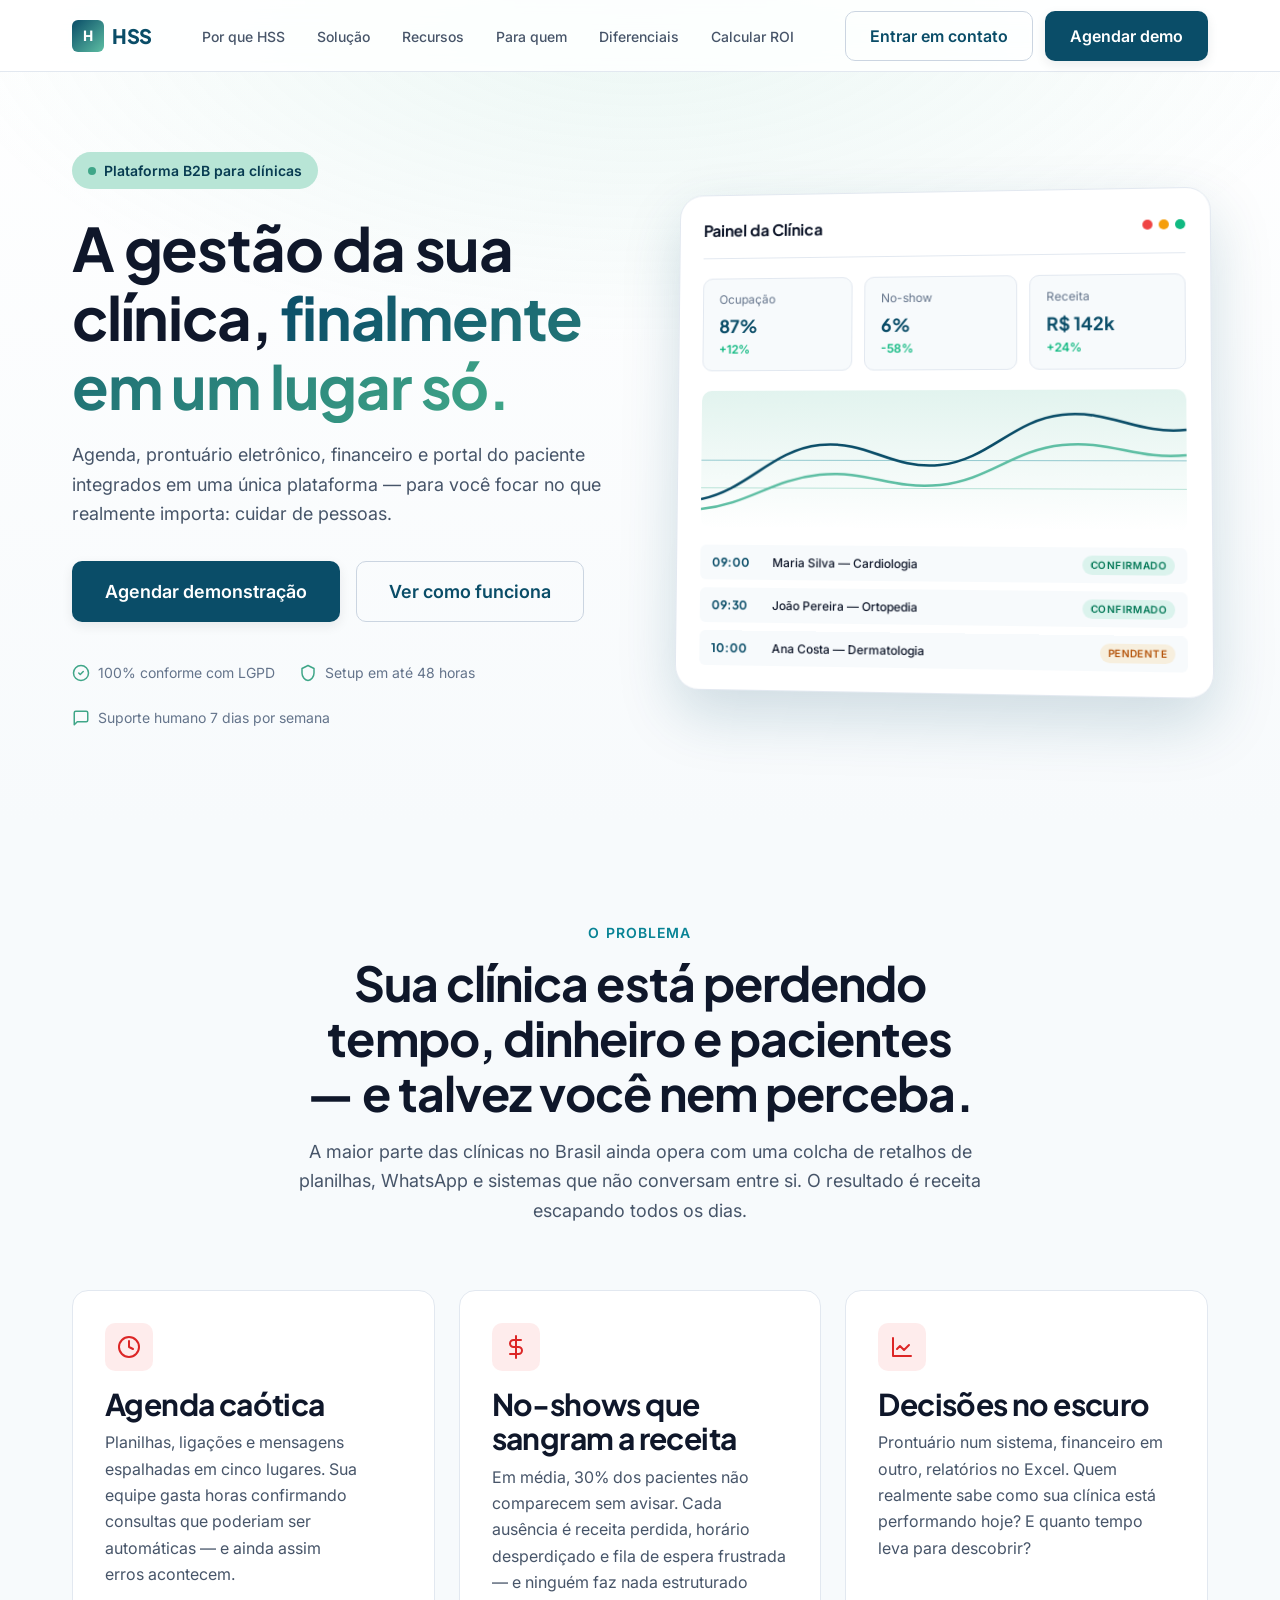
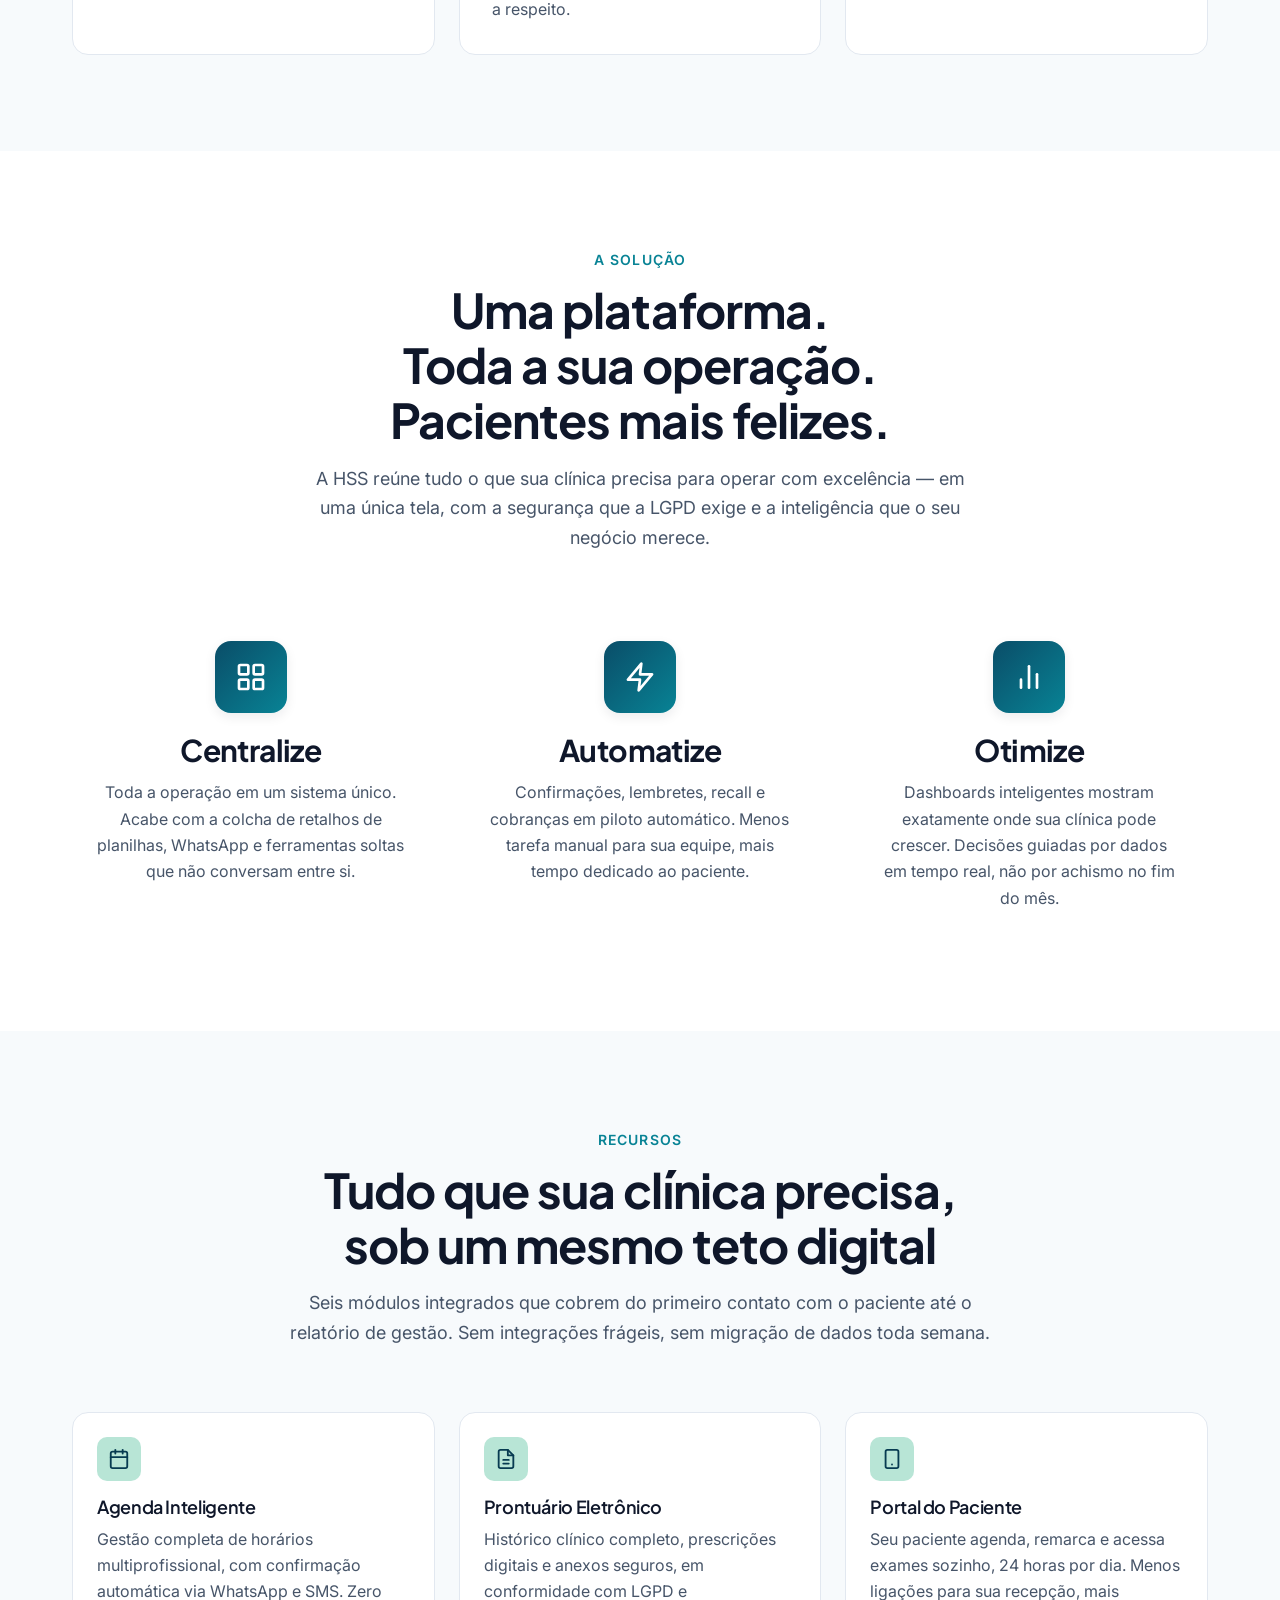
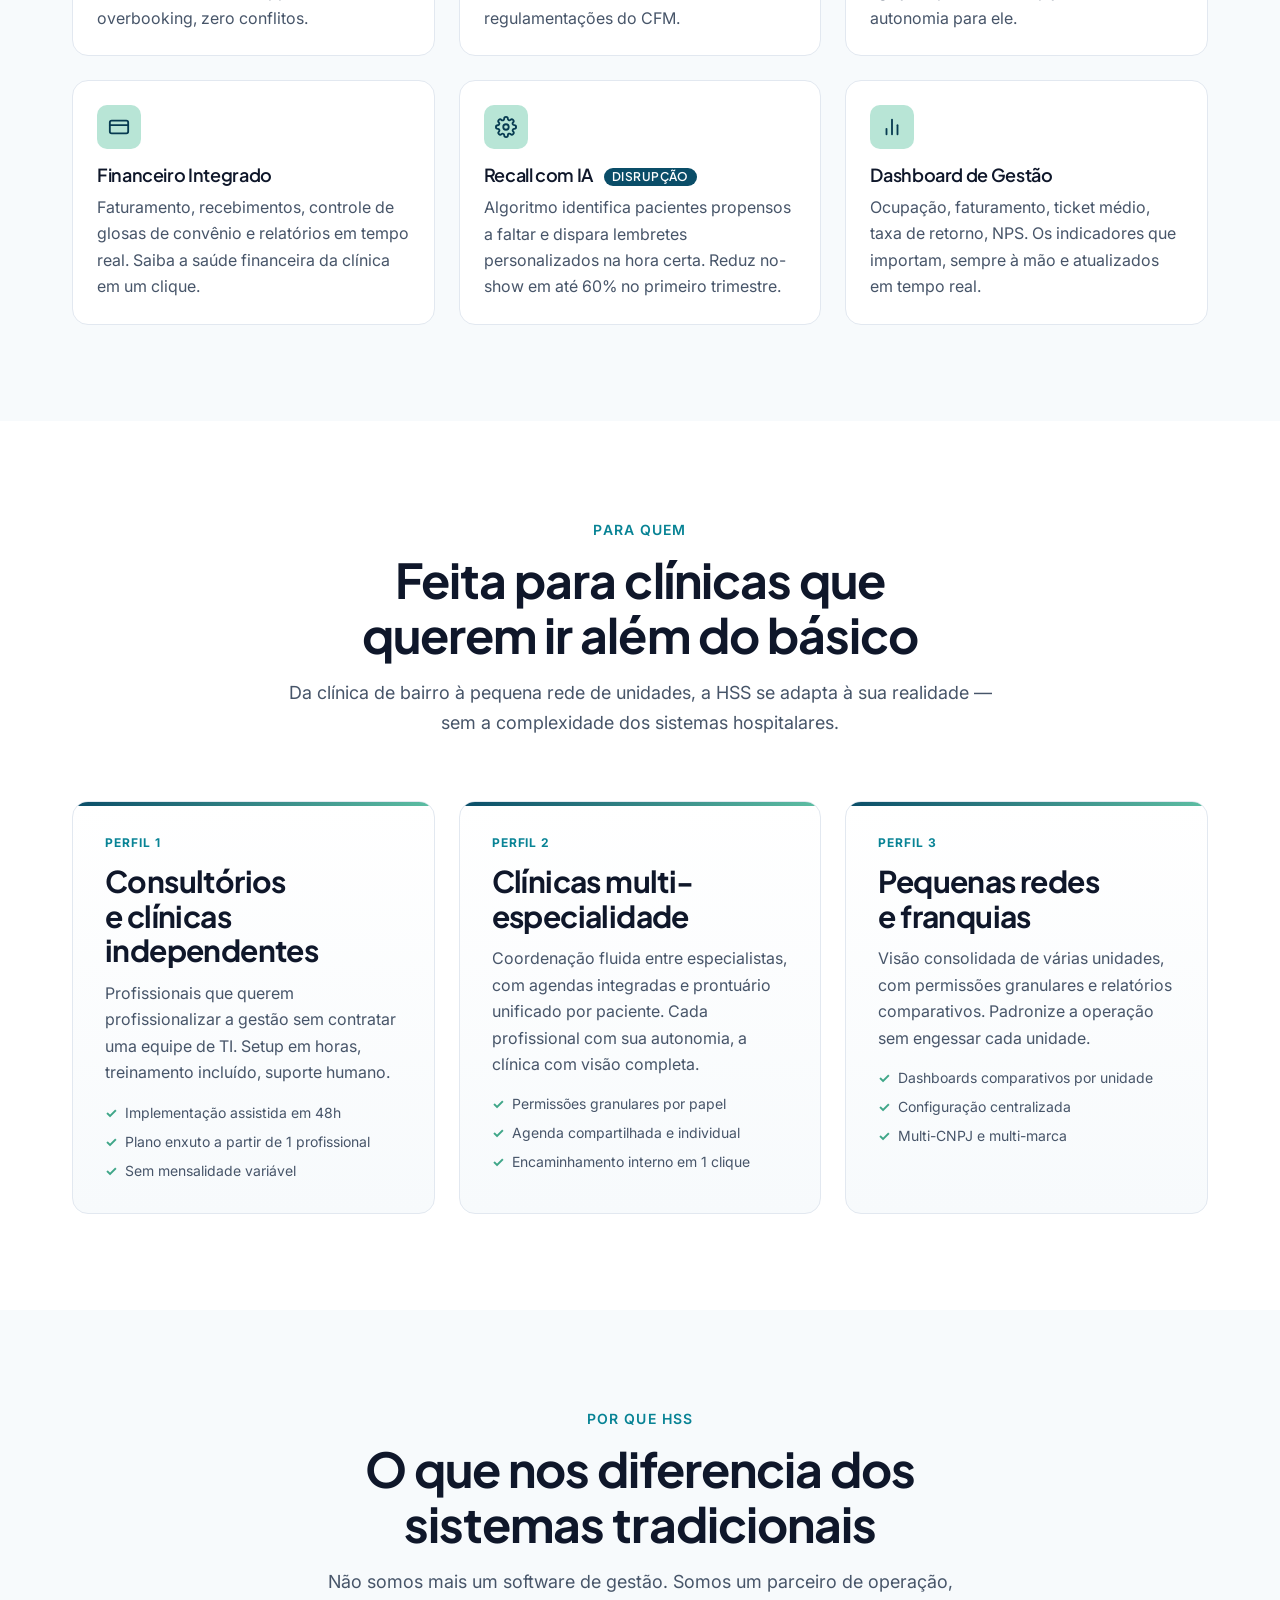
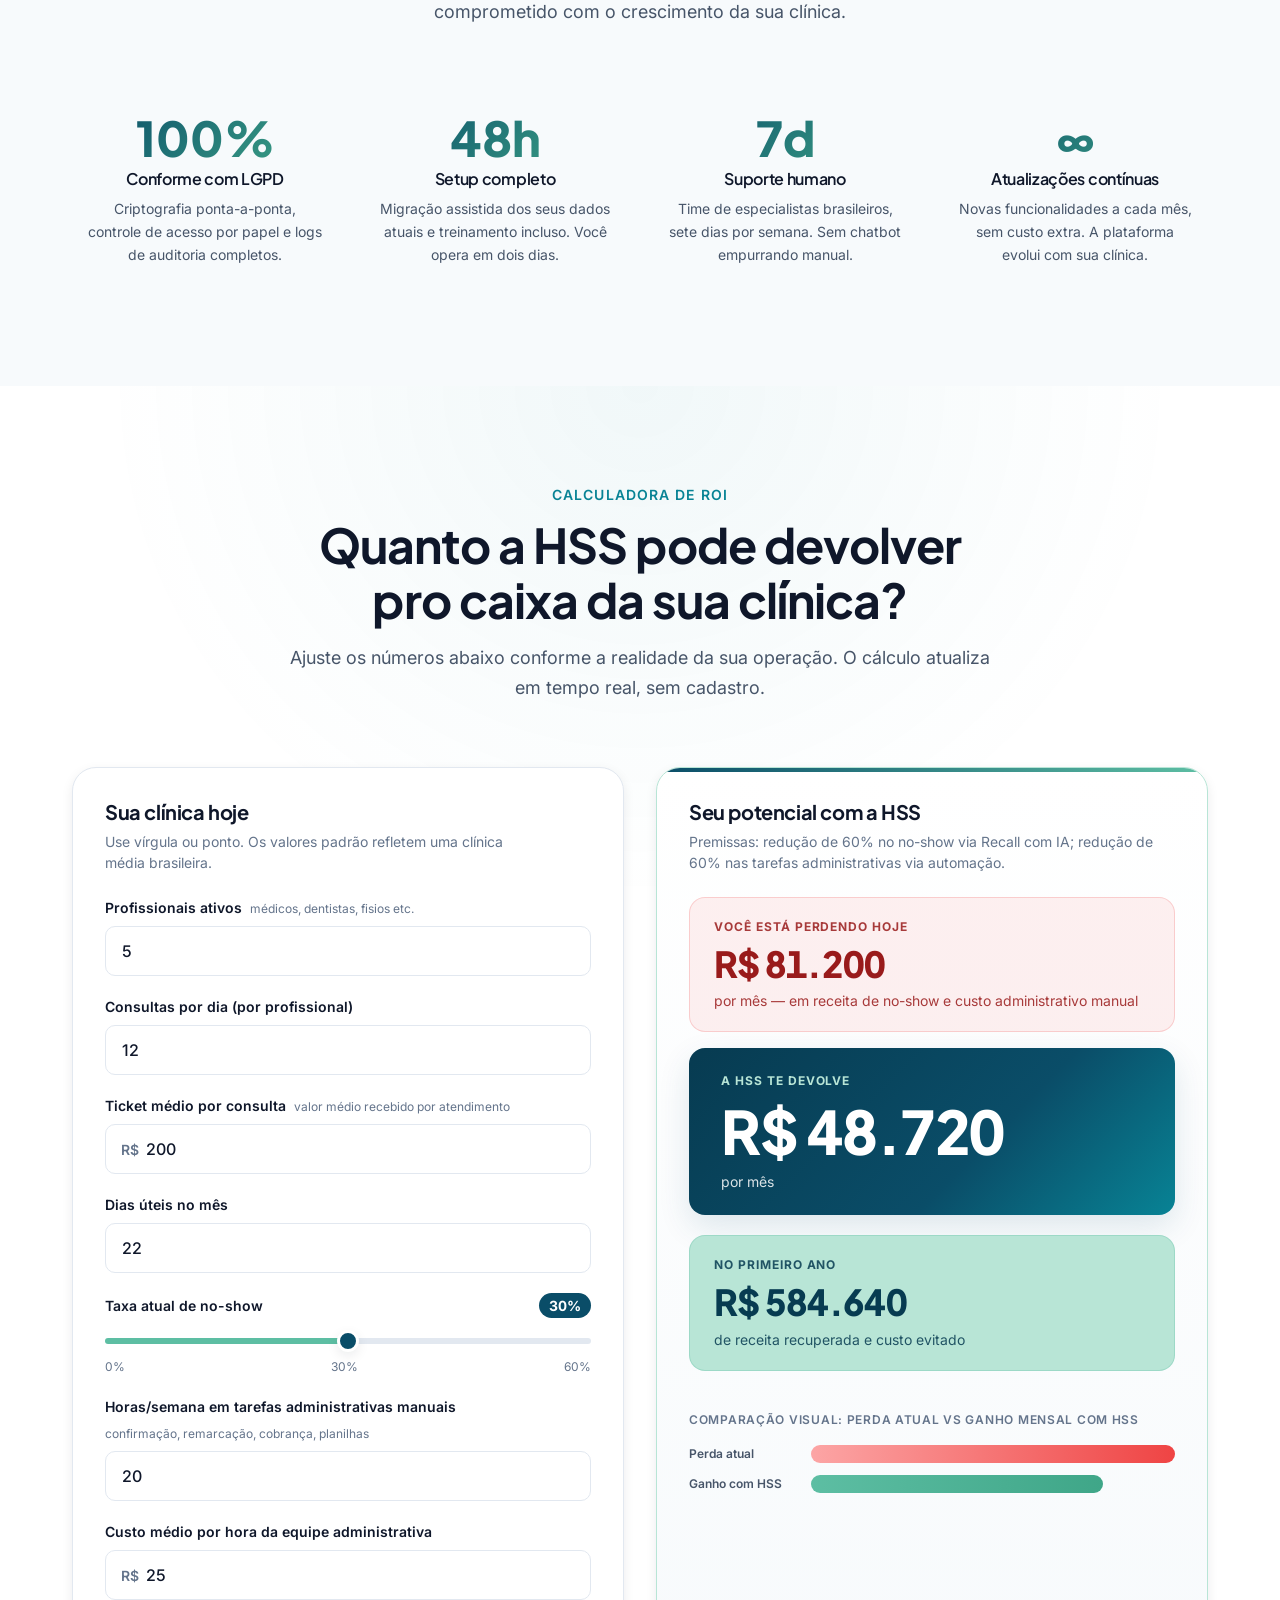
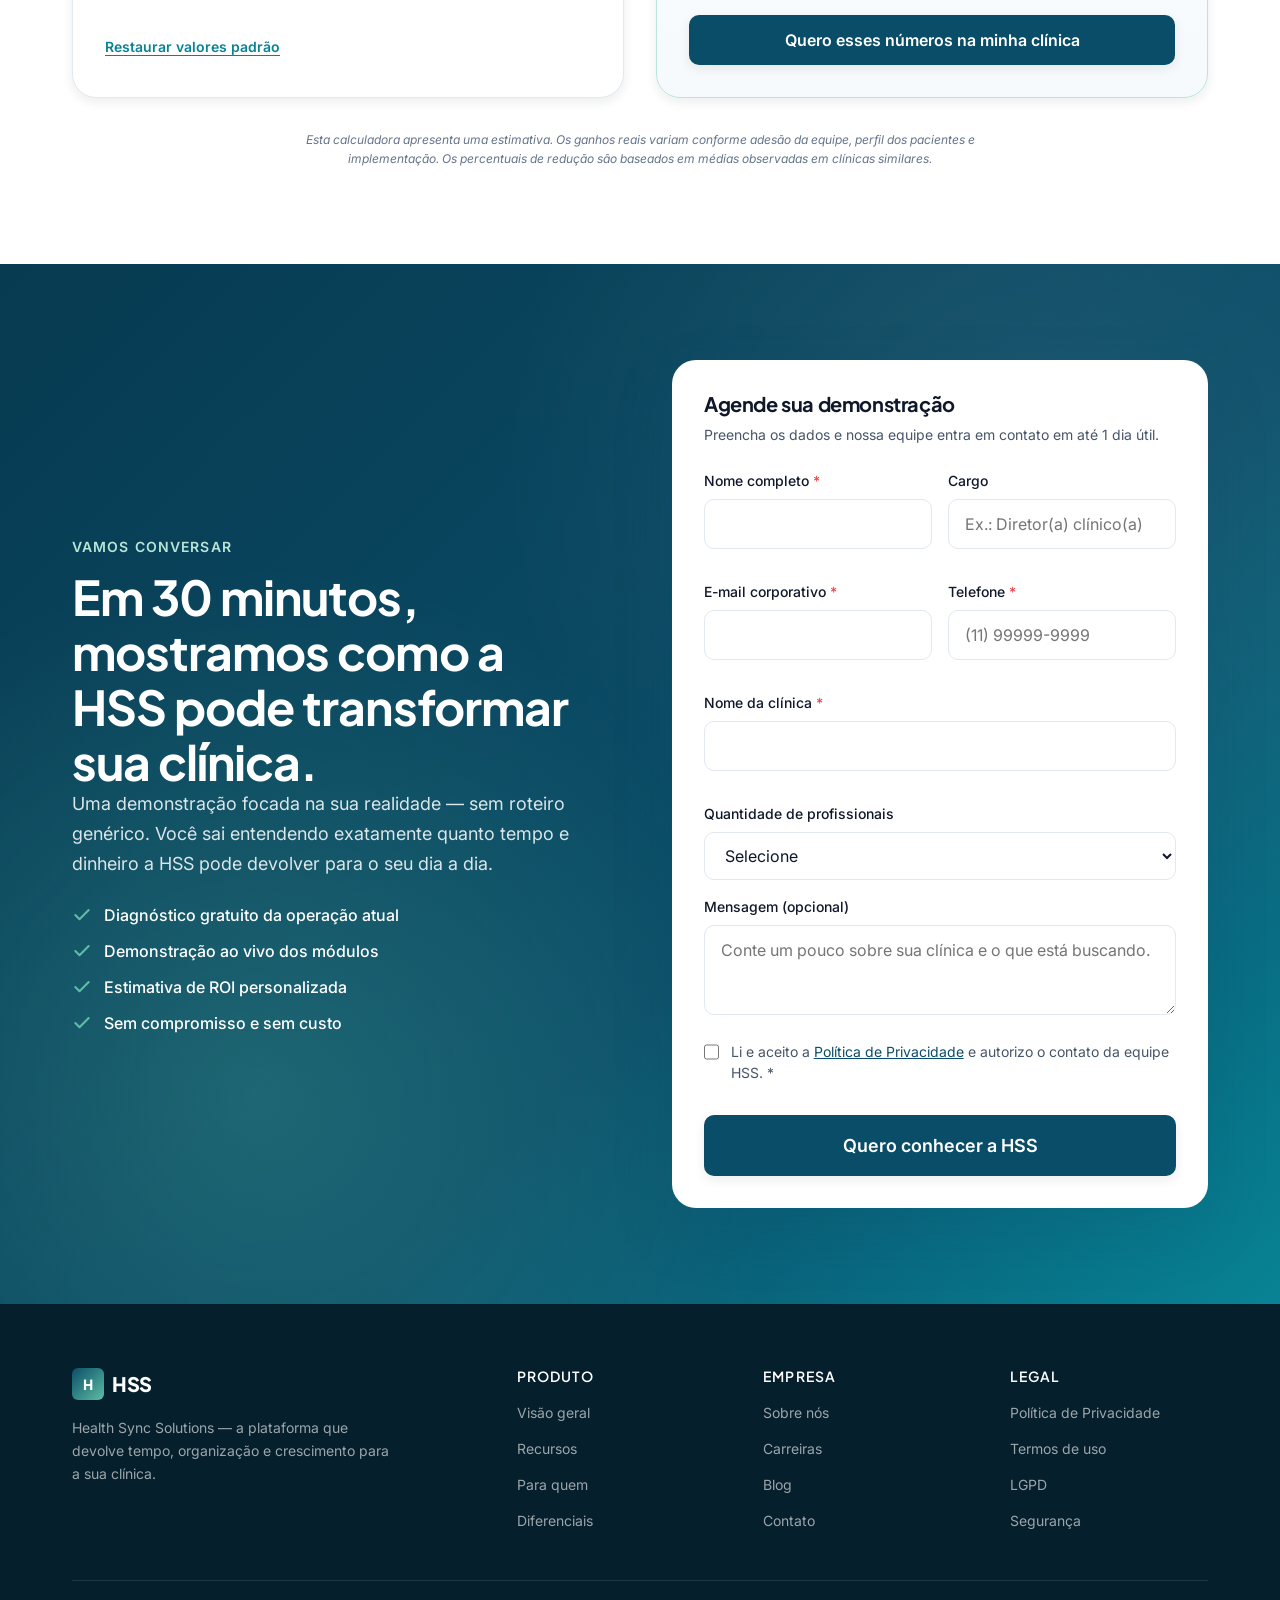
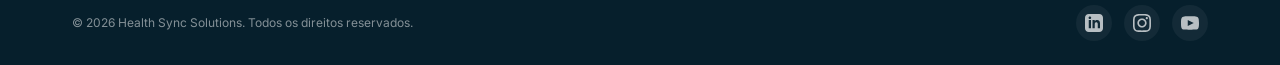
<file: index.html>
<!DOCTYPE html>
<html lang="pt-BR">
<head>
  <meta charset="UTF-8" />
  <meta name="viewport" content="width=device-width, initial-scale=1.0" />
  <meta name="description" content="HSS — Health Sync Solutions. Plataforma completa de gestão para clínicas: agenda, prontuário, financeiro e portal do paciente em um só lugar." />
  <meta name="theme-color" content="#0a4d68" />
  <title>HSS — Health Sync Solutions | Gestão integrada para clínicas</title>

  <!-- Favicon (SVG inline, no extra request) -->
  <link rel="icon" type="image/svg+xml" href="data:image/svg+xml,%3Csvg xmlns='http://www.w3.org/2000/svg' viewBox='0 0 64 64'%3E%3Cdefs%3E%3ClinearGradient id='g' x1='0%25' y1='0%25' x2='100%25' y2='100%25'%3E%3Cstop offset='0%25' stop-color='%230a4d68'/%3E%3Cstop offset='100%25' stop-color='%235dbea3'/%3E%3C/linearGradient%3E%3C/defs%3E%3Crect width='64' height='64' rx='12' fill='url(%23g)'/%3E%3Ctext x='32' y='44' font-family='system-ui,sans-serif' font-size='36' font-weight='800' text-anchor='middle' fill='%23fff'%3EH%3C/text%3E%3C/svg%3E" />

  <!-- Open Graph / social sharing -->
  <meta property="og:type" content="website" />
  <meta property="og:title" content="HSS — Health Sync Solutions | Gestão integrada para clínicas" />
  <meta property="og:description" content="Plataforma B2B que centraliza agenda, prontuário, financeiro e portal do paciente — para clínicas que querem crescer sem perder o controle." />
  <meta property="og:url" content="https://tamyresogasawara.github.io/hss-landing-medtech/" />
  <meta property="og:locale" content="pt_BR" />
  <meta name="twitter:card" content="summary_large_image" />
  <meta name="twitter:title" content="HSS — Health Sync Solutions" />
  <meta name="twitter:description" content="A gestão da sua clínica, finalmente em um lugar só." />

  <link rel="preconnect" href="https://fonts.googleapis.com" />
  <link rel="preconnect" href="https://fonts.gstatic.com" crossorigin />
  <link href="https://fonts.googleapis.com/css2?family=Inter:wght@400;500;600;700&family=Plus+Jakarta+Sans:wght@600;700;800&display=swap" rel="stylesheet" />

  <link rel="stylesheet" href="styles/reset.css" />
  <link rel="stylesheet" href="styles/variables.css" />
  <link rel="stylesheet" href="styles/base.css" />
  <link rel="stylesheet" href="styles/components.css" />
</head>
<body>

  <!-- Skip link — acessibilidade para teclado/leitor de tela -->
  <a href="#main-content" class="skip-link">Pular para o conteúdo principal</a>

  <!-- ========== HEADER / NAV ========== -->
  <header class="header">
    <div class="container header__container">
      <a href="#hero" class="brand" aria-label="HSS Health Sync Solutions">
        <span class="brand__mark">H</span>
        <span>HSS</span>
      </a>

      <nav class="nav" id="primary-nav" aria-label="Navegação principal">
        <ul class="nav__list">
          <li><a href="#problema" class="nav__link">Por que HSS</a></li>
          <li><a href="#solucao" class="nav__link">Solução</a></li>
          <li><a href="#funcionalidades" class="nav__link">Recursos</a></li>
          <li><a href="#para-quem" class="nav__link">Para quem</a></li>
          <li><a href="#diferenciais" class="nav__link">Diferenciais</a></li>
          <li><a href="#roi" class="nav__link">Calcular ROI</a></li>
        </ul>
      </nav>

      <div class="header__cta">
        <a href="#contato" class="btn btn--secondary">Entrar em contato</a>
        <a href="#contato" class="btn btn--primary">Agendar demo</a>
        <button class="menu-toggle" id="menuToggle" aria-controls="primary-nav" aria-expanded="false" aria-label="Abrir menu">
          <svg viewBox="0 0 24 24" fill="none" stroke="currentColor" stroke-width="2" stroke-linecap="round">
            <line x1="3" y1="6" x2="21" y2="6" />
            <line x1="3" y1="12" x2="21" y2="12" />
            <line x1="3" y1="18" x2="21" y2="18" />
          </svg>
        </button>
      </div>
    </div>
  </header>

  <main id="main-content">

    <!-- ========== HERO ========== -->
    <section class="hero" id="hero">
      <div class="container hero__grid">
        <div class="hero__content">
          <span class="hero__badge">Plataforma B2B para clínicas</span>
          <h1 class="hero__title">
            A gestão da sua clínica, <span>finalmente em um lugar só.</span>
          </h1>
          <p class="hero__subtitle">
            Agenda, prontuário eletrônico, financeiro e portal do paciente integrados em uma única plataforma — para você focar no que realmente importa: cuidar de pessoas.
          </p>
          <div class="hero__actions">
            <a href="#contato" class="btn btn--primary btn--lg">Agendar demonstração</a>
            <a href="#solucao" class="btn btn--secondary btn--lg">Ver como funciona</a>
          </div>
          <div class="hero__trust">
            <div class="hero__trust-item">
              <svg viewBox="0 0 24 24" fill="none" stroke="currentColor" stroke-width="2" stroke-linecap="round" stroke-linejoin="round"><path d="M9 12l2 2 4-4" /><circle cx="12" cy="12" r="10" /></svg>
              100% conforme com LGPD
            </div>
            <div class="hero__trust-item">
              <svg viewBox="0 0 24 24" fill="none" stroke="currentColor" stroke-width="2" stroke-linecap="round" stroke-linejoin="round"><path d="M12 2L4 6v6c0 5 3.5 9.5 8 10 4.5-.5 8-5 8-10V6l-8-4z" /></svg>
              Setup em até 48 horas
            </div>
            <div class="hero__trust-item">
              <svg viewBox="0 0 24 24" fill="none" stroke="currentColor" stroke-width="2" stroke-linecap="round" stroke-linejoin="round"><path d="M21 15a2 2 0 0 1-2 2H7l-4 4V5a2 2 0 0 1 2-2h14a2 2 0 0 1 2 2z" /></svg>
              Suporte humano 7 dias por semana
            </div>
          </div>
        </div>

        <div class="hero__visual" aria-hidden="true">
          <div class="dashboard-mockup">
            <div class="dashboard-mockup__header">
              <span class="dashboard-mockup__title">Painel da Clínica</span>
              <div class="dashboard-mockup__dots">
                <span class="dashboard-mockup__dot"></span>
                <span class="dashboard-mockup__dot"></span>
                <span class="dashboard-mockup__dot"></span>
              </div>
            </div>

            <div class="dashboard-mockup__stats">
              <div class="stat-card">
                <div class="stat-card__label">Ocupação</div>
                <div class="stat-card__value">87%</div>
                <div class="stat-card__delta">+12%</div>
              </div>
              <div class="stat-card">
                <div class="stat-card__label">No-show</div>
                <div class="stat-card__value">6%</div>
                <div class="stat-card__delta">-58%</div>
              </div>
              <div class="stat-card">
                <div class="stat-card__label">Receita</div>
                <div class="stat-card__value">R$ 142k</div>
                <div class="stat-card__delta">+24%</div>
              </div>
            </div>

            <div class="dashboard-mockup__chart"></div>

            <div class="dashboard-mockup__list">
              <div class="appointment-row">
                <span class="appointment-row__time">09:00</span>
                <span class="appointment-row__name">Maria Silva — Cardiologia</span>
                <span class="appointment-row__status appointment-row__status--confirmed">Confirmado</span>
              </div>
              <div class="appointment-row">
                <span class="appointment-row__time">09:30</span>
                <span class="appointment-row__name">João Pereira — Ortopedia</span>
                <span class="appointment-row__status appointment-row__status--confirmed">Confirmado</span>
              </div>
              <div class="appointment-row">
                <span class="appointment-row__time">10:00</span>
                <span class="appointment-row__name">Ana Costa — Dermatologia</span>
                <span class="appointment-row__status appointment-row__status--pending">Pendente</span>
              </div>
            </div>
          </div>
        </div>
      </div>
    </section>


    <!-- ========== PROBLEM ========== -->
    <section class="section section--soft" id="problema">
      <div class="container">
        <header class="section__header">
          <span class="section__eyebrow">O problema</span>
          <h2 class="section__title">Sua clínica está perdendo tempo, dinheiro e pacientes — e talvez você nem perceba.</h2>
          <p class="section__subtitle">
            A maior parte das clínicas no Brasil ainda opera com uma colcha de retalhos de planilhas, WhatsApp e sistemas que não conversam entre si. O resultado é receita escapando todos os dias.
          </p>
        </header>

        <div class="problem-grid">
          <article class="problem-card">
            <div class="problem-card__icon" aria-hidden="true">
              <svg viewBox="0 0 24 24" fill="none" stroke="currentColor" stroke-width="2" stroke-linecap="round" stroke-linejoin="round">
                <circle cx="12" cy="12" r="10" /><polyline points="12 6 12 12 16 14" />
              </svg>
            </div>
            <h3 class="problem-card__title">Agenda caótica</h3>
            <p>Planilhas, ligações e mensagens espalhadas em cinco lugares. Sua equipe gasta horas confirmando consultas que poderiam ser automáticas — e ainda assim erros acontecem.</p>
          </article>

          <article class="problem-card">
            <div class="problem-card__icon" aria-hidden="true">
              <svg viewBox="0 0 24 24" fill="none" stroke="currentColor" stroke-width="2" stroke-linecap="round" stroke-linejoin="round">
                <line x1="12" y1="1" x2="12" y2="23" /><path d="M17 5H9.5a3.5 3.5 0 0 0 0 7h5a3.5 3.5 0 0 1 0 7H6" />
              </svg>
            </div>
            <h3 class="problem-card__title">No-shows que sangram a receita</h3>
            <p>Em média, 30% dos pacientes não comparecem sem avisar. Cada ausência é receita perdida, horário desperdiçado e fila de espera frustrada — e ninguém faz nada estruturado a respeito.</p>
          </article>

          <article class="problem-card">
            <div class="problem-card__icon" aria-hidden="true">
              <svg viewBox="0 0 24 24" fill="none" stroke="currentColor" stroke-width="2" stroke-linecap="round" stroke-linejoin="round">
                <path d="M3 3v18h18" /><path d="M7 14l3-3 4 4 5-5" />
              </svg>
            </div>
            <h3 class="problem-card__title">Decisões no escuro</h3>
            <p>Prontuário num sistema, financeiro em outro, relatórios no Excel. Quem realmente sabe como sua clínica está performando hoje? E quanto tempo leva para descobrir?</p>
          </article>
        </div>
      </div>
    </section>


    <!-- ========== SOLUTION ========== -->
    <section class="section" id="solucao">
      <div class="container">
        <header class="section__header">
          <span class="section__eyebrow">A solução</span>
          <h2 class="section__title">Uma plataforma. Toda a sua operação. Pacientes mais felizes.</h2>
          <p class="section__subtitle">
            A HSS reúne tudo o que sua clínica precisa para operar com excelência — em uma única tela, com a segurança que a LGPD exige e a inteligência que o seu negócio merece.
          </p>
        </header>

        <div class="solution-grid">
          <article class="pillar-card">
            <div class="pillar-card__icon" aria-hidden="true">
              <svg viewBox="0 0 24 24" fill="none" stroke="currentColor" stroke-width="2" stroke-linecap="round" stroke-linejoin="round">
                <rect x="3" y="3" width="7" height="7" rx="1" /><rect x="14" y="3" width="7" height="7" rx="1" /><rect x="3" y="14" width="7" height="7" rx="1" /><rect x="14" y="14" width="7" height="7" rx="1" />
              </svg>
            </div>
            <h3 class="pillar-card__title">Centralize</h3>
            <p>Toda a operação em um sistema único. Acabe com a colcha de retalhos de planilhas, WhatsApp e ferramentas soltas que não conversam entre si.</p>
          </article>

          <article class="pillar-card">
            <div class="pillar-card__icon" aria-hidden="true">
              <svg viewBox="0 0 24 24" fill="none" stroke="currentColor" stroke-width="2" stroke-linecap="round" stroke-linejoin="round">
                <polygon points="13 2 3 14 12 14 11 22 21 10 12 10 13 2" />
              </svg>
            </div>
            <h3 class="pillar-card__title">Automatize</h3>
            <p>Confirmações, lembretes, recall e cobranças em piloto automático. Menos tarefa manual para sua equipe, mais tempo dedicado ao paciente.</p>
          </article>

          <article class="pillar-card">
            <div class="pillar-card__icon" aria-hidden="true">
              <svg viewBox="0 0 24 24" fill="none" stroke="currentColor" stroke-width="2" stroke-linecap="round" stroke-linejoin="round">
                <line x1="18" y1="20" x2="18" y2="10" /><line x1="12" y1="20" x2="12" y2="4" /><line x1="6" y1="20" x2="6" y2="14" />
              </svg>
            </div>
            <h3 class="pillar-card__title">Otimize</h3>
            <p>Dashboards inteligentes mostram exatamente onde sua clínica pode crescer. Decisões guiadas por dados em tempo real, não por achismo no fim do mês.</p>
          </article>
        </div>
      </div>
    </section>


    <!-- ========== FEATURES ========== -->
    <section class="section section--soft" id="funcionalidades">
      <div class="container">
        <header class="section__header">
          <span class="section__eyebrow">Recursos</span>
          <h2 class="section__title">Tudo que sua clínica precisa, sob um mesmo teto digital</h2>
          <p class="section__subtitle">
            Seis módulos integrados que cobrem do primeiro contato com o paciente até o relatório de gestão. Sem integrações frágeis, sem migração de dados toda semana.
          </p>
        </header>

        <div class="features-grid">
          <article class="feature-card">
            <div class="feature-card__icon" aria-hidden="true">
              <svg viewBox="0 0 24 24" fill="none" stroke="currentColor" stroke-width="2" stroke-linecap="round" stroke-linejoin="round">
                <rect x="3" y="4" width="18" height="18" rx="2" ry="2" /><line x1="16" y1="2" x2="16" y2="6" /><line x1="8" y1="2" x2="8" y2="6" /><line x1="3" y1="10" x2="21" y2="10" />
              </svg>
            </div>
            <h3 class="feature-card__title">Agenda Inteligente</h3>
            <p>Gestão completa de horários multiprofissional, com confirmação automática via WhatsApp e SMS. Zero overbooking, zero conflitos.</p>
          </article>

          <article class="feature-card">
            <div class="feature-card__icon" aria-hidden="true">
              <svg viewBox="0 0 24 24" fill="none" stroke="currentColor" stroke-width="2" stroke-linecap="round" stroke-linejoin="round">
                <path d="M14 2H6a2 2 0 0 0-2 2v16a2 2 0 0 0 2 2h12a2 2 0 0 0 2-2V8z" /><polyline points="14 2 14 8 20 8" /><line x1="9" y1="13" x2="15" y2="13" /><line x1="9" y1="17" x2="15" y2="17" />
              </svg>
            </div>
            <h3 class="feature-card__title">Prontuário Eletrônico</h3>
            <p>Histórico clínico completo, prescrições digitais e anexos seguros, em conformidade com LGPD e regulamentações do CFM.</p>
          </article>

          <article class="feature-card">
            <div class="feature-card__icon" aria-hidden="true">
              <svg viewBox="0 0 24 24" fill="none" stroke="currentColor" stroke-width="2" stroke-linecap="round" stroke-linejoin="round">
                <rect x="5" y="2" width="14" height="20" rx="2" ry="2" /><line x1="12" y1="18" x2="12.01" y2="18" />
              </svg>
            </div>
            <h3 class="feature-card__title">Portal do Paciente</h3>
            <p>Seu paciente agenda, remarca e acessa exames sozinho, 24 horas por dia. Menos ligações para sua recepção, mais autonomia para ele.</p>
          </article>

          <article class="feature-card">
            <div class="feature-card__icon" aria-hidden="true">
              <svg viewBox="0 0 24 24" fill="none" stroke="currentColor" stroke-width="2" stroke-linecap="round" stroke-linejoin="round">
                <rect x="2" y="5" width="20" height="14" rx="2" /><line x1="2" y1="10" x2="22" y2="10" />
              </svg>
            </div>
            <h3 class="feature-card__title">Financeiro Integrado</h3>
            <p>Faturamento, recebimentos, controle de glosas de convênio e relatórios em tempo real. Saiba a saúde financeira da clínica em um clique.</p>
          </article>

          <article class="feature-card">
            <div class="feature-card__icon" aria-hidden="true">
              <svg viewBox="0 0 24 24" fill="none" stroke="currentColor" stroke-width="2" stroke-linecap="round" stroke-linejoin="round">
                <circle cx="12" cy="12" r="3" /><path d="M19.4 15a1.65 1.65 0 0 0 .33 1.82l.06.06a2 2 0 0 1-2.83 2.83l-.06-.06a1.65 1.65 0 0 0-1.82-.33 1.65 1.65 0 0 0-1 1.51V21a2 2 0 0 1-4 0v-.09A1.65 1.65 0 0 0 9 19.4a1.65 1.65 0 0 0-1.82.33l-.06.06a2 2 0 0 1-2.83-2.83l.06-.06a1.65 1.65 0 0 0 .33-1.82 1.65 1.65 0 0 0-1.51-1H3a2 2 0 0 1 0-4h.09A1.65 1.65 0 0 0 4.6 9a1.65 1.65 0 0 0-.33-1.82l-.06-.06a2 2 0 0 1 2.83-2.83l.06.06a1.65 1.65 0 0 0 1.82.33H9a1.65 1.65 0 0 0 1-1.51V3a2 2 0 0 1 4 0v.09a1.65 1.65 0 0 0 1 1.51 1.65 1.65 0 0 0 1.82-.33l.06-.06a2 2 0 0 1 2.83 2.83l-.06.06a1.65 1.65 0 0 0-.33 1.82V9a1.65 1.65 0 0 0 1.51 1H21a2 2 0 0 1 0 4h-.09a1.65 1.65 0 0 0-1.51 1z" />
              </svg>
            </div>
            <h3 class="feature-card__title">Recall com IA <span class="feature-card__badge">Disrupção</span></h3>
            <p>Algoritmo identifica pacientes propensos a faltar e dispara lembretes personalizados na hora certa. Reduz no-show em até 60% no primeiro trimestre.</p>
          </article>

          <article class="feature-card">
            <div class="feature-card__icon" aria-hidden="true">
              <svg viewBox="0 0 24 24" fill="none" stroke="currentColor" stroke-width="2" stroke-linecap="round" stroke-linejoin="round">
                <line x1="18" y1="20" x2="18" y2="10" /><line x1="12" y1="20" x2="12" y2="4" /><line x1="6" y1="20" x2="6" y2="14" />
              </svg>
            </div>
            <h3 class="feature-card__title">Dashboard de Gestão</h3>
            <p>Ocupação, faturamento, ticket médio, taxa de retorno, NPS. Os indicadores que importam, sempre à mão e atualizados em tempo real.</p>
          </article>
        </div>
      </div>
    </section>


    <!-- ========== AUDIENCE ========== -->
    <section class="section" id="para-quem">
      <div class="container">
        <header class="section__header">
          <span class="section__eyebrow">Para quem</span>
          <h2 class="section__title">Feita para clínicas que querem ir além do básico</h2>
          <p class="section__subtitle">
            Da clínica de bairro à pequena rede de unidades, a HSS se adapta à sua realidade — sem a complexidade dos sistemas hospitalares.
          </p>
        </header>

        <div class="audience-grid">
          <article class="audience-card">
            <div class="audience-card__role">Perfil 1</div>
            <h3 class="audience-card__title">Consultórios e clínicas independentes</h3>
            <p>Profissionais que querem profissionalizar a gestão sem contratar uma equipe de TI. Setup em horas, treinamento incluído, suporte humano.</p>
            <ul class="audience-card__list">
              <li>Implementação assistida em 48h</li>
              <li>Plano enxuto a partir de 1 profissional</li>
              <li>Sem mensalidade variável</li>
            </ul>
          </article>

          <article class="audience-card">
            <div class="audience-card__role">Perfil 2</div>
            <h3 class="audience-card__title">Clínicas multi-especialidade</h3>
            <p>Coordenação fluida entre especialistas, com agendas integradas e prontuário unificado por paciente. Cada profissional com sua autonomia, a clínica com visão completa.</p>
            <ul class="audience-card__list">
              <li>Permissões granulares por papel</li>
              <li>Agenda compartilhada e individual</li>
              <li>Encaminhamento interno em 1 clique</li>
            </ul>
          </article>

          <article class="audience-card">
            <div class="audience-card__role">Perfil 3</div>
            <h3 class="audience-card__title">Pequenas redes e franquias</h3>
            <p>Visão consolidada de várias unidades, com permissões granulares e relatórios comparativos. Padronize a operação sem engessar cada unidade.</p>
            <ul class="audience-card__list">
              <li>Dashboards comparativos por unidade</li>
              <li>Configuração centralizada</li>
              <li>Multi-CNPJ e multi-marca</li>
            </ul>
          </article>
        </div>
      </div>
    </section>


    <!-- ========== DIFFERENTIATORS ========== -->
    <section class="section section--soft" id="diferenciais">
      <div class="container">
        <header class="section__header">
          <span class="section__eyebrow">Por que HSS</span>
          <h2 class="section__title">O que nos diferencia dos sistemas tradicionais</h2>
          <p class="section__subtitle">
            Não somos mais um software de gestão. Somos um parceiro de operação, comprometido com o crescimento da sua clínica.
          </p>
        </header>

        <div class="differentiators-grid">
          <article class="diff-card">
            <div class="diff-card__number">100%</div>
            <h4 class="diff-card__title">Conforme com LGPD</h4>
            <p class="diff-card__text">Criptografia ponta-a-ponta, controle de acesso por papel e logs de auditoria completos.</p>
          </article>

          <article class="diff-card">
            <div class="diff-card__number">48h</div>
            <h4 class="diff-card__title">Setup completo</h4>
            <p class="diff-card__text">Migração assistida dos seus dados atuais e treinamento incluso. Você opera em dois dias.</p>
          </article>

          <article class="diff-card">
            <div class="diff-card__number">7d</div>
            <h4 class="diff-card__title">Suporte humano</h4>
            <p class="diff-card__text">Time de especialistas brasileiros, sete dias por semana. Sem chatbot empurrando manual.</p>
          </article>

          <article class="diff-card">
            <div class="diff-card__number">∞</div>
            <h4 class="diff-card__title">Atualizações contínuas</h4>
            <p class="diff-card__text">Novas funcionalidades a cada mês, sem custo extra. A plataforma evolui com sua clínica.</p>
          </article>
        </div>
      </div>
    </section>


    <!-- ========== ROI CALCULATOR ========== -->
    <section class="section roi-section" id="roi" aria-labelledby="roi-title">
      <div class="container">
        <header class="section__header">
          <span class="section__eyebrow">Calculadora de ROI</span>
          <h2 class="section__title" id="roi-title">Quanto a HSS pode devolver pro caixa da sua clínica?</h2>
          <p class="section__subtitle">
            Ajuste os números abaixo conforme a realidade da sua operação. O cálculo atualiza em tempo real, sem cadastro.
          </p>
        </header>

        <div class="roi-grid">

          <!-- INPUTS -->
          <div class="roi-panel roi-panel--inputs">
            <h3 class="roi-panel__title">Sua clínica hoje</h3>
            <p class="roi-panel__caption">Use vírgula ou ponto. Os valores padrão refletem uma clínica média brasileira.</p>

            <form class="roi-form" id="roiForm" novalidate>
              <div class="roi-field">
                <label class="roi-label" for="roi-profissionais">
                  Profissionais ativos
                  <span class="roi-hint" aria-hidden="true">médicos, dentistas, fisios etc.</span>
                </label>
                <input class="roi-input" type="number" id="roi-profissionais" name="profissionais" value="5" min="1" max="500" inputmode="numeric" />
              </div>

              <div class="roi-field">
                <label class="roi-label" for="roi-consultas-dia">
                  Consultas por dia (por profissional)
                </label>
                <input class="roi-input" type="number" id="roi-consultas-dia" name="consultasDia" value="12" min="1" max="60" inputmode="numeric" />
              </div>

              <div class="roi-field">
                <label class="roi-label" for="roi-ticket">
                  Ticket médio por consulta
                  <span class="roi-hint" aria-hidden="true">valor médio recebido por atendimento</span>
                </label>
                <div class="roi-input-group">
                  <span class="roi-input-prefix" aria-hidden="true">R$</span>
                  <input class="roi-input roi-input--with-prefix" type="number" id="roi-ticket" name="ticket" value="200" min="0" step="10" inputmode="decimal" />
                </div>
              </div>

              <div class="roi-field">
                <label class="roi-label" for="roi-dias-mes">
                  Dias úteis no mês
                </label>
                <input class="roi-input" type="number" id="roi-dias-mes" name="diasMes" value="22" min="1" max="31" inputmode="numeric" />
              </div>

              <div class="roi-field">
                <label class="roi-label" for="roi-no-show">
                  Taxa atual de no-show
                  <output class="roi-slider-value" for="roi-no-show" id="roi-no-show-display" aria-live="polite">30%</output>
                </label>
                <input class="roi-slider" type="range" id="roi-no-show" name="noShow" value="30" min="0" max="60" step="1" aria-valuemin="0" aria-valuemax="60" />
                <div class="roi-slider-scale" aria-hidden="true">
                  <span>0%</span><span>30%</span><span>60%</span>
                </div>
              </div>

              <div class="roi-field">
                <label class="roi-label" for="roi-horas-admin">
                  Horas/semana em tarefas administrativas manuais
                  <span class="roi-hint" aria-hidden="true">confirmação, remarcação, cobrança, planilhas</span>
                </label>
                <input class="roi-input" type="number" id="roi-horas-admin" name="horasAdmin" value="20" min="0" max="200" inputmode="numeric" />
              </div>

              <div class="roi-field">
                <label class="roi-label" for="roi-custo-hora">
                  Custo médio por hora da equipe administrativa
                </label>
                <div class="roi-input-group">
                  <span class="roi-input-prefix" aria-hidden="true">R$</span>
                  <input class="roi-input roi-input--with-prefix" type="number" id="roi-custo-hora" name="custoHora" value="25" min="0" step="1" inputmode="decimal" />
                </div>
              </div>

              <button type="reset" class="roi-reset" id="roiReset">Restaurar valores padrão</button>
            </form>
          </div>


          <!-- OUTPUTS -->
          <div class="roi-panel roi-panel--outputs" aria-live="polite" aria-atomic="true">
            <h3 class="roi-panel__title">Seu potencial com a HSS</h3>
            <p class="roi-panel__caption">Premissas: redução de 60% no no-show via Recall com IA; redução de 60% nas tarefas administrativas via automação.</p>

            <div class="roi-result roi-result--loss">
              <span class="roi-result__label">Você está perdendo hoje</span>
              <span class="roi-result__value" id="roi-perda-mensal">R$ 0</span>
              <span class="roi-result__hint">por mês — em receita de no-show e custo administrativo manual</span>
            </div>

            <div class="roi-result roi-result--gain roi-result--hero">
              <span class="roi-result__label">A HSS te devolve</span>
              <span class="roi-result__value" id="roi-recuperado-mensal">R$ 0</span>
              <span class="roi-result__hint">por mês</span>
            </div>

            <div class="roi-result roi-result--annual">
              <span class="roi-result__label">No primeiro ano</span>
              <span class="roi-result__value" id="roi-recuperado-anual">R$ 0</span>
              <span class="roi-result__hint">de receita recuperada e custo evitado</span>
            </div>

            <!-- Visual comparison bars -->
            <div class="roi-chart" role="img" aria-labelledby="roi-chart-label">
              <div class="roi-chart__label" id="roi-chart-label">Comparação visual: perda atual vs ganho mensal com HSS</div>
              <div class="roi-chart__row">
                <span class="roi-chart__caption">Perda atual</span>
                <div class="roi-chart__bar roi-chart__bar--loss" id="roi-bar-perda" style="width: 0%;"></div>
              </div>
              <div class="roi-chart__row">
                <span class="roi-chart__caption">Ganho com HSS</span>
                <div class="roi-chart__bar roi-chart__bar--gain" id="roi-bar-gain" style="width: 0%;"></div>
              </div>
            </div>

            <a href="#contato" class="btn btn--primary btn--full roi-cta">Quero esses números na minha clínica</a>
          </div>

        </div>

        <p class="roi-disclaimer">
          Esta calculadora apresenta uma estimativa. Os ganhos reais variam conforme adesão da equipe, perfil dos pacientes e implementação. Os percentuais de redução são baseados em médias observadas em clínicas similares.
        </p>
      </div>
    </section>


    <!-- ========== CTA + FORM ========== -->
    <section class="section cta-section" id="contato">
      <div class="container">
        <div class="cta-grid">
          <div class="cta-content">
            <span class="section__eyebrow">Vamos conversar</span>
            <h2>Em 30 minutos, mostramos como a HSS pode transformar sua clínica.</h2>
            <p>
              Uma demonstração focada na sua realidade — sem roteiro genérico. Você sai entendendo exatamente quanto tempo e dinheiro a HSS pode devolver para o seu dia a dia.
            </p>
            <ul class="cta-content__list">
              <li>
                <svg viewBox="0 0 24 24" fill="none" stroke="currentColor" stroke-width="2.5" stroke-linecap="round" stroke-linejoin="round"><polyline points="20 6 9 17 4 12" /></svg>
                Diagnóstico gratuito da operação atual
              </li>
              <li>
                <svg viewBox="0 0 24 24" fill="none" stroke="currentColor" stroke-width="2.5" stroke-linecap="round" stroke-linejoin="round"><polyline points="20 6 9 17 4 12" /></svg>
                Demonstração ao vivo dos módulos
              </li>
              <li>
                <svg viewBox="0 0 24 24" fill="none" stroke="currentColor" stroke-width="2.5" stroke-linecap="round" stroke-linejoin="round"><polyline points="20 6 9 17 4 12" /></svg>
                Estimativa de ROI personalizada
              </li>
              <li>
                <svg viewBox="0 0 24 24" fill="none" stroke="currentColor" stroke-width="2.5" stroke-linecap="round" stroke-linejoin="round"><polyline points="20 6 9 17 4 12" /></svg>
                Sem compromisso e sem custo
              </li>
            </ul>
          </div>

          <form
            class="lead-form"
            id="leadForm"
            action="https://formspree.io/f/xeenpkel"
            method="POST"
            novalidate
            aria-labelledby="leadFormTitle"
          >
            <h3 class="lead-form__title" id="leadFormTitle" tabindex="-1">Agende sua demonstração</h3>
            <p class="lead-form__subtitle">Preencha os dados e nossa equipe entra em contato em até 1 dia útil.</p>

            <!-- Honeypot anti-spam — invisível pra usuários, capturado pelo Formspree -->
            <input type="text" name="_gotcha" tabindex="-1" autocomplete="off" class="honeypot" aria-hidden="true" />

            <!-- Assunto do email recebido pelo Formspree -->
            <input type="hidden" name="_subject" value="Novo lead HSS — Demonstração" />

            <div class="form-row">
              <div class="form-group">
                <label class="form-label" for="nome">Nome completo <span class="required" aria-label="obrigatório">*</span></label>
                <input
                  class="form-input"
                  type="text"
                  id="nome"
                  name="nome"
                  required
                  autocomplete="name"
                  aria-describedby="nome-error"
                />
                <small class="form-error" id="nome-error" aria-live="polite"></small>
              </div>
              <div class="form-group">
                <label class="form-label" for="cargo">Cargo</label>
                <input
                  class="form-input"
                  type="text"
                  id="cargo"
                  name="cargo"
                  autocomplete="organization-title"
                  placeholder="Ex.: Diretor(a) clínico(a)"
                />
              </div>
            </div>

            <div class="form-row">
              <div class="form-group">
                <label class="form-label" for="email">E-mail corporativo <span class="required" aria-label="obrigatório">*</span></label>
                <input
                  class="form-input"
                  type="email"
                  id="email"
                  name="email"
                  required
                  autocomplete="email"
                  aria-describedby="email-error"
                />
                <small class="form-error" id="email-error" aria-live="polite"></small>
              </div>
              <div class="form-group">
                <label class="form-label" for="telefone">Telefone <span class="required" aria-label="obrigatório">*</span></label>
                <input
                  class="form-input"
                  type="tel"
                  id="telefone"
                  name="telefone"
                  required
                  autocomplete="tel"
                  placeholder="(11) 99999-9999"
                  aria-describedby="telefone-error"
                />
                <small class="form-error" id="telefone-error" aria-live="polite"></small>
              </div>
            </div>

            <div class="form-group">
              <label class="form-label" for="clinica">Nome da clínica <span class="required" aria-label="obrigatório">*</span></label>
              <input
                class="form-input"
                type="text"
                id="clinica"
                name="clinica"
                required
                autocomplete="organization"
                aria-describedby="clinica-error"
              />
              <small class="form-error" id="clinica-error" aria-live="polite"></small>
            </div>

            <div class="form-group">
              <label class="form-label" for="profissionais">Quantidade de profissionais</label>
              <select class="form-select" id="profissionais" name="profissionais">
                <option value="">Selecione</option>
                <option value="1">Apenas eu</option>
                <option value="2-5">2 a 5 profissionais</option>
                <option value="6-15">6 a 15 profissionais</option>
                <option value="16-50">16 a 50 profissionais</option>
                <option value="50+">Mais de 50 profissionais</option>
              </select>
            </div>

            <div class="form-group">
              <label class="form-label" for="mensagem">Mensagem (opcional)</label>
              <textarea
                class="form-textarea"
                id="mensagem"
                name="mensagem"
                placeholder="Conte um pouco sobre sua clínica e o que está buscando."
              ></textarea>
            </div>

            <label class="form-checkbox" for="consentimento">
              <input
                type="checkbox"
                id="consentimento"
                name="consentimento"
                required
                aria-describedby="consentimento-error"
              />
              <span>Li e aceito a <a href="#">Política de Privacidade</a> e autorizo o contato da equipe HSS. <span class="required" aria-label="obrigatório">*</span></span>
            </label>
            <small class="form-error" id="consentimento-error" aria-live="polite"></small>

            <!-- Status global do envio -->
            <div class="form-status" id="formStatus" role="status" aria-live="polite"></div>

            <button type="submit" class="btn btn--primary btn--full btn--lg" id="submitBtn">
              Quero conhecer a HSS
            </button>
          </form>
        </div>
      </div>
    </section>

  </main>


  <!-- ========== FOOTER ========== -->
  <footer class="footer">
    <div class="container">
      <div class="footer__grid">
        <div class="footer__brand-col">
          <a href="#hero" class="brand footer__brand" aria-label="HSS Health Sync Solutions">
            <span class="brand__mark">H</span>
            <span>HSS</span>
          </a>
          <p class="footer__tagline">
            Health Sync Solutions — a plataforma que devolve tempo, organização e crescimento para a sua clínica.
          </p>
        </div>

        <div>
          <h4 class="footer__col-title">Produto</h4>
          <ul class="footer__list">
            <li><a href="#solucao">Visão geral</a></li>
            <li><a href="#funcionalidades">Recursos</a></li>
            <li><a href="#para-quem">Para quem</a></li>
            <li><a href="#diferenciais">Diferenciais</a></li>
          </ul>
        </div>

        <div>
          <h4 class="footer__col-title">Empresa</h4>
          <ul class="footer__list">
            <li><a href="#">Sobre nós</a></li>
            <li><a href="#">Carreiras</a></li>
            <li><a href="#">Blog</a></li>
            <li><a href="#contato">Contato</a></li>
          </ul>
        </div>

        <div>
          <h4 class="footer__col-title">Legal</h4>
          <ul class="footer__list">
            <li><a href="#">Política de Privacidade</a></li>
            <li><a href="#">Termos de uso</a></li>
            <li><a href="#">LGPD</a></li>
            <li><a href="#">Segurança</a></li>
          </ul>
        </div>
      </div>

      <div class="footer__bottom">
        <span>&copy; 2026 Health Sync Solutions. Todos os direitos reservados.</span>
        <div class="footer__socials">
          <a href="#" aria-label="LinkedIn">
            <svg viewBox="0 0 24 24" fill="currentColor"><path d="M19 0h-14c-2.761 0-5 2.239-5 5v14c0 2.761 2.239 5 5 5h14c2.762 0 5-2.239 5-5v-14c0-2.761-2.238-5-5-5zm-11 19h-3v-11h3v11zm-1.5-12.268c-.966 0-1.75-.79-1.75-1.764s.784-1.764 1.75-1.764 1.75.79 1.75 1.764-.783 1.764-1.75 1.764zm13.5 12.268h-3v-5.604c0-3.368-4-3.113-4 0v5.604h-3v-11h3v1.765c1.396-2.586 7-2.777 7 2.476v6.759z"/></svg>
          </a>
          <a href="#" aria-label="Instagram">
            <svg viewBox="0 0 24 24" fill="currentColor"><path d="M12 2.163c3.204 0 3.584.012 4.85.07 3.252.148 4.771 1.691 4.919 4.919.058 1.265.069 1.645.069 4.849 0 3.205-.012 3.584-.069 4.849-.149 3.225-1.664 4.771-4.919 4.919-1.266.058-1.644.07-4.85.07-3.204 0-3.584-.012-4.849-.07-3.26-.149-4.771-1.699-4.919-4.92-.058-1.265-.07-1.644-.07-4.849 0-3.204.013-3.583.07-4.849.149-3.227 1.664-4.771 4.919-4.919 1.266-.057 1.645-.069 4.849-.069zm0-2.163c-3.259 0-3.667.014-4.947.072-4.358.2-6.78 2.618-6.98 6.98-.059 1.281-.073 1.689-.073 4.948 0 3.259.014 3.668.072 4.948.2 4.358 2.618 6.78 6.98 6.98 1.281.058 1.689.072 4.948.072 3.259 0 3.668-.014 4.948-.072 4.354-.2 6.782-2.618 6.979-6.98.059-1.28.073-1.689.073-4.948 0-3.259-.014-3.667-.072-4.947-.196-4.354-2.617-6.78-6.979-6.98-1.281-.059-1.69-.073-4.949-.073zm0 5.838c-3.403 0-6.162 2.759-6.162 6.162s2.759 6.163 6.162 6.163 6.162-2.759 6.162-6.163c0-3.403-2.759-6.162-6.162-6.162zm0 10.162c-2.209 0-4-1.79-4-4 0-2.209 1.791-4 4-4s4 1.791 4 4c0 2.21-1.791 4-4 4zm6.406-11.845c-.796 0-1.441.645-1.441 1.44s.645 1.44 1.441 1.44c.795 0 1.439-.645 1.439-1.44s-.644-1.44-1.439-1.44z"/></svg>
          </a>
          <a href="#" aria-label="YouTube">
            <svg viewBox="0 0 24 24" fill="currentColor"><path d="M19.615 3.184c-3.604-.246-11.631-.245-15.23 0-3.897.266-4.356 2.62-4.385 8.816.029 6.185.484 8.549 4.385 8.816 3.6.245 11.626.246 15.23 0 3.897-.266 4.356-2.62 4.385-8.816-.029-6.185-.484-8.549-4.385-8.816zm-10.615 12.816v-8l8 3.993-8 4.007z"/></svg>
          </a>
        </div>
      </div>
    </div>
  </footer>


  <!-- ========== MINIMAL JS ========== -->
  <script>
    // Mobile menu toggle
    (function () {
      const toggle = document.getElementById("menuToggle");
      const nav = document.getElementById("primary-nav");
      if (!toggle || !nav) return;

      toggle.addEventListener("click", () => {
        const isOpen = nav.classList.toggle("is-open");
        toggle.setAttribute("aria-expanded", String(isOpen));
        toggle.setAttribute("aria-label", isOpen ? "Fechar menu" : "Abrir menu");
      });

      nav.querySelectorAll("a").forEach((link) => {
        link.addEventListener("click", () => {
          nav.classList.remove("is-open");
          toggle.setAttribute("aria-expanded", "false");
        });
      });
    })();

    // ROI Calculator — recalcula em tempo real conforme o usuário ajusta
    (function () {
      const form = document.getElementById("roiForm");
      if (!form) return;

      // Premissas (claims da HSS)
      const REDUCAO_NOSHOW = 0.6;   // Recall com IA reduz no-show em 60%
      const REDUCAO_ADMIN = 0.6;    // Automação reduz tarefas administrativas em 60%
      const SEMANAS_POR_MES = 4;

      const fmtBRL = new Intl.NumberFormat("pt-BR", {
        style: "currency",
        currency: "BRL",
        maximumFractionDigits: 0,
      });

      const els = {
        profissionais: document.getElementById("roi-profissionais"),
        consultasDia: document.getElementById("roi-consultas-dia"),
        ticket: document.getElementById("roi-ticket"),
        diasMes: document.getElementById("roi-dias-mes"),
        noShow: document.getElementById("roi-no-show"),
        noShowDisplay: document.getElementById("roi-no-show-display"),
        horasAdmin: document.getElementById("roi-horas-admin"),
        custoHora: document.getElementById("roi-custo-hora"),
        perdaMensal: document.getElementById("roi-perda-mensal"),
        recuperadoMensal: document.getElementById("roi-recuperado-mensal"),
        recuperadoAnual: document.getElementById("roi-recuperado-anual"),
        barPerda: document.getElementById("roi-bar-perda"),
        barGain: document.getElementById("roi-bar-gain"),
      };

      function num(el, fallback) {
        const v = parseFloat(el.value);
        return Number.isFinite(v) && v >= 0 ? v : fallback;
      }

      function calculate() {
        const profissionais = num(els.profissionais, 0);
        const consultasDia = num(els.consultasDia, 0);
        const ticket = num(els.ticket, 0);
        const diasMes = num(els.diasMes, 0);
        const noShowPct = Math.min(num(els.noShow, 0), 100) / 100;
        const horasAdmin = num(els.horasAdmin, 0);
        const custoHora = num(els.custoHora, 0);

        // Receita potencial mensal se nenhum paciente faltasse
        const receitaPotencialMensal = profissionais * consultasDia * ticket * diasMes;

        // Receita perdida hoje devido ao no-show
        const perdaNoShowMensal = receitaPotencialMensal * noShowPct;

        // Custo administrativo manual mensal
        const custoAdminMensal = horasAdmin * SEMANAS_POR_MES * custoHora;

        // Total perdido hoje (no-show + custo administrativo)
        const perdaTotalMensal = perdaNoShowMensal + custoAdminMensal;

        // Recuperações com a HSS
        const recuperadoNoShow = perdaNoShowMensal * REDUCAO_NOSHOW;
        const economiaAdmin = custoAdminMensal * REDUCAO_ADMIN;
        const recuperadoMensal = recuperadoNoShow + economiaAdmin;
        const recuperadoAnual = recuperadoMensal * 12;

        // Atualiza display
        els.noShowDisplay.textContent = Math.round(noShowPct * 100) + "%";
        els.perdaMensal.textContent = fmtBRL.format(perdaTotalMensal);
        els.recuperadoMensal.textContent = fmtBRL.format(recuperadoMensal);
        els.recuperadoAnual.textContent = fmtBRL.format(recuperadoAnual);

        // Barras proporcionais (a maior fica em 100%, a outra escalonada)
        const max = Math.max(perdaTotalMensal, recuperadoMensal, 1);
        els.barPerda.style.width = (perdaTotalMensal / max) * 100 + "%";
        els.barGain.style.width = (recuperadoMensal / max) * 100 + "%";
      }

      // Recalcula em qualquer mudança
      form.addEventListener("input", calculate);

      // Reset volta aos defaults e recalcula
      form.addEventListener("reset", () => {
        // setTimeout porque reset() limpa os values antes do listener rodar
        setTimeout(calculate, 0);
      });

      // Cálculo inicial
      calculate();
    })();

    // Lead form — Formspree integration with accessible UX
    (function () {
      const form = document.getElementById("leadForm");
      if (!form) return;

      const status = document.getElementById("formStatus");
      const submitBtn = document.getElementById("submitBtn");
      const submitLabel = submitBtn.textContent.trim();

      // Mensagens de erro em português pra cada tipo de validação
      function getErrorMessage(field) {
        const validity = field.validity;
        if (validity.valueMissing) {
          if (field.type === "checkbox") return "É necessário aceitar a Política de Privacidade.";
          return "Este campo é obrigatório.";
        }
        if (validity.typeMismatch && field.type === "email") return "Informe um e-mail válido.";
        if (validity.tooShort) return `Mínimo de ${field.minLength} caracteres.`;
        if (validity.patternMismatch) return "Formato inválido.";
        return field.validationMessage || "Valor inválido.";
      }

      function setFieldError(field, message) {
        field.setAttribute("aria-invalid", "true");
        const errorId = field.getAttribute("aria-describedby");
        if (errorId) {
          const el = document.getElementById(errorId);
          if (el) el.textContent = message;
        }
      }

      function clearFieldError(field) {
        field.removeAttribute("aria-invalid");
        const errorId = field.getAttribute("aria-describedby");
        if (errorId) {
          const el = document.getElementById(errorId);
          if (el) el.textContent = "";
        }
      }

      function setStatus(message, state) {
        status.textContent = message;
        if (state) {
          status.setAttribute("data-state", state);
        } else {
          status.removeAttribute("data-state");
        }
      }

      function setLoading(isLoading) {
        submitBtn.setAttribute("aria-busy", String(isLoading));
        submitBtn.disabled = isLoading;
      }

      // Limpa erro do campo enquanto o usuário corrige
      form.addEventListener("input", (e) => {
        const t = e.target;
        if (t.matches("input, select, textarea") && t.checkValidity()) {
          clearFieldError(t);
        }
      });

      form.addEventListener("submit", async (event) => {
        event.preventDefault();

        // Valida todos os campos required
        const fields = form.querySelectorAll("[required]");
        let firstInvalid = null;

        fields.forEach((field) => {
          if (!field.checkValidity()) {
            setFieldError(field, getErrorMessage(field));
            if (!firstInvalid) firstInvalid = field;
          } else {
            clearFieldError(field);
          }
        });

        if (firstInvalid) {
          setStatus("Por favor, corrija os campos destacados antes de enviar.", "error");
          firstInvalid.focus();
          return;
        }

        // Tudo válido — envia pro Formspree
        setLoading(true);
        setStatus("Enviando sua solicitação…", "loading");

        try {
          const formData = new FormData(form);
          const response = await fetch(form.action, {
            method: "POST",
            body: formData,
            headers: { Accept: "application/json" },
          });

          if (response.ok) {
            setStatus(
              "Recebemos sua solicitação! Nossa equipe entrará em contato em até 1 dia útil.",
              "success"
            );
            form.reset();
            // Volta o foco pro título do form pra o leitor de tela anunciar a mudança
            document.getElementById("leadFormTitle").focus();
          } else {
            const data = await response.json().catch(() => ({}));
            const message =
              (data.errors && data.errors[0] && data.errors[0].message) ||
              "Não conseguimos enviar sua solicitação agora. Tente novamente em instantes.";
            setStatus(message, "error");
          }
        } catch (err) {
          setStatus(
            "Erro de conexão. Verifique sua internet e tente novamente.",
            "error"
          );
        } finally {
          setLoading(false);
          submitBtn.textContent = submitLabel;
        }
      });
    })();
  </script>
</body>
</html>
</file>
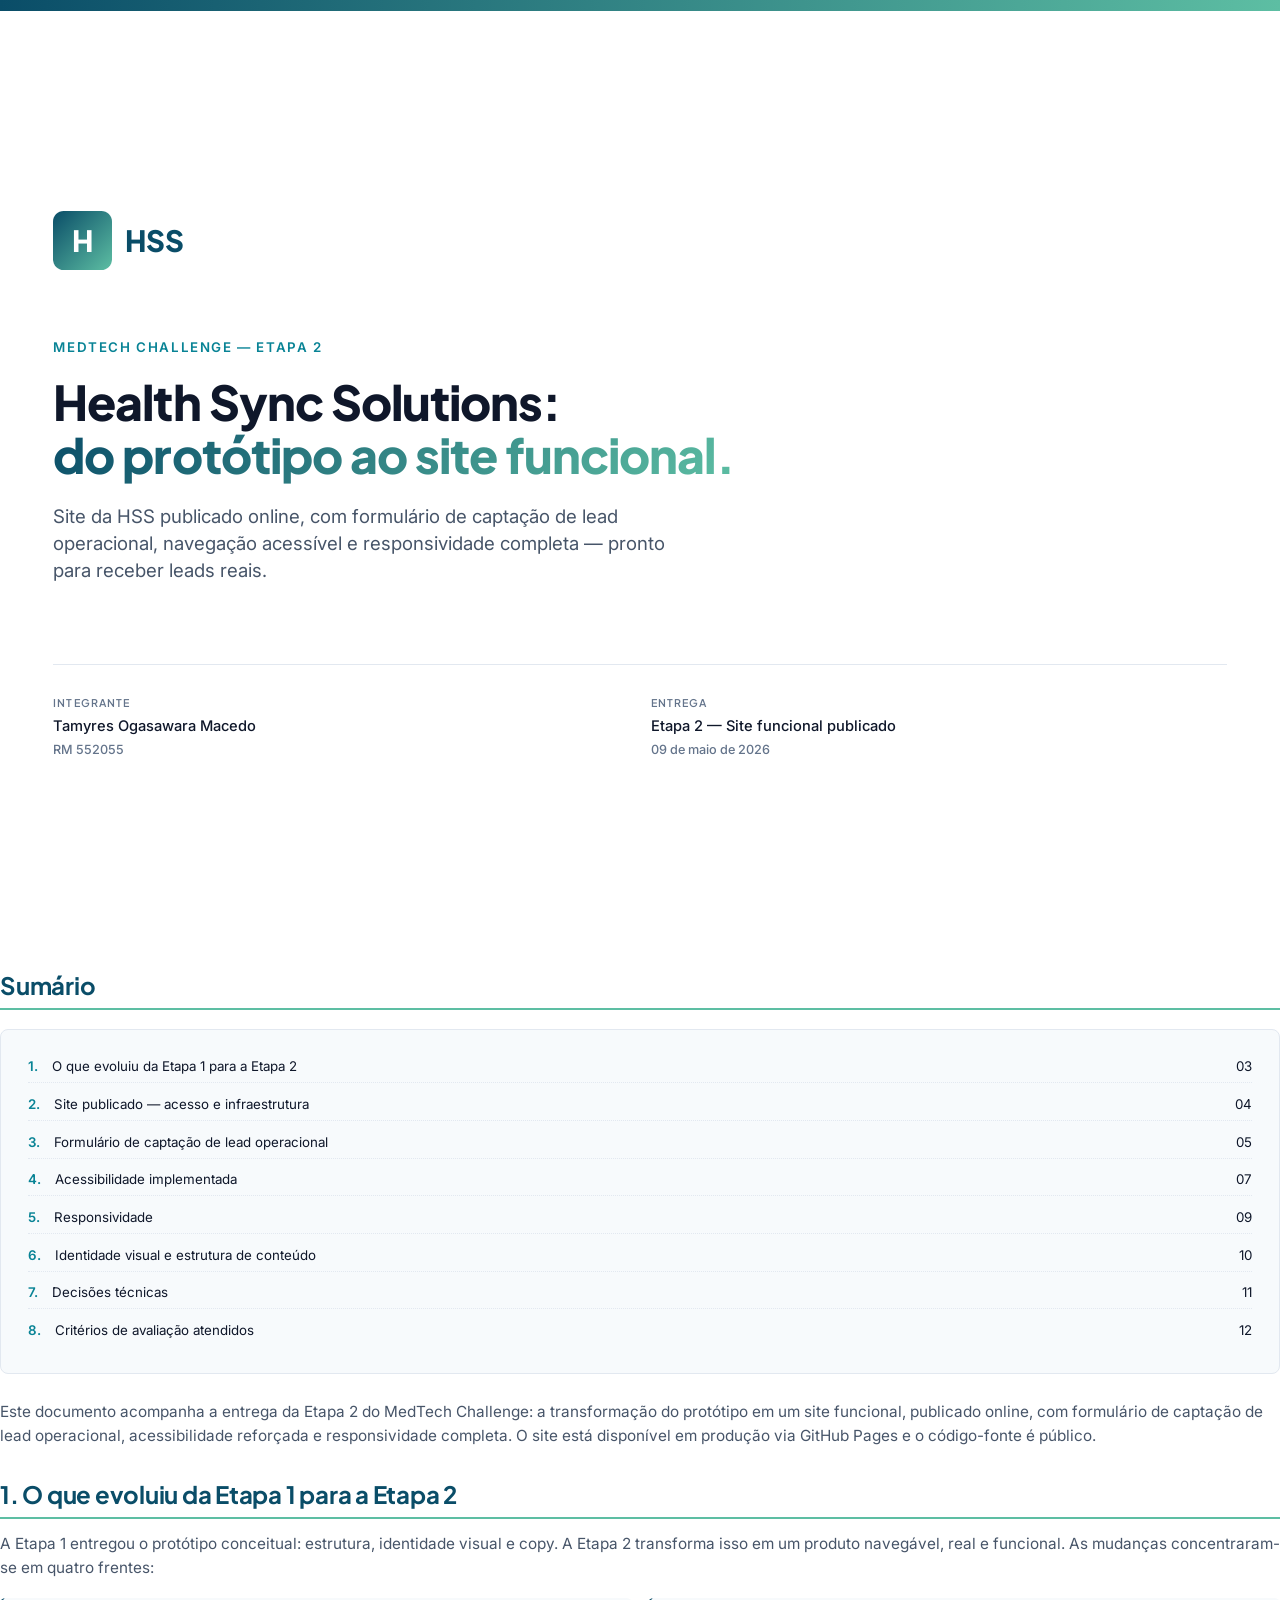
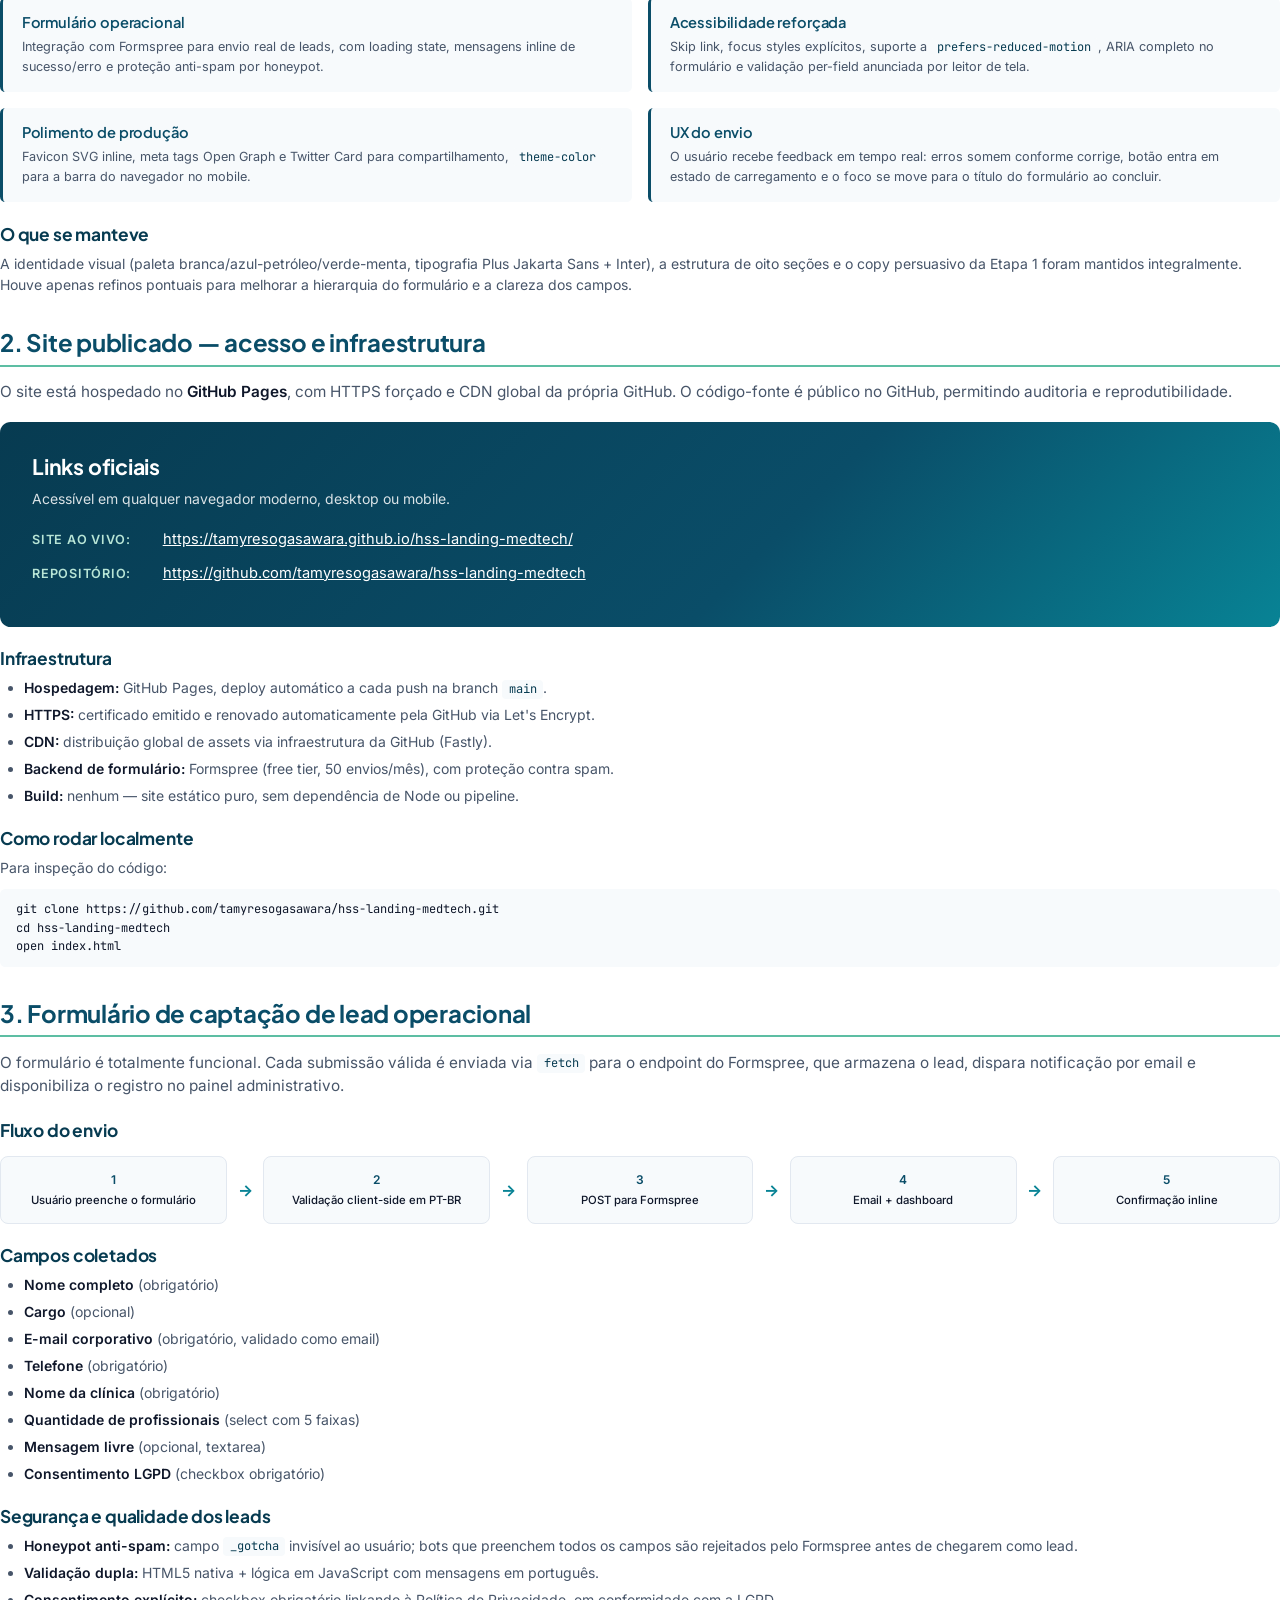
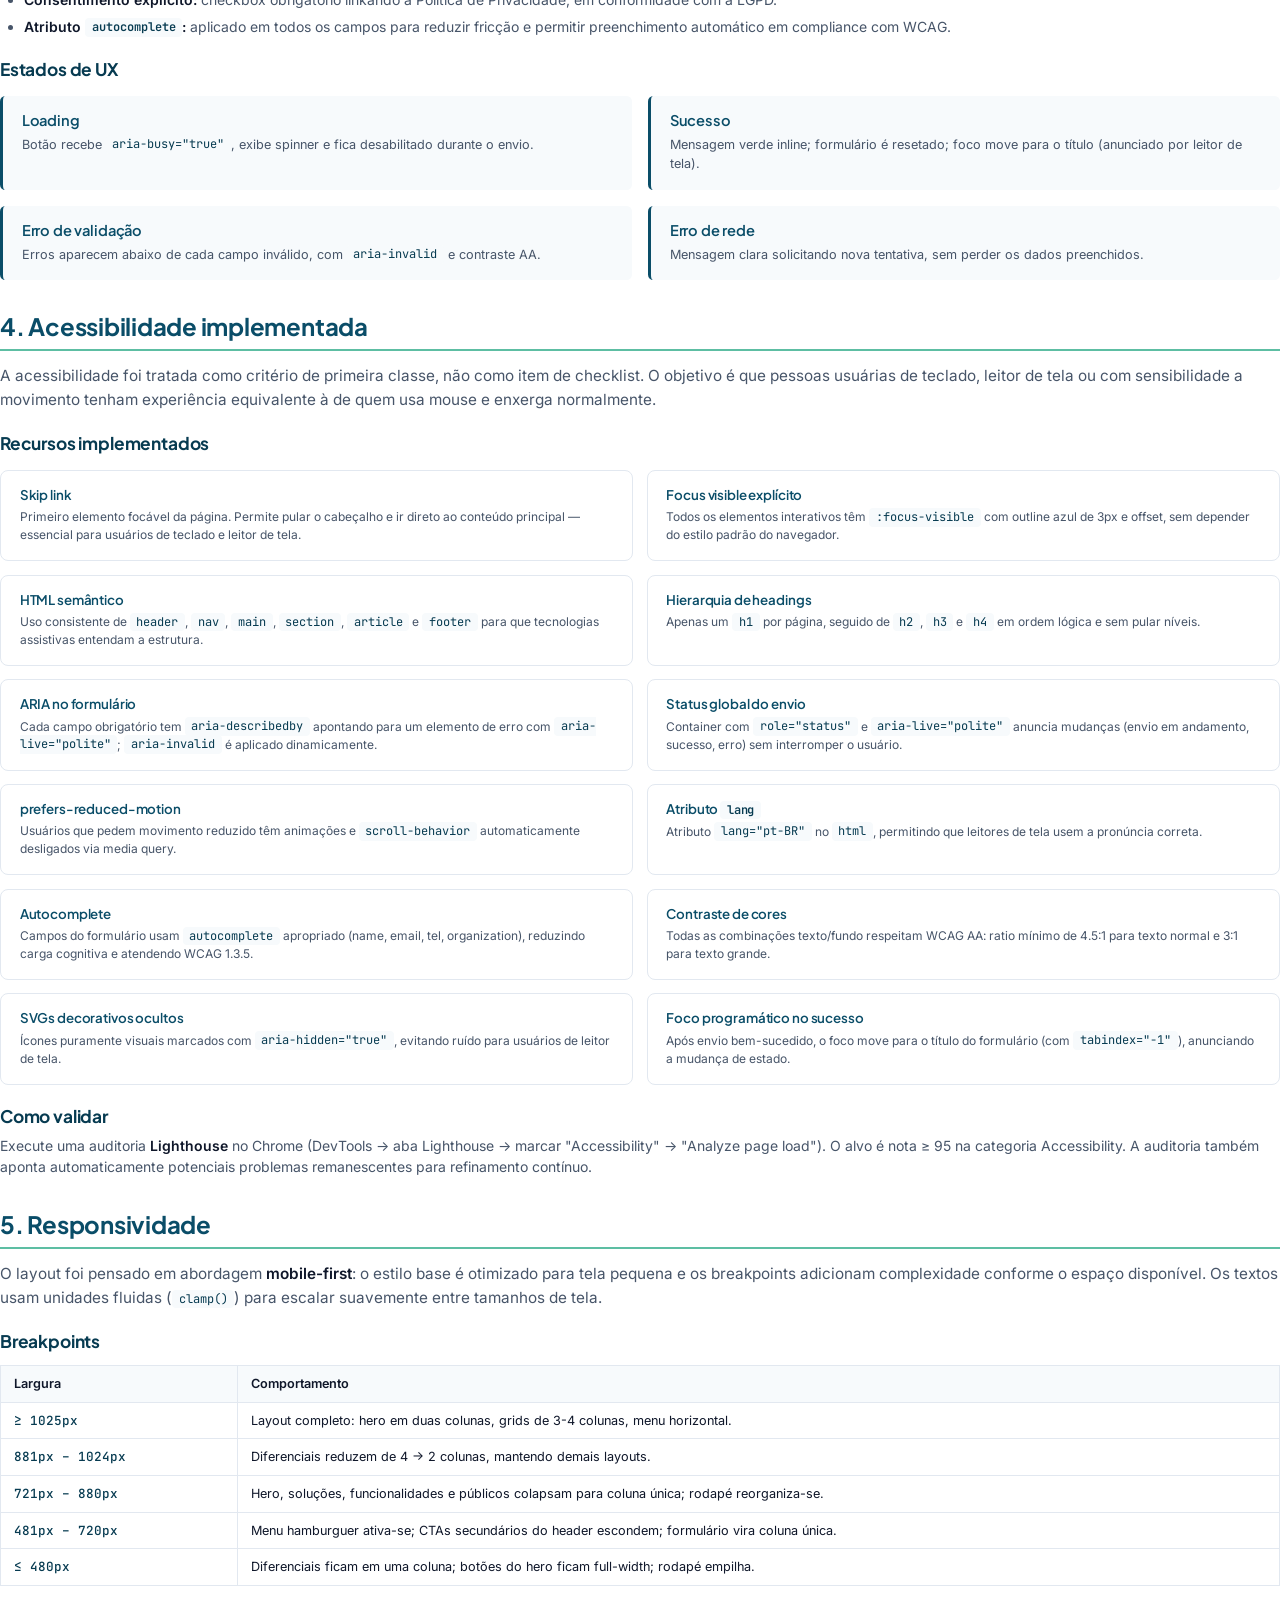
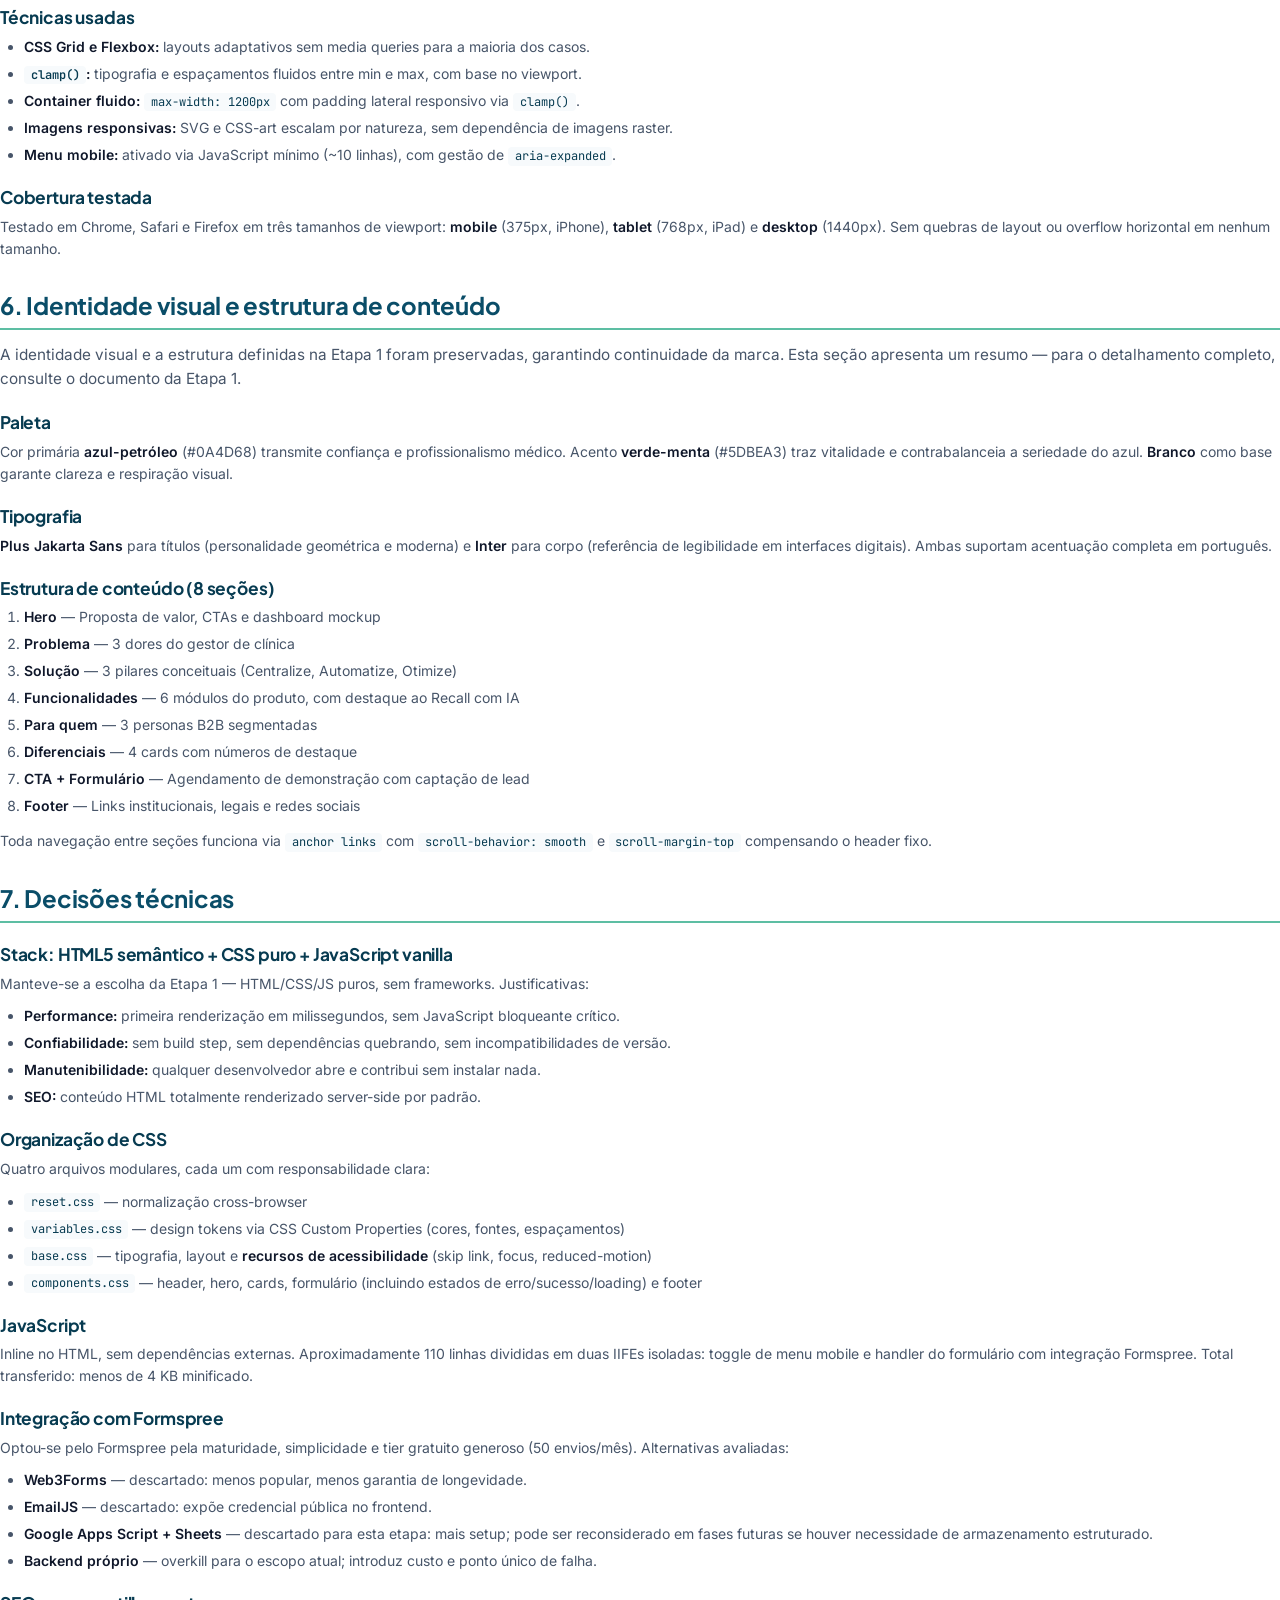
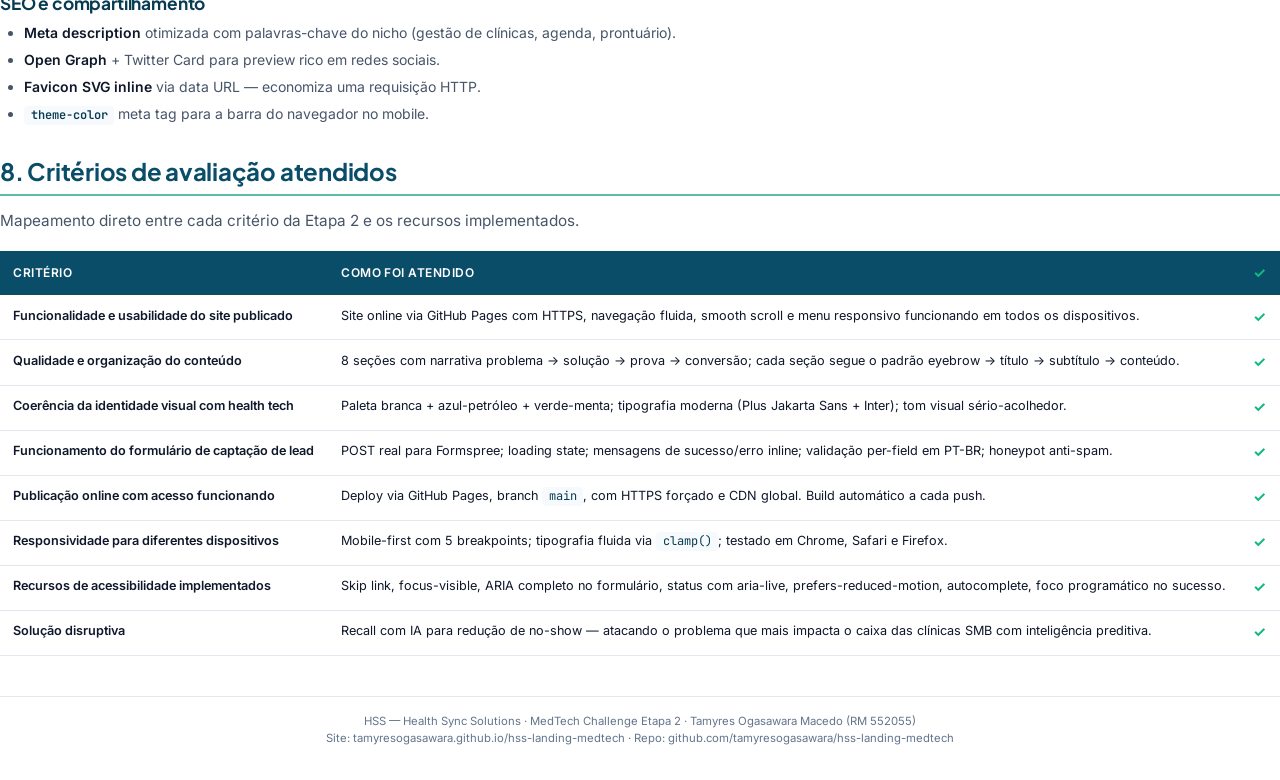
<file: entrega-etapa2.html>
<!DOCTYPE html>
<html lang="pt-BR">
<head>
  <meta charset="UTF-8" />
  <title>HSS — Entrega Etapa 2 — MedTech Challenge</title>
  <link rel="preconnect" href="https://fonts.googleapis.com" />
  <link rel="preconnect" href="https://fonts.gstatic.com" crossorigin />
  <link href="https://fonts.googleapis.com/css2?family=Inter:wght@400;500;600;700&family=Plus+Jakarta+Sans:wght@600;700;800&family=JetBrains+Mono:wght@400;500&display=swap" rel="stylesheet" />

  <style>
    /* ==========================================
       PRINT-OPTIMIZED DOCUMENT STYLES
       Open in Chrome → Cmd+P → Save as PDF
       ========================================== */

    @page {
      size: A4;
      margin: 18mm 16mm 20mm 16mm;
    }

    * {
      box-sizing: border-box;
      margin: 0;
      padding: 0;
      -webkit-print-color-adjust: exact;
      print-color-adjust: exact;
    }

    :root {
      --primary: #0a4d68;
      --primary-dark: #073b51;
      --primary-light: #088395;
      --accent: #5dbea3;
      --accent-dark: #3fa688;
      --accent-light: #b8e5d6;
      --text: #0f172a;
      --text-muted: #475569;
      --text-soft: #64748b;
      --border: #e2e8f0;
      --bg-soft: #f7fafc;
      --success: #10b981;
      --success-bg: #d1fae5;
    }

    html { -webkit-font-smoothing: antialiased; }

    body {
      font-family: "Inter", system-ui, sans-serif;
      font-size: 10.5pt;
      line-height: 1.55;
      color: var(--text);
      background: #fff;
    }

    h1, h2, h3, h4 {
      font-family: "Plus Jakarta Sans", sans-serif;
      color: var(--text);
      letter-spacing: -0.01em;
      line-height: 1.2;
    }

    h2 {
      font-size: 18pt;
      color: var(--primary);
      margin-bottom: 10pt;
      padding-bottom: 6pt;
      border-bottom: 2px solid var(--accent);
    }

    h3 {
      font-size: 13pt;
      color: var(--primary-dark);
      margin-top: 16pt;
      margin-bottom: 6pt;
    }

    h4 {
      font-size: 11pt;
      font-weight: 600;
      margin-top: 10pt;
      margin-bottom: 4pt;
      color: var(--text);
    }

    p { margin-bottom: 8pt; color: var(--text-muted); }
    strong { color: var(--text); font-weight: 600; }

    ul, ol { margin-left: 18pt; margin-bottom: 10pt; }
    li { margin-bottom: 4pt; color: var(--text-muted); }

    a {
      color: var(--primary-light);
      text-decoration: none;
      word-break: break-all;
    }

    code {
      font-family: "JetBrains Mono", monospace;
      font-size: 9pt;
      background: var(--bg-soft);
      padding: 1pt 5pt;
      border-radius: 3pt;
      color: var(--primary-dark);
    }

    /* ---------- COVER ---------- */
    .cover {
      height: 257mm;
      display: flex;
      flex-direction: column;
      justify-content: center;
      page-break-after: always;
      position: relative;
      padding: 40pt;
    }

    .cover::before {
      content: "";
      position: absolute;
      top: 0; left: 0; right: 0;
      height: 8pt;
      background: linear-gradient(90deg, var(--primary) 0%, var(--accent) 100%);
    }

    .cover__brand {
      display: flex;
      align-items: center;
      gap: 10pt;
      margin-bottom: 50pt;
    }

    .cover__mark {
      width: 44pt;
      height: 44pt;
      border-radius: 8pt;
      background: linear-gradient(135deg, var(--primary) 0%, var(--accent) 100%);
      color: #fff;
      display: grid;
      place-items: center;
      font-family: "Plus Jakarta Sans";
      font-weight: 800;
      font-size: 22pt;
    }

    .cover__brand-name {
      font-family: "Plus Jakarta Sans";
      font-weight: 800;
      font-size: 22pt;
      color: var(--primary);
    }

    .cover__eyebrow {
      font-size: 10pt;
      font-weight: 600;
      text-transform: uppercase;
      letter-spacing: 0.12em;
      color: var(--primary-light);
      margin-bottom: 14pt;
    }

    .cover__title {
      font-size: 36pt;
      font-weight: 800;
      color: var(--text);
      line-height: 1.1;
      margin-bottom: 16pt;
      letter-spacing: -0.02em;
    }

    .cover__title span {
      background: linear-gradient(135deg, var(--primary) 0%, var(--accent) 100%);
      -webkit-background-clip: text;
      background-clip: text;
      color: transparent;
    }

    .cover__subtitle {
      font-size: 14pt;
      color: var(--text-muted);
      max-width: 480pt;
      margin-bottom: 60pt;
      line-height: 1.45;
    }

    .cover__meta {
      border-top: 1px solid var(--border);
      padding-top: 24pt;
      display: grid;
      grid-template-columns: 1fr 1fr;
      gap: 16pt;
    }

    .cover__meta-block h4 {
      font-size: 8pt;
      text-transform: uppercase;
      letter-spacing: 0.1em;
      color: var(--text-soft);
      font-weight: 600;
      margin-bottom: 4pt;
      margin-top: 0;
    }

    .cover__meta-block p {
      font-size: 11pt;
      color: var(--text);
      font-weight: 500;
      margin: 0;
    }

    /* ---------- CONTENT SECTIONS ---------- */
    section { margin-bottom: 24pt; page-break-inside: auto; }
    .page-break { page-break-after: always; }

    .lead {
      font-size: 11.5pt;
      color: var(--text-muted);
      margin-bottom: 14pt;
      line-height: 1.55;
    }

    /* ---------- TOC ---------- */
    .toc {
      background: var(--bg-soft);
      border: 1px solid var(--border);
      border-radius: 6pt;
      padding: 16pt 20pt;
      margin: 14pt 0 20pt 0;
    }

    .toc__title {
      font-family: "Plus Jakarta Sans";
      font-weight: 700;
      font-size: 11pt;
      text-transform: uppercase;
      letter-spacing: 0.08em;
      color: var(--primary);
      margin-bottom: 10pt;
    }

    .toc__list { list-style: none; margin: 0; }

    .toc__list li {
      display: flex;
      justify-content: space-between;
      padding: 4pt 0;
      border-bottom: 1px dotted var(--border);
      font-size: 10pt;
      color: var(--text);
    }

    .toc__list li:last-child { border-bottom: none; }

    .toc__list .num {
      color: var(--primary-light);
      font-weight: 600;
      margin-right: 8pt;
    }

    /* ---------- ACCESS BLOCK ---------- */
    .access-block {
      background: linear-gradient(135deg, var(--primary-dark) 0%, var(--primary) 60%, var(--primary-light) 100%);
      color: #fff;
      padding: 24pt;
      border-radius: 8pt;
      margin: 14pt 0;
    }

    .access-block h3 {
      color: #fff;
      margin-top: 0;
      font-size: 16pt;
    }

    .access-block p {
      color: rgba(255,255,255,0.85);
      font-size: 10.5pt;
      margin-bottom: 14pt;
    }

    .access-block .link-row {
      display: flex;
      align-items: baseline;
      gap: 8pt;
      margin-bottom: 8pt;
    }

    .access-block .link-row strong {
      color: var(--accent-light);
      min-width: 90pt;
      font-size: 9.5pt;
      text-transform: uppercase;
      letter-spacing: 0.06em;
    }

    .access-block a {
      color: #fff;
      text-decoration: underline;
      font-size: 11pt;
      word-break: break-all;
    }

    /* ---------- INFO CARDS ---------- */
    .grid-2 {
      display: grid;
      grid-template-columns: 1fr 1fr;
      gap: 12pt;
      margin: 12pt 0;
    }

    .info-card {
      background: var(--bg-soft);
      border-left: 3px solid var(--primary);
      border-radius: 4pt;
      padding: 12pt 14pt;
    }

    .info-card h4 {
      margin: 0 0 4pt 0;
      color: var(--primary);
    }

    .info-card p {
      font-size: 9.5pt;
      margin: 0;
    }

    /* ---------- HIGHLIGHT (NEW IN ETAPA 2) ---------- */
    .new-badge {
      display: inline-block;
      padding: 2pt 6pt;
      background: var(--success-bg);
      color: #047857;
      font-size: 7pt;
      font-weight: 700;
      text-transform: uppercase;
      letter-spacing: 0.08em;
      border-radius: 3pt;
      margin-left: 6pt;
      vertical-align: middle;
    }

    /* ---------- CRITERIA TABLE ---------- */
    .criteria-table {
      width: 100%;
      border-collapse: collapse;
      margin-top: 10pt;
      font-size: 9.5pt;
    }

    .criteria-table th {
      background: var(--primary);
      color: #fff;
      text-align: left;
      padding: 8pt 10pt;
      font-weight: 600;
      font-size: 9pt;
      text-transform: uppercase;
      letter-spacing: 0.04em;
    }

    .criteria-table td {
      padding: 8pt 10pt;
      border-bottom: 1px solid var(--border);
      vertical-align: top;
    }

    .criteria-table .check {
      color: var(--success);
      font-weight: 700;
      font-size: 11pt;
      text-align: center;
      width: 30pt;
    }

    /* ---------- A11Y / FORM CARDS ---------- */
    .a11y-grid {
      display: grid;
      grid-template-columns: 1fr 1fr;
      gap: 10pt;
      margin: 12pt 0;
    }

    .a11y-card {
      border: 1px solid var(--border);
      border-radius: 6pt;
      padding: 12pt 14pt;
    }

    .a11y-card h4 {
      margin: 0 0 4pt 0;
      color: var(--primary);
      font-size: 10pt;
    }

    .a11y-card p {
      font-size: 9pt;
      margin: 0;
      line-height: 1.5;
    }

    /* ---------- BREAKPOINT TABLE ---------- */
    .bp-table {
      width: 100%;
      border-collapse: collapse;
      font-size: 9.5pt;
      margin: 10pt 0;
    }

    .bp-table th, .bp-table td {
      padding: 6pt 10pt;
      border: 1px solid var(--border);
      text-align: left;
    }

    .bp-table th {
      background: var(--bg-soft);
      font-weight: 600;
      color: var(--text);
    }

    .bp-table td:first-child {
      font-family: "JetBrains Mono", monospace;
      color: var(--primary-dark);
      font-weight: 500;
    }

    /* ---------- FLOW DIAGRAM ---------- */
    .flow {
      display: flex;
      align-items: center;
      justify-content: space-between;
      gap: 8pt;
      margin: 12pt 0;
      flex-wrap: nowrap;
    }

    .flow__step {
      flex: 1;
      background: var(--bg-soft);
      border: 1px solid var(--border);
      border-radius: 6pt;
      padding: 10pt;
      text-align: center;
      font-size: 8.5pt;
      font-weight: 500;
      color: var(--text);
    }

    .flow__step strong {
      display: block;
      color: var(--primary);
      font-size: 9pt;
      margin-bottom: 2pt;
    }

    .flow__arrow {
      color: var(--primary-light);
      font-weight: 700;
      font-size: 12pt;
    }

    /* ---------- FOOTER NOTE ---------- */
    .doc-footer {
      margin-top: 30pt;
      padding-top: 12pt;
      border-top: 1px solid var(--border);
      font-size: 8.5pt;
      color: var(--text-soft);
      text-align: center;
    }

    /* Avoid orphan headings on print */
    h2, h3, h4 { page-break-after: avoid; }
  </style>
</head>
<body>

  <!-- ========== COVER ========== -->
  <div class="cover">
    <div class="cover__brand">
      <span class="cover__mark">H</span>
      <span class="cover__brand-name">HSS</span>
    </div>

    <div>
      <div class="cover__eyebrow">MedTech Challenge — Etapa 2</div>
      <h1 class="cover__title">Health Sync Solutions:<br><span>do protótipo ao site funcional.</span></h1>
      <p class="cover__subtitle">
        Site da HSS publicado online, com formulário de captação de lead operacional, navegação acessível e responsividade completa — pronto para receber leads reais.
      </p>
    </div>

    <div class="cover__meta">
      <div class="cover__meta-block">
        <h4>Integrante</h4>
        <p>Tamyres Ogasawara Macedo</p>
        <p style="font-size: 9.5pt; color: var(--text-soft); margin-top: 2pt;">RM 552055</p>
      </div>
      <div class="cover__meta-block">
        <h4>Entrega</h4>
        <p>Etapa 2 — Site funcional publicado</p>
        <p style="font-size: 9.5pt; color: var(--text-soft); margin-top: 2pt;">09 de maio de 2026</p>
      </div>
    </div>
  </div>


  <!-- ========== TOC + INTRO ========== -->
  <section>
    <h2>Sumário</h2>
    <div class="toc">
      <ol class="toc__list">
        <li><span><span class="num">1.</span> O que evoluiu da Etapa 1 para a Etapa 2</span><span>03</span></li>
        <li><span><span class="num">2.</span> Site publicado — acesso e infraestrutura</span><span>04</span></li>
        <li><span><span class="num">3.</span> Formulário de captação de lead operacional</span><span>05</span></li>
        <li><span><span class="num">4.</span> Acessibilidade implementada</span><span>07</span></li>
        <li><span><span class="num">5.</span> Responsividade</span><span>09</span></li>
        <li><span><span class="num">6.</span> Identidade visual e estrutura de conteúdo</span><span>10</span></li>
        <li><span><span class="num">7.</span> Decisões técnicas</span><span>11</span></li>
        <li><span><span class="num">8.</span> Critérios de avaliação atendidos</span><span>12</span></li>
      </ol>
    </div>

    <p class="lead">
      Este documento acompanha a entrega da Etapa 2 do MedTech Challenge: a transformação do protótipo em um site funcional, publicado online, com formulário de captação de lead operacional, acessibilidade reforçada e responsividade completa. O site está disponível em produção via GitHub Pages e o código-fonte é público.
    </p>
  </section>

  <div class="page-break"></div>


  <!-- ========== 1. EVOLUÇÃO ========== -->
  <section>
    <h2>1. O que evoluiu da Etapa 1 para a Etapa 2</h2>

    <p class="lead">
      A Etapa 1 entregou o protótipo conceitual: estrutura, identidade visual e copy. A Etapa 2 transforma isso em um produto navegável, real e funcional. As mudanças concentraram-se em quatro frentes:
    </p>

    <div class="grid-2">
      <div class="info-card">
        <h4>Formulário operacional</h4>
        <p>Integração com Formspree para envio real de leads, com loading state, mensagens inline de sucesso/erro e proteção anti-spam por honeypot.</p>
      </div>
      <div class="info-card">
        <h4>Acessibilidade reforçada</h4>
        <p>Skip link, focus styles explícitos, suporte a <code>prefers-reduced-motion</code>, ARIA completo no formulário e validação per-field anunciada por leitor de tela.</p>
      </div>
      <div class="info-card">
        <h4>Polimento de produção</h4>
        <p>Favicon SVG inline, meta tags Open Graph e Twitter Card para compartilhamento, <code>theme-color</code> para a barra do navegador no mobile.</p>
      </div>
      <div class="info-card">
        <h4>UX do envio</h4>
        <p>O usuário recebe feedback em tempo real: erros somem conforme corrige, botão entra em estado de carregamento e o foco se move para o título do formulário ao concluir.</p>
      </div>
    </div>

    <h3>O que se manteve</h3>
    <p>
      A identidade visual (paleta branca/azul-petróleo/verde-menta, tipografia Plus Jakarta Sans + Inter), a estrutura de oito seções e o copy persuasivo da Etapa 1 foram mantidos integralmente. Houve apenas refinos pontuais para melhorar a hierarquia do formulário e a clareza dos campos.
    </p>
  </section>

  <div class="page-break"></div>


  <!-- ========== 2. SITE PUBLICADO ========== -->
  <section>
    <h2>2. Site publicado — acesso e infraestrutura</h2>

    <p class="lead">
      O site está hospedado no <strong>GitHub Pages</strong>, com HTTPS forçado e CDN global da própria GitHub. O código-fonte é público no GitHub, permitindo auditoria e reprodutibilidade.
    </p>

    <div class="access-block">
      <h3>Links oficiais</h3>
      <p>Acessível em qualquer navegador moderno, desktop ou mobile.</p>

      <div class="link-row">
        <strong>Site ao vivo:</strong>
        <a href="https://tamyresogasawara.github.io/hss-landing-medtech/">https://tamyresogasawara.github.io/hss-landing-medtech/</a>
      </div>
      <div class="link-row">
        <strong>Repositório:</strong>
        <a href="https://github.com/tamyresogasawara/hss-landing-medtech">https://github.com/tamyresogasawara/hss-landing-medtech</a>
      </div>
    </div>

    <h3>Infraestrutura</h3>
    <ul>
      <li><strong>Hospedagem:</strong> GitHub Pages, deploy automático a cada push na branch <code>main</code>.</li>
      <li><strong>HTTPS:</strong> certificado emitido e renovado automaticamente pela GitHub via Let's Encrypt.</li>
      <li><strong>CDN:</strong> distribuição global de assets via infraestrutura da GitHub (Fastly).</li>
      <li><strong>Backend de formulário:</strong> Formspree (free tier, 50 envios/mês), com proteção contra spam.</li>
      <li><strong>Build:</strong> nenhum — site estático puro, sem dependência de Node ou pipeline.</li>
    </ul>

    <h3>Como rodar localmente</h3>
    <p>Para inspeção do código:</p>
    <p style="font-family: 'JetBrains Mono', monospace; background: var(--bg-soft); padding: 8pt 12pt; border-radius: 4pt; font-size: 9pt; color: var(--text);">
      git clone https://github.com/tamyresogasawara/hss-landing-medtech.git<br>
      cd hss-landing-medtech<br>
      open index.html
    </p>
  </section>

  <div class="page-break"></div>


  <!-- ========== 3. FORMULÁRIO OPERACIONAL ========== -->
  <section>
    <h2>3. Formulário de captação de lead operacional</h2>

    <p class="lead">
      O formulário é totalmente funcional. Cada submissão válida é enviada via <code>fetch</code> para o endpoint do Formspree, que armazena o lead, dispara notificação por email e disponibiliza o registro no painel administrativo.
    </p>

    <h3>Fluxo do envio</h3>
    <div class="flow">
      <div class="flow__step"><strong>1</strong>Usuário preenche o formulário</div>
      <span class="flow__arrow">→</span>
      <div class="flow__step"><strong>2</strong>Validação client-side em PT-BR</div>
      <span class="flow__arrow">→</span>
      <div class="flow__step"><strong>3</strong>POST para Formspree</div>
      <span class="flow__arrow">→</span>
      <div class="flow__step"><strong>4</strong>Email + dashboard</div>
      <span class="flow__arrow">→</span>
      <div class="flow__step"><strong>5</strong>Confirmação inline</div>
    </div>

    <h3>Campos coletados</h3>
    <ul>
      <li><strong>Nome completo</strong> (obrigatório)</li>
      <li><strong>Cargo</strong> (opcional)</li>
      <li><strong>E-mail corporativo</strong> (obrigatório, validado como email)</li>
      <li><strong>Telefone</strong> (obrigatório)</li>
      <li><strong>Nome da clínica</strong> (obrigatório)</li>
      <li><strong>Quantidade de profissionais</strong> (select com 5 faixas)</li>
      <li><strong>Mensagem livre</strong> (opcional, textarea)</li>
      <li><strong>Consentimento LGPD</strong> (checkbox obrigatório)</li>
    </ul>

    <h3>Segurança e qualidade dos leads</h3>
    <ul>
      <li><strong>Honeypot anti-spam:</strong> campo <code>_gotcha</code> invisível ao usuário; bots que preenchem todos os campos são rejeitados pelo Formspree antes de chegarem como lead.</li>
      <li><strong>Validação dupla:</strong> HTML5 nativa + lógica em JavaScript com mensagens em português.</li>
      <li><strong>Consentimento explícito:</strong> checkbox obrigatório linkando à Política de Privacidade, em conformidade com a LGPD.</li>
      <li><strong>Atributo <code>autocomplete</code>:</strong> aplicado em todos os campos para reduzir fricção e permitir preenchimento automático em compliance com WCAG.</li>
    </ul>

    <h3>Estados de UX</h3>
    <div class="grid-2">
      <div class="info-card">
        <h4>Loading</h4>
        <p>Botão recebe <code>aria-busy="true"</code>, exibe spinner e fica desabilitado durante o envio.</p>
      </div>
      <div class="info-card">
        <h4>Sucesso</h4>
        <p>Mensagem verde inline; formulário é resetado; foco move para o título (anunciado por leitor de tela).</p>
      </div>
      <div class="info-card">
        <h4>Erro de validação</h4>
        <p>Erros aparecem abaixo de cada campo inválido, com <code>aria-invalid</code> e contraste AA.</p>
      </div>
      <div class="info-card">
        <h4>Erro de rede</h4>
        <p>Mensagem clara solicitando nova tentativa, sem perder os dados preenchidos.</p>
      </div>
    </div>
  </section>

  <div class="page-break"></div>


  <!-- ========== 4. ACESSIBILIDADE ========== -->
  <section>
    <h2>4. Acessibilidade implementada</h2>

    <p class="lead">
      A acessibilidade foi tratada como critério de primeira classe, não como item de checklist. O objetivo é que pessoas usuárias de teclado, leitor de tela ou com sensibilidade a movimento tenham experiência equivalente à de quem usa mouse e enxerga normalmente.
    </p>

    <h3>Recursos implementados</h3>

    <div class="a11y-grid">
      <div class="a11y-card">
        <h4>Skip link</h4>
        <p>Primeiro elemento focável da página. Permite pular o cabeçalho e ir direto ao conteúdo principal — essencial para usuários de teclado e leitor de tela.</p>
      </div>

      <div class="a11y-card">
        <h4>Focus visible explícito</h4>
        <p>Todos os elementos interativos têm <code>:focus-visible</code> com outline azul de 3px e offset, sem depender do estilo padrão do navegador.</p>
      </div>

      <div class="a11y-card">
        <h4>HTML semântico</h4>
        <p>Uso consistente de <code>header</code>, <code>nav</code>, <code>main</code>, <code>section</code>, <code>article</code> e <code>footer</code> para que tecnologias assistivas entendam a estrutura.</p>
      </div>

      <div class="a11y-card">
        <h4>Hierarquia de headings</h4>
        <p>Apenas um <code>h1</code> por página, seguido de <code>h2</code>, <code>h3</code> e <code>h4</code> em ordem lógica e sem pular níveis.</p>
      </div>

      <div class="a11y-card">
        <h4>ARIA no formulário</h4>
        <p>Cada campo obrigatório tem <code>aria-describedby</code> apontando para um elemento de erro com <code>aria-live="polite"</code>; <code>aria-invalid</code> é aplicado dinamicamente.</p>
      </div>

      <div class="a11y-card">
        <h4>Status global do envio</h4>
        <p>Container com <code>role="status"</code> e <code>aria-live="polite"</code> anuncia mudanças (envio em andamento, sucesso, erro) sem interromper o usuário.</p>
      </div>

      <div class="a11y-card">
        <h4>prefers-reduced-motion</h4>
        <p>Usuários que pedem movimento reduzido têm animações e <code>scroll-behavior</code> automaticamente desligados via media query.</p>
      </div>

      <div class="a11y-card">
        <h4>Atributo <code>lang</code></h4>
        <p>Atributo <code>lang="pt-BR"</code> no <code>html</code>, permitindo que leitores de tela usem a pronúncia correta.</p>
      </div>

      <div class="a11y-card">
        <h4>Autocomplete</h4>
        <p>Campos do formulário usam <code>autocomplete</code> apropriado (name, email, tel, organization), reduzindo carga cognitiva e atendendo WCAG 1.3.5.</p>
      </div>

      <div class="a11y-card">
        <h4>Contraste de cores</h4>
        <p>Todas as combinações texto/fundo respeitam WCAG AA: ratio mínimo de 4.5:1 para texto normal e 3:1 para texto grande.</p>
      </div>

      <div class="a11y-card">
        <h4>SVGs decorativos ocultos</h4>
        <p>Ícones puramente visuais marcados com <code>aria-hidden="true"</code>, evitando ruído para usuários de leitor de tela.</p>
      </div>

      <div class="a11y-card">
        <h4>Foco programático no sucesso</h4>
        <p>Após envio bem-sucedido, o foco move para o título do formulário (com <code>tabindex="-1"</code>), anunciando a mudança de estado.</p>
      </div>
    </div>

    <h3>Como validar</h3>
    <p>
      Execute uma auditoria <strong>Lighthouse</strong> no Chrome (DevTools → aba Lighthouse → marcar "Accessibility" → "Analyze page load"). O alvo é nota ≥ 95 na categoria Accessibility. A auditoria também aponta automaticamente potenciais problemas remanescentes para refinamento contínuo.
    </p>
  </section>

  <div class="page-break"></div>


  <!-- ========== 5. RESPONSIVIDADE ========== -->
  <section>
    <h2>5. Responsividade</h2>

    <p class="lead">
      O layout foi pensado em abordagem <strong>mobile-first</strong>: o estilo base é otimizado para tela pequena e os breakpoints adicionam complexidade conforme o espaço disponível. Os textos usam unidades fluidas (<code>clamp()</code>) para escalar suavemente entre tamanhos de tela.
    </p>

    <h3>Breakpoints</h3>
    <table class="bp-table">
      <thead>
        <tr>
          <th>Largura</th>
          <th>Comportamento</th>
        </tr>
      </thead>
      <tbody>
        <tr>
          <td>≥ 1025px</td>
          <td>Layout completo: hero em duas colunas, grids de 3-4 colunas, menu horizontal.</td>
        </tr>
        <tr>
          <td>881px – 1024px</td>
          <td>Diferenciais reduzem de 4 → 2 colunas, mantendo demais layouts.</td>
        </tr>
        <tr>
          <td>721px – 880px</td>
          <td>Hero, soluções, funcionalidades e públicos colapsam para coluna única; rodapé reorganiza-se.</td>
        </tr>
        <tr>
          <td>481px – 720px</td>
          <td>Menu hamburguer ativa-se; CTAs secundários do header escondem; formulário vira coluna única.</td>
        </tr>
        <tr>
          <td>≤ 480px</td>
          <td>Diferenciais ficam em uma coluna; botões do hero ficam full-width; rodapé empilha.</td>
        </tr>
      </tbody>
    </table>

    <h3>Técnicas usadas</h3>
    <ul>
      <li><strong>CSS Grid e Flexbox:</strong> layouts adaptativos sem media queries para a maioria dos casos.</li>
      <li><strong><code>clamp()</code>:</strong> tipografia e espaçamentos fluidos entre min e max, com base no viewport.</li>
      <li><strong>Container fluido:</strong> <code>max-width: 1200px</code> com padding lateral responsivo via <code>clamp()</code>.</li>
      <li><strong>Imagens responsivas:</strong> SVG e CSS-art escalam por natureza, sem dependência de imagens raster.</li>
      <li><strong>Menu mobile:</strong> ativado via JavaScript mínimo (~10 linhas), com gestão de <code>aria-expanded</code>.</li>
    </ul>

    <h3>Cobertura testada</h3>
    <p>
      Testado em Chrome, Safari e Firefox em três tamanhos de viewport: <strong>mobile</strong> (375px, iPhone), <strong>tablet</strong> (768px, iPad) e <strong>desktop</strong> (1440px). Sem quebras de layout ou overflow horizontal em nenhum tamanho.
    </p>
  </section>

  <div class="page-break"></div>


  <!-- ========== 6. IDENTIDADE VISUAL ========== -->
  <section>
    <h2>6. Identidade visual e estrutura de conteúdo</h2>

    <p class="lead">
      A identidade visual e a estrutura definidas na Etapa 1 foram preservadas, garantindo continuidade da marca. Esta seção apresenta um resumo — para o detalhamento completo, consulte o documento da Etapa 1.
    </p>

    <h3>Paleta</h3>
    <p>
      Cor primária <strong>azul-petróleo</strong> (#0A4D68) transmite confiança e profissionalismo médico. Acento <strong>verde-menta</strong> (#5DBEA3) traz vitalidade e contrabalanceia a seriedade do azul. <strong>Branco</strong> como base garante clareza e respiração visual.
    </p>

    <h3>Tipografia</h3>
    <p>
      <strong>Plus Jakarta Sans</strong> para títulos (personalidade geométrica e moderna) e <strong>Inter</strong> para corpo (referência de legibilidade em interfaces digitais). Ambas suportam acentuação completa em português.
    </p>

    <h3>Estrutura de conteúdo (8 seções)</h3>
    <ol>
      <li><strong>Hero</strong> — Proposta de valor, CTAs e dashboard mockup</li>
      <li><strong>Problema</strong> — 3 dores do gestor de clínica</li>
      <li><strong>Solução</strong> — 3 pilares conceituais (Centralize, Automatize, Otimize)</li>
      <li><strong>Funcionalidades</strong> — 6 módulos do produto, com destaque ao Recall com IA</li>
      <li><strong>Para quem</strong> — 3 personas B2B segmentadas</li>
      <li><strong>Diferenciais</strong> — 4 cards com números de destaque</li>
      <li><strong>CTA + Formulário</strong> — Agendamento de demonstração com captação de lead</li>
      <li><strong>Footer</strong> — Links institucionais, legais e redes sociais</li>
    </ol>

    <p>
      Toda navegação entre seções funciona via <code>anchor links</code> com <code>scroll-behavior: smooth</code> e <code>scroll-margin-top</code> compensando o header fixo.
    </p>
  </section>

  <div class="page-break"></div>


  <!-- ========== 7. DECISÕES TÉCNICAS ========== -->
  <section>
    <h2>7. Decisões técnicas</h2>

    <h3>Stack: HTML5 semântico + CSS puro + JavaScript vanilla</h3>
    <p>
      Manteve-se a escolha da Etapa 1 — HTML/CSS/JS puros, sem frameworks. Justificativas:
    </p>
    <ul>
      <li><strong>Performance:</strong> primeira renderização em milissegundos, sem JavaScript bloqueante crítico.</li>
      <li><strong>Confiabilidade:</strong> sem build step, sem dependências quebrando, sem incompatibilidades de versão.</li>
      <li><strong>Manutenibilidade:</strong> qualquer desenvolvedor abre e contribui sem instalar nada.</li>
      <li><strong>SEO:</strong> conteúdo HTML totalmente renderizado server-side por padrão.</li>
    </ul>

    <h3>Organização de CSS</h3>
    <p>
      Quatro arquivos modulares, cada um com responsabilidade clara:
    </p>
    <ul>
      <li><code>reset.css</code> — normalização cross-browser</li>
      <li><code>variables.css</code> — design tokens via CSS Custom Properties (cores, fontes, espaçamentos)</li>
      <li><code>base.css</code> — tipografia, layout e <strong>recursos de acessibilidade</strong> (skip link, focus, reduced-motion)</li>
      <li><code>components.css</code> — header, hero, cards, formulário (incluindo estados de erro/sucesso/loading) e footer</li>
    </ul>

    <h3>JavaScript</h3>
    <p>
      Inline no HTML, sem dependências externas. Aproximadamente 110 linhas divididas em duas IIFEs isoladas: toggle de menu mobile e handler do formulário com integração Formspree. Total transferido: menos de 4 KB minificado.
    </p>

    <h3>Integração com Formspree</h3>
    <p>
      Optou-se pelo Formspree pela maturidade, simplicidade e tier gratuito generoso (50 envios/mês). Alternativas avaliadas:
    </p>
    <ul>
      <li><strong>Web3Forms</strong> — descartado: menos popular, menos garantia de longevidade.</li>
      <li><strong>EmailJS</strong> — descartado: expõe credencial pública no frontend.</li>
      <li><strong>Google Apps Script + Sheets</strong> — descartado para esta etapa: mais setup; pode ser reconsiderado em fases futuras se houver necessidade de armazenamento estruturado.</li>
      <li><strong>Backend próprio</strong> — overkill para o escopo atual; introduz custo e ponto único de falha.</li>
    </ul>

    <h3>SEO e compartilhamento</h3>
    <ul>
      <li><strong>Meta description</strong> otimizada com palavras-chave do nicho (gestão de clínicas, agenda, prontuário).</li>
      <li><strong>Open Graph</strong> + Twitter Card para preview rico em redes sociais.</li>
      <li><strong>Favicon SVG inline</strong> via data URL — economiza uma requisição HTTP.</li>
      <li><strong><code>theme-color</code></strong> meta tag para a barra do navegador no mobile.</li>
    </ul>
  </section>

  <div class="page-break"></div>


  <!-- ========== 8. CRITÉRIOS DE AVALIAÇÃO ========== -->
  <section>
    <h2>8. Critérios de avaliação atendidos</h2>

    <p class="lead">
      Mapeamento direto entre cada critério da Etapa 2 e os recursos implementados.
    </p>

    <table class="criteria-table">
      <thead>
        <tr>
          <th>Critério</th>
          <th>Como foi atendido</th>
          <th class="check">✓</th>
        </tr>
      </thead>
      <tbody>
        <tr>
          <td><strong>Funcionalidade e usabilidade do site publicado</strong></td>
          <td>Site online via GitHub Pages com HTTPS, navegação fluida, smooth scroll e menu responsivo funcionando em todos os dispositivos.</td>
          <td class="check">✓</td>
        </tr>
        <tr>
          <td><strong>Qualidade e organização do conteúdo</strong></td>
          <td>8 seções com narrativa problema → solução → prova → conversão; cada seção segue o padrão eyebrow → título → subtítulo → conteúdo.</td>
          <td class="check">✓</td>
        </tr>
        <tr>
          <td><strong>Coerência da identidade visual com health tech</strong></td>
          <td>Paleta branca + azul-petróleo + verde-menta; tipografia moderna (Plus Jakarta Sans + Inter); tom visual sério-acolhedor.</td>
          <td class="check">✓</td>
        </tr>
        <tr>
          <td><strong>Funcionamento do formulário de captação de lead</strong></td>
          <td>POST real para Formspree; loading state; mensagens de sucesso/erro inline; validação per-field em PT-BR; honeypot anti-spam.</td>
          <td class="check">✓</td>
        </tr>
        <tr>
          <td><strong>Publicação online com acesso funcionando</strong></td>
          <td>Deploy via GitHub Pages, branch <code>main</code>, com HTTPS forçado e CDN global. Build automático a cada push.</td>
          <td class="check">✓</td>
        </tr>
        <tr>
          <td><strong>Responsividade para diferentes dispositivos</strong></td>
          <td>Mobile-first com 5 breakpoints; tipografia fluida via <code>clamp()</code>; testado em Chrome, Safari e Firefox.</td>
          <td class="check">✓</td>
        </tr>
        <tr>
          <td><strong>Recursos de acessibilidade implementados</strong></td>
          <td>Skip link, focus-visible, ARIA completo no formulário, status com aria-live, prefers-reduced-motion, autocomplete, foco programático no sucesso.</td>
          <td class="check">✓</td>
        </tr>
        <tr>
          <td><strong>Solução disruptiva</strong></td>
          <td>Recall com IA para redução de no-show — atacando o problema que mais impacta o caixa das clínicas SMB com inteligência preditiva.</td>
          <td class="check">✓</td>
        </tr>
      </tbody>
    </table>

    <div class="doc-footer">
      HSS — Health Sync Solutions · MedTech Challenge Etapa 2 · Tamyres Ogasawara Macedo (RM 552055)<br>
      Site: tamyresogasawara.github.io/hss-landing-medtech · Repo: github.com/tamyresogasawara/hss-landing-medtech
    </div>
  </section>

</body>
</html>
</file>
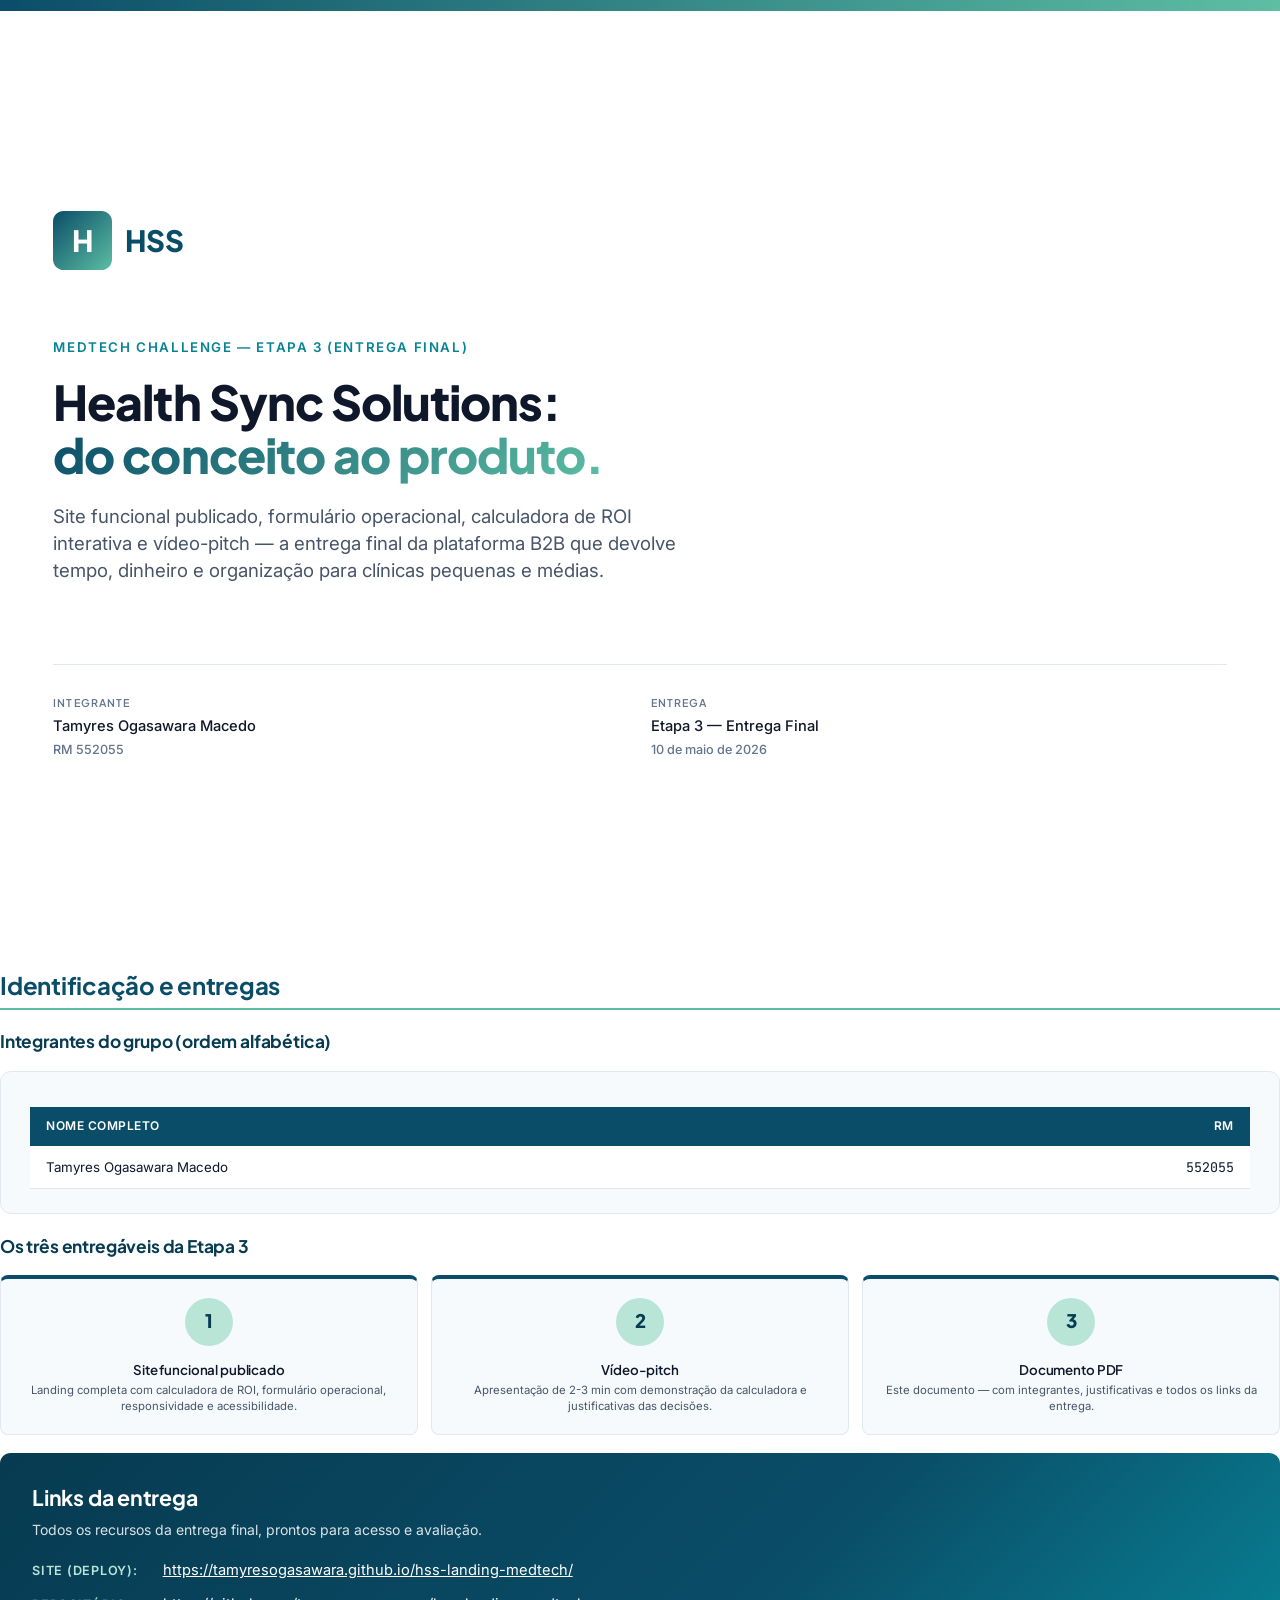
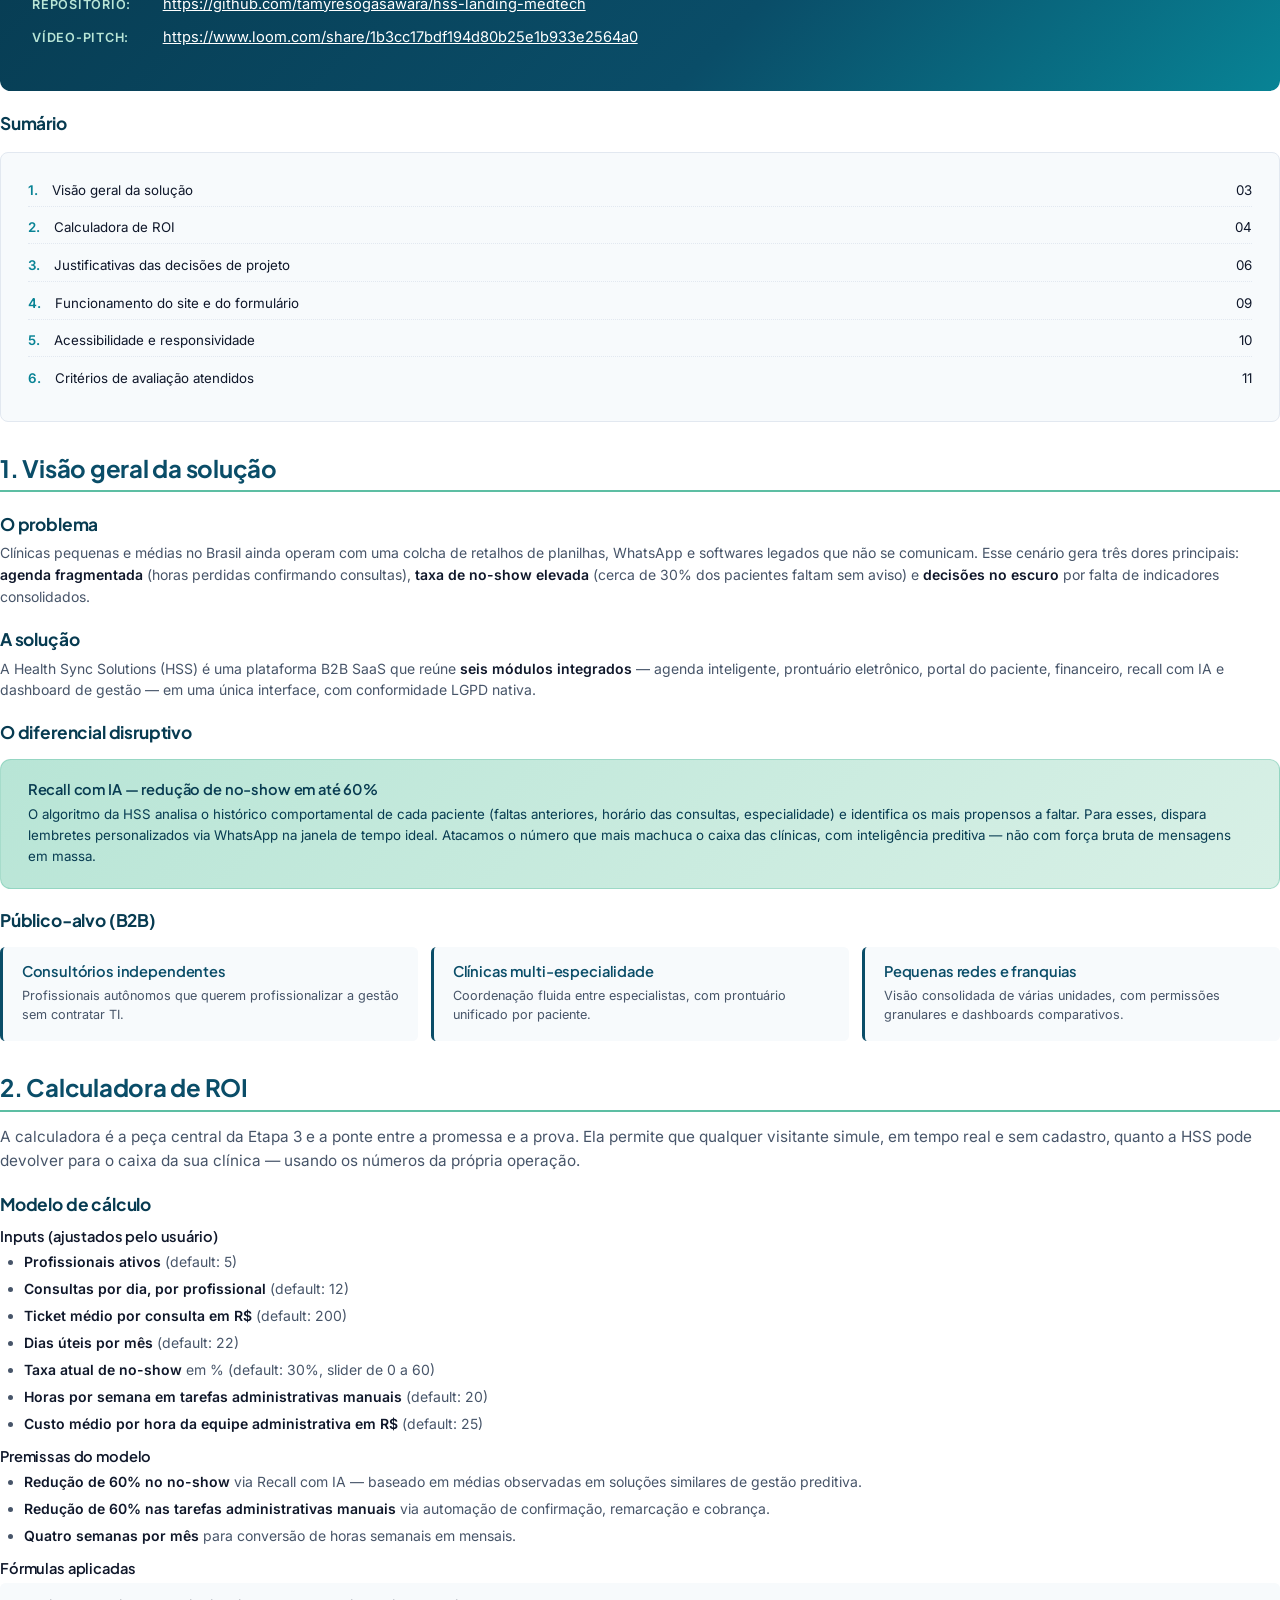
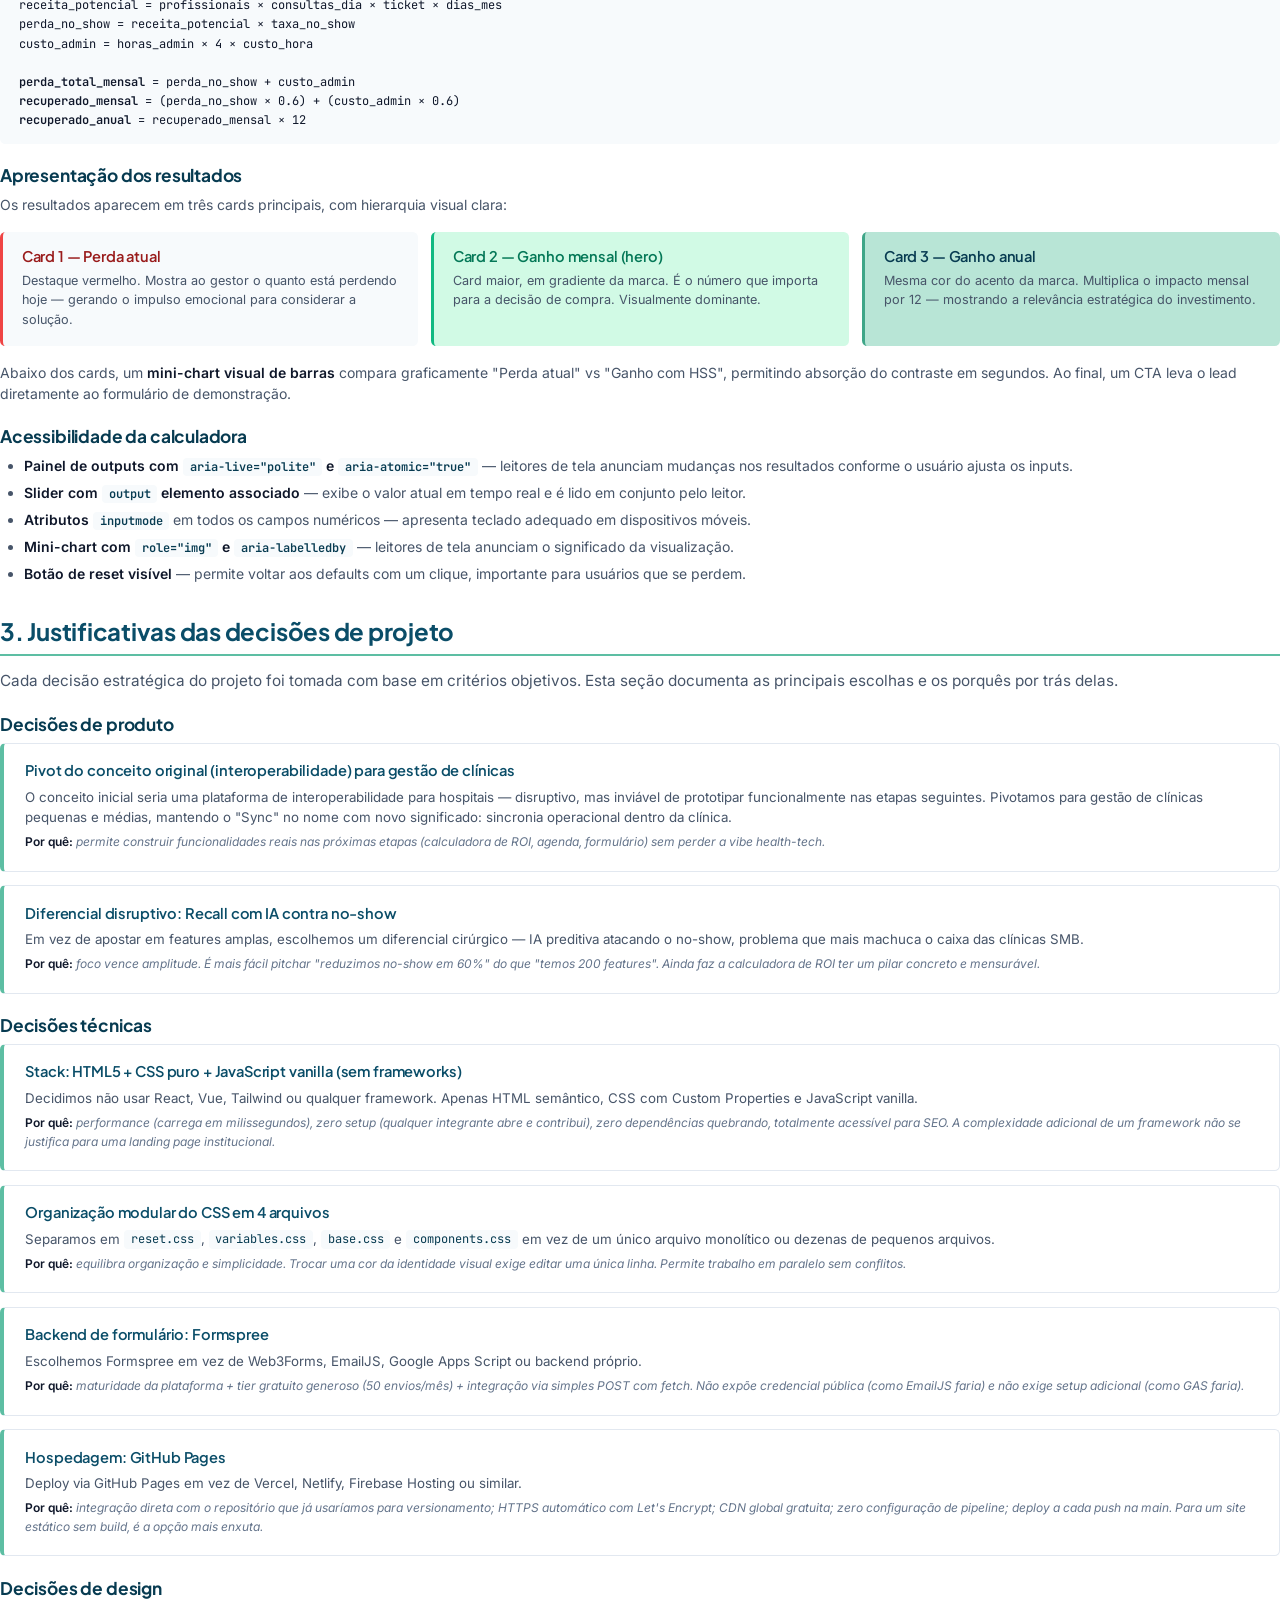
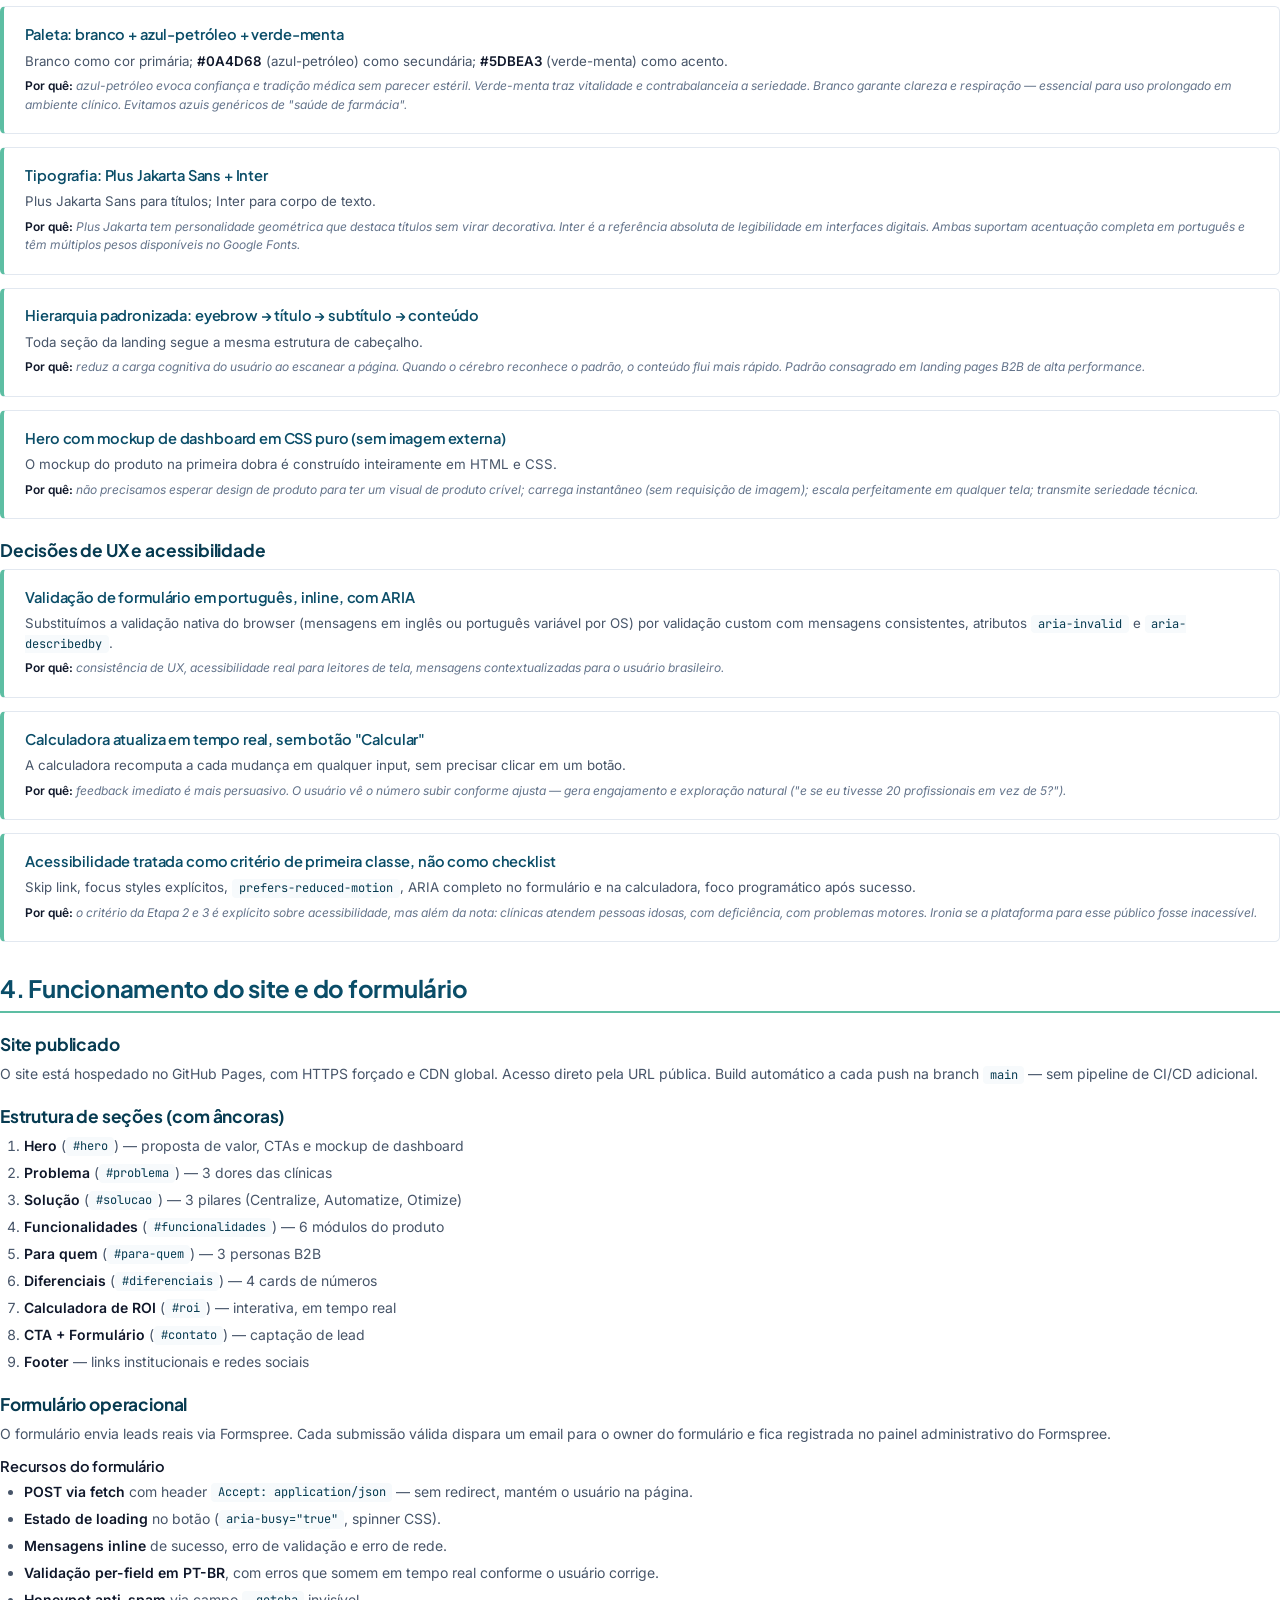
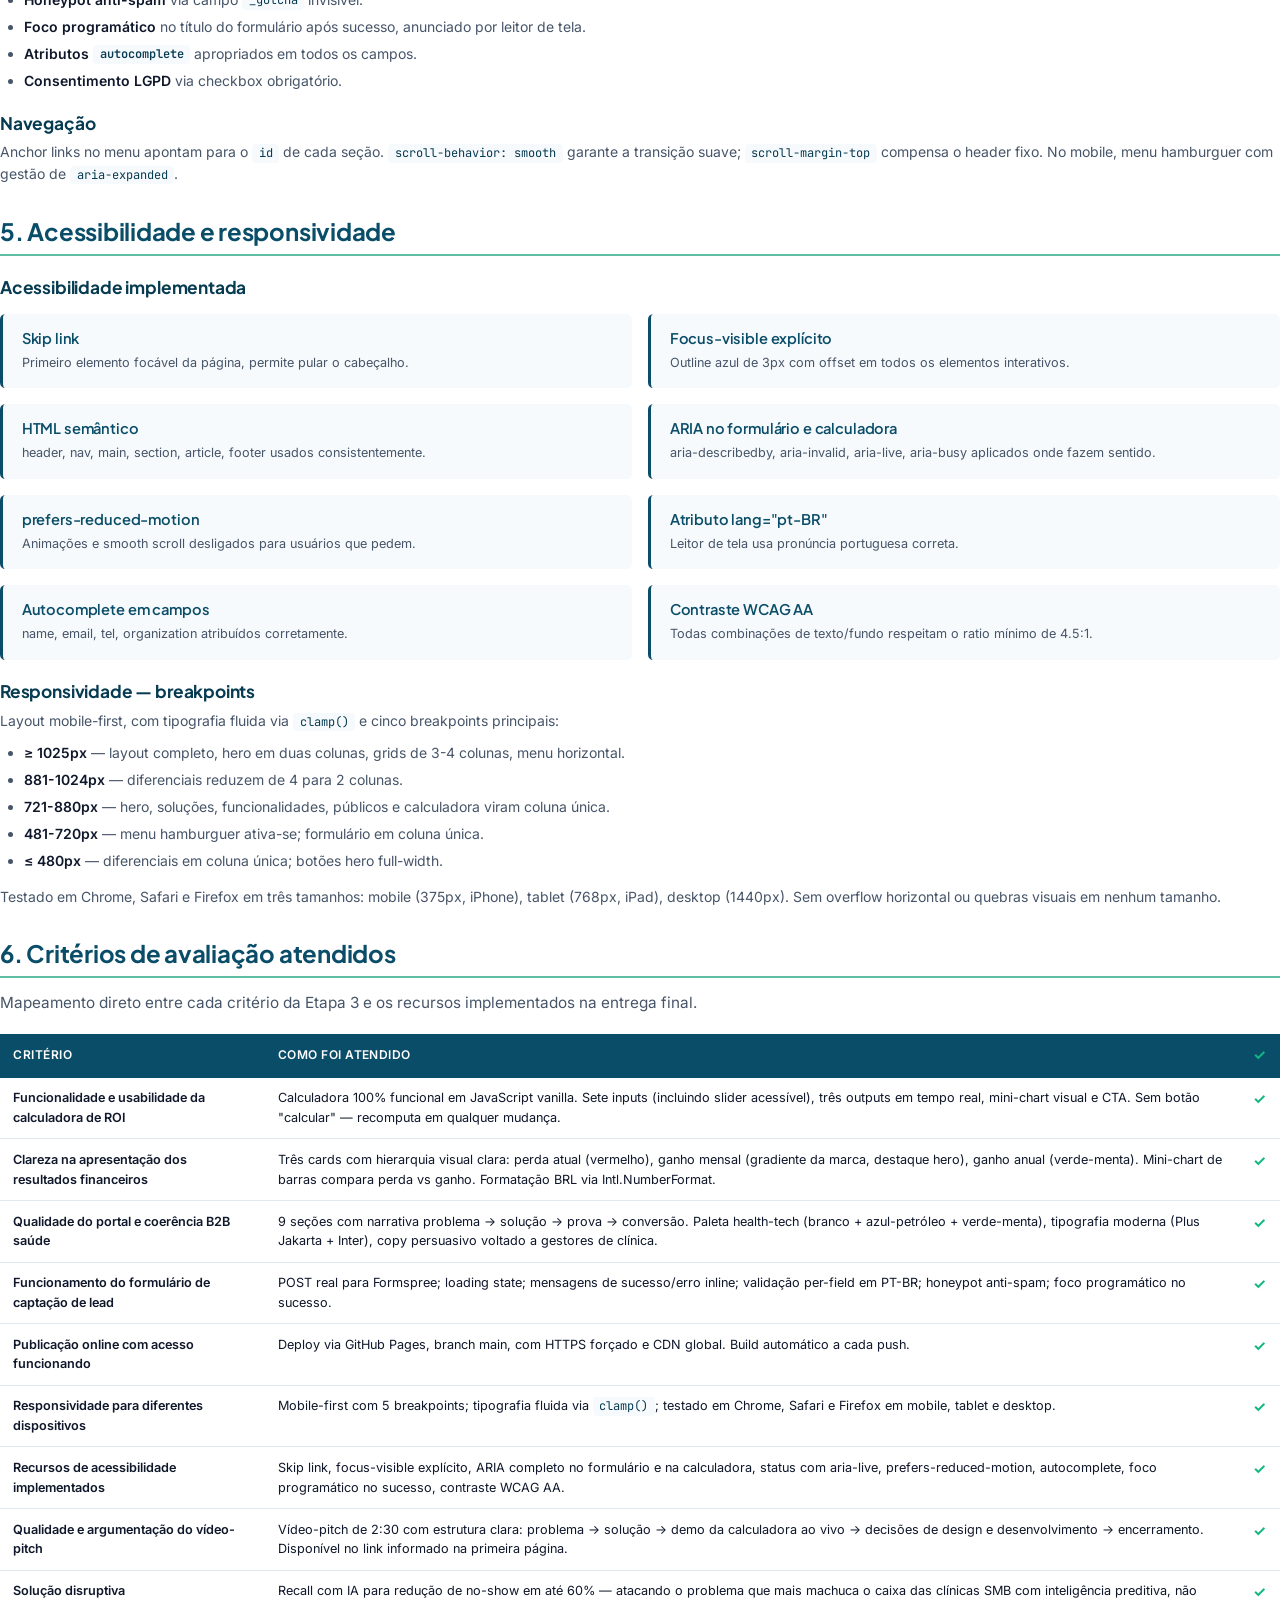
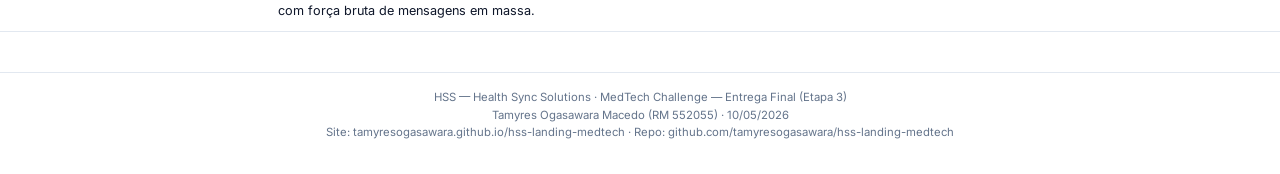
<file: entrega-etapa3.html>
<!DOCTYPE html>
<html lang="pt-BR">
<head>
  <meta charset="UTF-8" />
  <title>HSS — Entrega Final (Etapa 3) — MedTech Challenge</title>
  <link rel="preconnect" href="https://fonts.googleapis.com" />
  <link rel="preconnect" href="https://fonts.gstatic.com" crossorigin />
  <link href="https://fonts.googleapis.com/css2?family=Inter:wght@400;500;600;700&family=Plus+Jakarta+Sans:wght@600;700;800&family=JetBrains+Mono:wght@400;500&display=swap" rel="stylesheet" />

  <style>
    /* ==========================================
       PRINT-OPTIMIZED — Open in Chrome → Cmd+P → Save as PDF
       ========================================== */

    @page { size: A4; margin: 18mm 16mm 20mm 16mm; }

    * {
      box-sizing: border-box;
      margin: 0;
      padding: 0;
      -webkit-print-color-adjust: exact;
      print-color-adjust: exact;
    }

    :root {
      --primary: #0a4d68;
      --primary-dark: #073b51;
      --primary-light: #088395;
      --accent: #5dbea3;
      --accent-dark: #3fa688;
      --accent-light: #b8e5d6;
      --text: #0f172a;
      --text-muted: #475569;
      --text-soft: #64748b;
      --border: #e2e8f0;
      --bg-soft: #f7fafc;
      --success: #10b981;
      --success-bg: #d1fae5;
      --danger: #ef4444;
      --danger-bg: #fee2e2;
    }

    html { -webkit-font-smoothing: antialiased; }

    body {
      font-family: "Inter", system-ui, sans-serif;
      font-size: 10.5pt;
      line-height: 1.55;
      color: var(--text);
      background: #fff;
    }

    h1, h2, h3, h4 {
      font-family: "Plus Jakarta Sans", sans-serif;
      color: var(--text);
      letter-spacing: -0.01em;
      line-height: 1.2;
    }

    h2 {
      font-size: 18pt;
      color: var(--primary);
      margin-bottom: 10pt;
      padding-bottom: 6pt;
      border-bottom: 2px solid var(--accent);
    }

    h3 {
      font-size: 13pt;
      color: var(--primary-dark);
      margin-top: 16pt;
      margin-bottom: 6pt;
    }

    h4 {
      font-size: 11pt;
      font-weight: 600;
      margin-top: 10pt;
      margin-bottom: 4pt;
      color: var(--text);
    }

    p { margin-bottom: 8pt; color: var(--text-muted); }
    strong { color: var(--text); font-weight: 600; }

    ul, ol { margin-left: 18pt; margin-bottom: 10pt; }
    li { margin-bottom: 4pt; color: var(--text-muted); }

    a {
      color: var(--primary-light);
      text-decoration: none;
      word-break: break-all;
    }

    code {
      font-family: "JetBrains Mono", monospace;
      font-size: 9pt;
      background: var(--bg-soft);
      padding: 1pt 5pt;
      border-radius: 3pt;
      color: var(--primary-dark);
    }

    /* ---------- COVER ---------- */
    .cover {
      height: 257mm;
      display: flex;
      flex-direction: column;
      justify-content: center;
      page-break-after: always;
      position: relative;
      padding: 40pt;
    }

    .cover::before {
      content: "";
      position: absolute;
      top: 0; left: 0; right: 0;
      height: 8pt;
      background: linear-gradient(90deg, var(--primary) 0%, var(--accent) 100%);
    }

    .cover__brand {
      display: flex;
      align-items: center;
      gap: 10pt;
      margin-bottom: 50pt;
    }

    .cover__mark {
      width: 44pt;
      height: 44pt;
      border-radius: 8pt;
      background: linear-gradient(135deg, var(--primary) 0%, var(--accent) 100%);
      color: #fff;
      display: grid;
      place-items: center;
      font-family: "Plus Jakarta Sans";
      font-weight: 800;
      font-size: 22pt;
    }

    .cover__brand-name {
      font-family: "Plus Jakarta Sans";
      font-weight: 800;
      font-size: 22pt;
      color: var(--primary);
    }

    .cover__eyebrow {
      font-size: 10pt;
      font-weight: 600;
      text-transform: uppercase;
      letter-spacing: 0.12em;
      color: var(--primary-light);
      margin-bottom: 14pt;
    }

    .cover__title {
      font-size: 36pt;
      font-weight: 800;
      color: var(--text);
      line-height: 1.1;
      margin-bottom: 16pt;
      letter-spacing: -0.02em;
    }

    .cover__title span {
      background: linear-gradient(135deg, var(--primary) 0%, var(--accent) 100%);
      -webkit-background-clip: text;
      background-clip: text;
      color: transparent;
    }

    .cover__subtitle {
      font-size: 14pt;
      color: var(--text-muted);
      max-width: 480pt;
      margin-bottom: 60pt;
      line-height: 1.45;
    }

    .cover__meta {
      border-top: 1px solid var(--border);
      padding-top: 24pt;
      display: grid;
      grid-template-columns: 1fr 1fr;
      gap: 16pt;
    }

    .cover__meta-block h4 {
      font-size: 8pt;
      text-transform: uppercase;
      letter-spacing: 0.1em;
      color: var(--text-soft);
      font-weight: 600;
      margin-bottom: 4pt;
      margin-top: 0;
    }

    .cover__meta-block p {
      font-size: 11pt;
      color: var(--text);
      font-weight: 500;
      margin: 0;
    }

    /* ---------- CONTENT ---------- */
    section { margin-bottom: 24pt; page-break-inside: auto; }
    .page-break { page-break-after: always; }

    .lead {
      font-size: 11.5pt;
      color: var(--text-muted);
      margin-bottom: 14pt;
      line-height: 1.55;
    }

    /* ---------- TOC ---------- */
    .toc {
      background: var(--bg-soft);
      border: 1px solid var(--border);
      border-radius: 6pt;
      padding: 16pt 20pt;
      margin: 14pt 0 20pt 0;
    }

    .toc__list { list-style: none; margin: 0; }

    .toc__list li {
      display: flex;
      justify-content: space-between;
      padding: 4pt 0;
      border-bottom: 1px dotted var(--border);
      font-size: 10pt;
      color: var(--text);
    }

    .toc__list li:last-child { border-bottom: none; }

    .toc__list .num {
      color: var(--primary-light);
      font-weight: 600;
      margin-right: 8pt;
    }

    /* ---------- INTEGRANTES BLOCK ---------- */
    .integrantes {
      background: var(--bg-soft);
      border: 1px solid var(--border);
      border-radius: 8pt;
      padding: 18pt 22pt;
      margin: 14pt 0;
    }

    .integrantes h3 { margin-top: 0; }

    .integrantes table {
      width: 100%;
      border-collapse: collapse;
      margin-top: 8pt;
      font-size: 10pt;
    }

    .integrantes th {
      background: var(--primary);
      color: #fff;
      text-align: left;
      padding: 8pt 12pt;
      font-weight: 600;
      font-size: 9pt;
      text-transform: uppercase;
      letter-spacing: 0.04em;
    }

    .integrantes td {
      padding: 8pt 12pt;
      border-bottom: 1px solid var(--border);
      background: #fff;
    }

    /* ---------- ACCESS / LINKS ---------- */
    .access-block {
      background: linear-gradient(135deg, var(--primary-dark) 0%, var(--primary) 60%, var(--primary-light) 100%);
      color: #fff;
      padding: 24pt;
      border-radius: 8pt;
      margin: 14pt 0;
    }

    .access-block h3 {
      color: #fff;
      margin-top: 0;
      font-size: 16pt;
    }

    .access-block p {
      color: rgba(255,255,255,0.85);
      font-size: 10.5pt;
      margin-bottom: 14pt;
    }

    .access-block .link-row {
      display: flex;
      align-items: baseline;
      gap: 8pt;
      margin-bottom: 8pt;
    }

    .access-block .link-row strong {
      color: var(--accent-light);
      min-width: 90pt;
      font-size: 9.5pt;
      text-transform: uppercase;
      letter-spacing: 0.06em;
    }

    .access-block a {
      color: #fff;
      text-decoration: underline;
      font-size: 11pt;
      word-break: break-all;
    }

    /* ---------- INFO CARDS ---------- */
    .grid-2 {
      display: grid;
      grid-template-columns: 1fr 1fr;
      gap: 12pt;
      margin: 12pt 0;
    }

    .grid-3 {
      display: grid;
      grid-template-columns: repeat(3, 1fr);
      gap: 10pt;
      margin: 12pt 0;
    }

    .info-card {
      background: var(--bg-soft);
      border-left: 3px solid var(--primary);
      border-radius: 4pt;
      padding: 12pt 14pt;
    }

    .info-card h4 {
      margin: 0 0 4pt 0;
      color: var(--primary);
    }

    .info-card p {
      font-size: 9.5pt;
      margin: 0;
    }

    /* ---------- DECISION CARDS (justifications) ---------- */
    .decision {
      background: #fff;
      border: 1px solid var(--border);
      border-left: 4px solid var(--accent);
      border-radius: 4pt;
      padding: 14pt 16pt;
      margin-bottom: 10pt;
    }

    .decision h4 {
      margin: 0 0 6pt 0;
      color: var(--primary);
      font-size: 11pt;
    }

    .decision p {
      margin: 0 0 4pt 0;
      font-size: 10pt;
      line-height: 1.5;
    }

    .decision__why {
      display: block;
      font-size: 9pt;
      color: var(--text-soft);
      margin-top: 4pt;
      font-style: italic;
    }

    .decision__why strong {
      color: var(--text);
      font-style: normal;
    }

    /* ---------- ROI HIGHLIGHT ---------- */
    .roi-highlight {
      background: linear-gradient(135deg, var(--accent-light) 0%, #d8f0e6 100%);
      border-radius: 8pt;
      padding: 16pt 20pt;
      margin: 12pt 0;
      border: 1px solid rgba(93, 190, 163, 0.4);
    }

    .roi-highlight h4 {
      margin-top: 0;
      color: var(--primary-dark);
    }

    .roi-highlight p {
      color: var(--primary-dark);
      margin-bottom: 0;
      font-size: 10pt;
    }

    /* ---------- CRITERIA TABLE ---------- */
    .criteria-table {
      width: 100%;
      border-collapse: collapse;
      margin-top: 10pt;
      font-size: 9.5pt;
    }

    .criteria-table th {
      background: var(--primary);
      color: #fff;
      text-align: left;
      padding: 8pt 10pt;
      font-weight: 600;
      font-size: 9pt;
      text-transform: uppercase;
      letter-spacing: 0.04em;
    }

    .criteria-table td {
      padding: 8pt 10pt;
      border-bottom: 1px solid var(--border);
      vertical-align: top;
    }

    .criteria-table .check {
      color: var(--success);
      font-weight: 700;
      font-size: 11pt;
      text-align: center;
      width: 30pt;
    }

    /* ---------- DELIVERABLES BLOCK ---------- */
    .deliverables {
      display: grid;
      grid-template-columns: 1fr 1fr 1fr;
      gap: 10pt;
      margin: 14pt 0;
    }

    .deliverable-card {
      background: var(--bg-soft);
      border: 1px solid var(--border);
      border-top: 4px solid var(--primary);
      border-radius: 6pt;
      padding: 14pt;
      text-align: center;
    }

    .deliverable-card__icon {
      display: inline-flex;
      width: 36pt;
      height: 36pt;
      border-radius: 50%;
      background: var(--accent-light);
      color: var(--primary-dark);
      align-items: center;
      justify-content: center;
      font-weight: 800;
      font-size: 14pt;
      margin-bottom: 8pt;
      font-family: "Plus Jakarta Sans";
    }

    .deliverable-card h4 {
      margin: 4pt 0;
      font-size: 10pt;
    }

    .deliverable-card p {
      font-size: 8.5pt;
      margin: 0;
      line-height: 1.4;
    }

    /* ---------- FOOTER NOTE ---------- */
    .doc-footer {
      margin-top: 30pt;
      padding-top: 12pt;
      border-top: 1px solid var(--border);
      font-size: 8.5pt;
      color: var(--text-soft);
      text-align: center;
    }

    h2, h3, h4 { page-break-after: avoid; }

    /* Highlight when a placeholder still needs replacing */
    .placeholder {
      background: #fef3c7;
      color: #92400e;
      padding: 1pt 5pt;
      border-radius: 3pt;
      font-weight: 600;
      font-size: 9pt;
      font-family: "JetBrains Mono", monospace;
    }
  </style>
</head>
<body>

  <!-- ========== COVER ========== -->
  <div class="cover">
    <div class="cover__brand">
      <span class="cover__mark">H</span>
      <span class="cover__brand-name">HSS</span>
    </div>

    <div>
      <div class="cover__eyebrow">MedTech Challenge — Etapa 3 (Entrega Final)</div>
      <h1 class="cover__title">Health Sync Solutions:<br><span>do conceito ao produto.</span></h1>
      <p class="cover__subtitle">
        Site funcional publicado, formulário operacional, calculadora de ROI interativa e vídeo-pitch — a entrega final da plataforma B2B que devolve tempo, dinheiro e organização para clínicas pequenas e médias.
      </p>
    </div>

    <div class="cover__meta">
      <div class="cover__meta-block">
        <h4>Integrante</h4>
        <p>Tamyres Ogasawara Macedo</p>
        <p style="font-size: 9.5pt; color: var(--text-soft); margin-top: 2pt;">RM 552055</p>
      </div>
      <div class="cover__meta-block">
        <h4>Entrega</h4>
        <p>Etapa 3 — Entrega Final</p>
        <p style="font-size: 9.5pt; color: var(--text-soft); margin-top: 2pt;">10 de maio de 2026</p>
      </div>
    </div>
  </div>


  <!-- ========== INTEGRANTES + LINKS + TOC ========== -->
  <section>
    <h2>Identificação e entregas</h2>

    <h3>Integrantes do grupo (ordem alfabética)</h3>
    <div class="integrantes">
      <table>
        <thead>
          <tr>
            <th>Nome completo</th>
            <th style="text-align: right;">RM</th>
          </tr>
        </thead>
        <tbody>
          <tr>
            <td>Tamyres Ogasawara Macedo</td>
            <td style="text-align: right; font-family: 'JetBrains Mono', monospace;">552055</td>
          </tr>
        </tbody>
      </table>
    </div>

    <h3>Os três entregáveis da Etapa 3</h3>
    <div class="deliverables">
      <div class="deliverable-card">
        <div class="deliverable-card__icon">1</div>
        <h4>Site funcional publicado</h4>
        <p>Landing completa com calculadora de ROI, formulário operacional, responsividade e acessibilidade.</p>
      </div>
      <div class="deliverable-card">
        <div class="deliverable-card__icon">2</div>
        <h4>Vídeo-pitch</h4>
        <p>Apresentação de 2-3 min com demonstração da calculadora e justificativas das decisões.</p>
      </div>
      <div class="deliverable-card">
        <div class="deliverable-card__icon">3</div>
        <h4>Documento PDF</h4>
        <p>Este documento — com integrantes, justificativas e todos os links da entrega.</p>
      </div>
    </div>

    <div class="access-block">
      <h3>Links da entrega</h3>
      <p>Todos os recursos da entrega final, prontos para acesso e avaliação.</p>

      <div class="link-row">
        <strong>Site (deploy):</strong>
        <a href="https://tamyresogasawara.github.io/hss-landing-medtech/">https://tamyresogasawara.github.io/hss-landing-medtech/</a>
      </div>
      <div class="link-row">
        <strong>Repositório:</strong>
        <a href="https://github.com/tamyresogasawara/hss-landing-medtech">https://github.com/tamyresogasawara/hss-landing-medtech</a>
      </div>
      <div class="link-row">
        <strong>Vídeo-pitch:</strong>
        <a href="https://www.loom.com/share/1b3cc17bdf194d80b25e1b933e2564a0">https://www.loom.com/share/1b3cc17bdf194d80b25e1b933e2564a0</a>
      </div>
    </div>

    <h3>Sumário</h3>
    <div class="toc">
      <ol class="toc__list">
        <li><span><span class="num">1.</span> Visão geral da solução</span><span>03</span></li>
        <li><span><span class="num">2.</span> Calculadora de ROI</span><span>04</span></li>
        <li><span><span class="num">3.</span> Justificativas das decisões de projeto</span><span>06</span></li>
        <li><span><span class="num">4.</span> Funcionamento do site e do formulário</span><span>09</span></li>
        <li><span><span class="num">5.</span> Acessibilidade e responsividade</span><span>10</span></li>
        <li><span><span class="num">6.</span> Critérios de avaliação atendidos</span><span>11</span></li>
      </ol>
    </div>
  </section>

  <div class="page-break"></div>


  <!-- ========== 1. VISÃO GERAL ========== -->
  <section>
    <h2>1. Visão geral da solução</h2>

    <h3>O problema</h3>
    <p>
      Clínicas pequenas e médias no Brasil ainda operam com uma colcha de retalhos de planilhas, WhatsApp e softwares legados que não se comunicam. Esse cenário gera três dores principais: <strong>agenda fragmentada</strong> (horas perdidas confirmando consultas), <strong>taxa de no-show elevada</strong> (cerca de 30% dos pacientes faltam sem aviso) e <strong>decisões no escuro</strong> por falta de indicadores consolidados.
    </p>

    <h3>A solução</h3>
    <p>
      A Health Sync Solutions (HSS) é uma plataforma B2B SaaS que reúne <strong>seis módulos integrados</strong> — agenda inteligente, prontuário eletrônico, portal do paciente, financeiro, recall com IA e dashboard de gestão — em uma única interface, com conformidade LGPD nativa.
    </p>

    <h3>O diferencial disruptivo</h3>
    <div class="roi-highlight">
      <h4>Recall com IA — redução de no-show em até 60%</h4>
      <p>
        O algoritmo da HSS analisa o histórico comportamental de cada paciente (faltas anteriores, horário das consultas, especialidade) e identifica os mais propensos a faltar. Para esses, dispara lembretes personalizados via WhatsApp na janela de tempo ideal. Atacamos o número que mais machuca o caixa das clínicas, com inteligência preditiva — não com força bruta de mensagens em massa.
      </p>
    </div>

    <h3>Público-alvo (B2B)</h3>
    <div class="grid-3">
      <div class="info-card">
        <h4>Consultórios independentes</h4>
        <p>Profissionais autônomos que querem profissionalizar a gestão sem contratar TI.</p>
      </div>
      <div class="info-card">
        <h4>Clínicas multi-especialidade</h4>
        <p>Coordenação fluida entre especialistas, com prontuário unificado por paciente.</p>
      </div>
      <div class="info-card">
        <h4>Pequenas redes e franquias</h4>
        <p>Visão consolidada de várias unidades, com permissões granulares e dashboards comparativos.</p>
      </div>
    </div>
  </section>

  <div class="page-break"></div>


  <!-- ========== 2. CALCULADORA DE ROI ========== -->
  <section>
    <h2>2. Calculadora de ROI</h2>

    <p class="lead">
      A calculadora é a peça central da Etapa 3 e a ponte entre a promessa e a prova. Ela permite que qualquer visitante simule, em tempo real e sem cadastro, quanto a HSS pode devolver para o caixa da sua clínica — usando os números da própria operação.
    </p>

    <h3>Modelo de cálculo</h3>

    <h4>Inputs (ajustados pelo usuário)</h4>
    <ul>
      <li><strong>Profissionais ativos</strong> (default: 5)</li>
      <li><strong>Consultas por dia, por profissional</strong> (default: 12)</li>
      <li><strong>Ticket médio por consulta em R$</strong> (default: 200)</li>
      <li><strong>Dias úteis por mês</strong> (default: 22)</li>
      <li><strong>Taxa atual de no-show</strong> em % (default: 30%, slider de 0 a 60)</li>
      <li><strong>Horas por semana em tarefas administrativas manuais</strong> (default: 20)</li>
      <li><strong>Custo médio por hora da equipe administrativa em R$</strong> (default: 25)</li>
    </ul>

    <h4>Premissas do modelo</h4>
    <ul>
      <li><strong>Redução de 60% no no-show</strong> via Recall com IA — baseado em médias observadas em soluções similares de gestão preditiva.</li>
      <li><strong>Redução de 60% nas tarefas administrativas manuais</strong> via automação de confirmação, remarcação e cobrança.</li>
      <li><strong>Quatro semanas por mês</strong> para conversão de horas semanais em mensais.</li>
    </ul>

    <h4>Fórmulas aplicadas</h4>
    <p style="font-family: 'JetBrains Mono', monospace; background: var(--bg-soft); padding: 10pt 14pt; border-radius: 4pt; font-size: 9pt; line-height: 1.6; color: var(--text);">
      receita_potencial = profissionais × consultas_dia × ticket × dias_mes<br>
      perda_no_show = receita_potencial × taxa_no_show<br>
      custo_admin = horas_admin × 4 × custo_hora<br>
      <br>
      <strong>perda_total_mensal</strong> = perda_no_show + custo_admin<br>
      <strong>recuperado_mensal</strong> = (perda_no_show × 0.6) + (custo_admin × 0.6)<br>
      <strong>recuperado_anual</strong> = recuperado_mensal × 12
    </p>

    <h3>Apresentação dos resultados</h3>
    <p>
      Os resultados aparecem em três cards principais, com hierarquia visual clara:
    </p>
    <div class="grid-3">
      <div class="info-card" style="border-left-color: var(--danger);">
        <h4 style="color: #991b1b;">Card 1 — Perda atual</h4>
        <p>Destaque vermelho. Mostra ao gestor o quanto está perdendo hoje — gerando o impulso emocional para considerar a solução.</p>
      </div>
      <div class="info-card" style="border-left-color: var(--success); background: var(--success-bg);">
        <h4 style="color: #047857;">Card 2 — Ganho mensal (hero)</h4>
        <p>Card maior, em gradiente da marca. É o número que importa para a decisão de compra. Visualmente dominante.</p>
      </div>
      <div class="info-card" style="border-left-color: var(--accent-dark); background: var(--accent-light);">
        <h4 style="color: #073b51;">Card 3 — Ganho anual</h4>
        <p>Mesma cor do acento da marca. Multiplica o impacto mensal por 12 — mostrando a relevância estratégica do investimento.</p>
      </div>
    </div>

    <p>
      Abaixo dos cards, um <strong>mini-chart visual de barras</strong> compara graficamente "Perda atual" vs "Ganho com HSS", permitindo absorção do contraste em segundos. Ao final, um CTA leva o lead diretamente ao formulário de demonstração.
    </p>

    <h3>Acessibilidade da calculadora</h3>
    <ul>
      <li><strong>Painel de outputs com <code>aria-live="polite"</code> e <code>aria-atomic="true"</code></strong> — leitores de tela anunciam mudanças nos resultados conforme o usuário ajusta os inputs.</li>
      <li><strong>Slider com <code>output</code> elemento associado</strong> — exibe o valor atual em tempo real e é lido em conjunto pelo leitor.</li>
      <li><strong>Atributos <code>inputmode</code></strong> em todos os campos numéricos — apresenta teclado adequado em dispositivos móveis.</li>
      <li><strong>Mini-chart com <code>role="img"</code> e <code>aria-labelledby</code></strong> — leitores de tela anunciam o significado da visualização.</li>
      <li><strong>Botão de reset visível</strong> — permite voltar aos defaults com um clique, importante para usuários que se perdem.</li>
    </ul>
  </section>

  <div class="page-break"></div>


  <!-- ========== 3. JUSTIFICATIVAS ========== -->
  <section>
    <h2>3. Justificativas das decisões de projeto</h2>

    <p class="lead">
      Cada decisão estratégica do projeto foi tomada com base em critérios objetivos. Esta seção documenta as principais escolhas e os porquês por trás delas.
    </p>

    <h3>Decisões de produto</h3>

    <div class="decision">
      <h4>Pivot do conceito original (interoperabilidade) para gestão de clínicas</h4>
      <p>O conceito inicial seria uma plataforma de interoperabilidade para hospitais — disruptivo, mas inviável de prototipar funcionalmente nas etapas seguintes. Pivotamos para gestão de clínicas pequenas e médias, mantendo o "Sync" no nome com novo significado: sincronia operacional dentro da clínica.</p>
      <span class="decision__why"><strong>Por quê:</strong> permite construir funcionalidades reais nas próximas etapas (calculadora de ROI, agenda, formulário) sem perder a vibe health-tech.</span>
    </div>

    <div class="decision">
      <h4>Diferencial disruptivo: Recall com IA contra no-show</h4>
      <p>Em vez de apostar em features amplas, escolhemos um diferencial cirúrgico — IA preditiva atacando o no-show, problema que mais machuca o caixa das clínicas SMB.</p>
      <span class="decision__why"><strong>Por quê:</strong> foco vence amplitude. É mais fácil pitchar "reduzimos no-show em 60%" do que "temos 200 features". Ainda faz a calculadora de ROI ter um pilar concreto e mensurável.</span>
    </div>

    <h3>Decisões técnicas</h3>

    <div class="decision">
      <h4>Stack: HTML5 + CSS puro + JavaScript vanilla (sem frameworks)</h4>
      <p>Decidimos não usar React, Vue, Tailwind ou qualquer framework. Apenas HTML semântico, CSS com Custom Properties e JavaScript vanilla.</p>
      <span class="decision__why"><strong>Por quê:</strong> performance (carrega em milissegundos), zero setup (qualquer integrante abre e contribui), zero dependências quebrando, totalmente acessível para SEO. A complexidade adicional de um framework não se justifica para uma landing page institucional.</span>
    </div>

    <div class="decision">
      <h4>Organização modular do CSS em 4 arquivos</h4>
      <p>Separamos em <code>reset.css</code>, <code>variables.css</code>, <code>base.css</code> e <code>components.css</code> em vez de um único arquivo monolítico ou dezenas de pequenos arquivos.</p>
      <span class="decision__why"><strong>Por quê:</strong> equilibra organização e simplicidade. Trocar uma cor da identidade visual exige editar uma única linha. Permite trabalho em paralelo sem conflitos.</span>
    </div>

    <div class="decision">
      <h4>Backend de formulário: Formspree</h4>
      <p>Escolhemos Formspree em vez de Web3Forms, EmailJS, Google Apps Script ou backend próprio.</p>
      <span class="decision__why"><strong>Por quê:</strong> maturidade da plataforma + tier gratuito generoso (50 envios/mês) + integração via simples POST com fetch. Não expõe credencial pública (como EmailJS faria) e não exige setup adicional (como GAS faria).</span>
    </div>

    <div class="decision">
      <h4>Hospedagem: GitHub Pages</h4>
      <p>Deploy via GitHub Pages em vez de Vercel, Netlify, Firebase Hosting ou similar.</p>
      <span class="decision__why"><strong>Por quê:</strong> integração direta com o repositório que já usaríamos para versionamento; HTTPS automático com Let's Encrypt; CDN global gratuita; zero configuração de pipeline; deploy a cada push na main. Para um site estático sem build, é a opção mais enxuta.</span>
    </div>

    <h3>Decisões de design</h3>

    <div class="decision">
      <h4>Paleta: branco + azul-petróleo + verde-menta</h4>
      <p>Branco como cor primária; <strong>#0A4D68</strong> (azul-petróleo) como secundária; <strong>#5DBEA3</strong> (verde-menta) como acento.</p>
      <span class="decision__why"><strong>Por quê:</strong> azul-petróleo evoca confiança e tradição médica sem parecer estéril. Verde-menta traz vitalidade e contrabalanceia a seriedade. Branco garante clareza e respiração — essencial para uso prolongado em ambiente clínico. Evitamos azuis genéricos de "saúde de farmácia".</span>
    </div>

    <div class="decision">
      <h4>Tipografia: Plus Jakarta Sans + Inter</h4>
      <p>Plus Jakarta Sans para títulos; Inter para corpo de texto.</p>
      <span class="decision__why"><strong>Por quê:</strong> Plus Jakarta tem personalidade geométrica que destaca títulos sem virar decorativa. Inter é a referência absoluta de legibilidade em interfaces digitais. Ambas suportam acentuação completa em português e têm múltiplos pesos disponíveis no Google Fonts.</span>
    </div>

    <div class="decision">
      <h4>Hierarquia padronizada: eyebrow → título → subtítulo → conteúdo</h4>
      <p>Toda seção da landing segue a mesma estrutura de cabeçalho.</p>
      <span class="decision__why"><strong>Por quê:</strong> reduz a carga cognitiva do usuário ao escanear a página. Quando o cérebro reconhece o padrão, o conteúdo flui mais rápido. Padrão consagrado em landing pages B2B de alta performance.</span>
    </div>

    <div class="decision">
      <h4>Hero com mockup de dashboard em CSS puro (sem imagem externa)</h4>
      <p>O mockup do produto na primeira dobra é construído inteiramente em HTML e CSS.</p>
      <span class="decision__why"><strong>Por quê:</strong> não precisamos esperar design de produto para ter um visual de produto crível; carrega instantâneo (sem requisição de imagem); escala perfeitamente em qualquer tela; transmite seriedade técnica.</span>
    </div>

    <h3>Decisões de UX e acessibilidade</h3>

    <div class="decision">
      <h4>Validação de formulário em português, inline, com ARIA</h4>
      <p>Substituímos a validação nativa do browser (mensagens em inglês ou português variável por OS) por validação custom com mensagens consistentes, atributos <code>aria-invalid</code> e <code>aria-describedby</code>.</p>
      <span class="decision__why"><strong>Por quê:</strong> consistência de UX, acessibilidade real para leitores de tela, mensagens contextualizadas para o usuário brasileiro.</span>
    </div>

    <div class="decision">
      <h4>Calculadora atualiza em tempo real, sem botão "Calcular"</h4>
      <p>A calculadora recomputa a cada mudança em qualquer input, sem precisar clicar em um botão.</p>
      <span class="decision__why"><strong>Por quê:</strong> feedback imediato é mais persuasivo. O usuário vê o número subir conforme ajusta — gera engajamento e exploração natural ("e se eu tivesse 20 profissionais em vez de 5?").</span>
    </div>

    <div class="decision">
      <h4>Acessibilidade tratada como critério de primeira classe, não como checklist</h4>
      <p>Skip link, focus styles explícitos, <code>prefers-reduced-motion</code>, ARIA completo no formulário e na calculadora, foco programático após sucesso.</p>
      <span class="decision__why"><strong>Por quê:</strong> o critério da Etapa 2 e 3 é explícito sobre acessibilidade, mas além da nota: clínicas atendem pessoas idosas, com deficiência, com problemas motores. Ironia se a plataforma para esse público fosse inacessível.</span>
    </div>
  </section>

  <div class="page-break"></div>


  <!-- ========== 4. SITE E FORMULÁRIO ========== -->
  <section>
    <h2>4. Funcionamento do site e do formulário</h2>

    <h3>Site publicado</h3>
    <p>
      O site está hospedado no GitHub Pages, com HTTPS forçado e CDN global. Acesso direto pela URL pública. Build automático a cada push na branch <code>main</code> — sem pipeline de CI/CD adicional.
    </p>

    <h3>Estrutura de seções (com âncoras)</h3>
    <ol>
      <li><strong>Hero</strong> (<code>#hero</code>) — proposta de valor, CTAs e mockup de dashboard</li>
      <li><strong>Problema</strong> (<code>#problema</code>) — 3 dores das clínicas</li>
      <li><strong>Solução</strong> (<code>#solucao</code>) — 3 pilares (Centralize, Automatize, Otimize)</li>
      <li><strong>Funcionalidades</strong> (<code>#funcionalidades</code>) — 6 módulos do produto</li>
      <li><strong>Para quem</strong> (<code>#para-quem</code>) — 3 personas B2B</li>
      <li><strong>Diferenciais</strong> (<code>#diferenciais</code>) — 4 cards de números</li>
      <li><strong>Calculadora de ROI</strong> (<code>#roi</code>) — interativa, em tempo real</li>
      <li><strong>CTA + Formulário</strong> (<code>#contato</code>) — captação de lead</li>
      <li><strong>Footer</strong> — links institucionais e redes sociais</li>
    </ol>

    <h3>Formulário operacional</h3>
    <p>
      O formulário envia leads reais via Formspree. Cada submissão válida dispara um email para o owner do formulário e fica registrada no painel administrativo do Formspree.
    </p>

    <h4>Recursos do formulário</h4>
    <ul>
      <li><strong>POST via fetch</strong> com header <code>Accept: application/json</code> — sem redirect, mantém o usuário na página.</li>
      <li><strong>Estado de loading</strong> no botão (<code>aria-busy="true"</code>, spinner CSS).</li>
      <li><strong>Mensagens inline</strong> de sucesso, erro de validação e erro de rede.</li>
      <li><strong>Validação per-field em PT-BR</strong>, com erros que somem em tempo real conforme o usuário corrige.</li>
      <li><strong>Honeypot anti-spam</strong> via campo <code>_gotcha</code> invisível.</li>
      <li><strong>Foco programático</strong> no título do formulário após sucesso, anunciado por leitor de tela.</li>
      <li><strong>Atributos <code>autocomplete</code></strong> apropriados em todos os campos.</li>
      <li><strong>Consentimento LGPD</strong> via checkbox obrigatório.</li>
    </ul>

    <h3>Navegação</h3>
    <p>
      Anchor links no menu apontam para o <code>id</code> de cada seção. <code>scroll-behavior: smooth</code> garante a transição suave; <code>scroll-margin-top</code> compensa o header fixo. No mobile, menu hamburguer com gestão de <code>aria-expanded</code>.
    </p>
  </section>

  <div class="page-break"></div>


  <!-- ========== 5. ACESSIBILIDADE E RESPONSIVIDADE ========== -->
  <section>
    <h2>5. Acessibilidade e responsividade</h2>

    <h3>Acessibilidade implementada</h3>

    <div class="grid-2">
      <div class="info-card">
        <h4>Skip link</h4>
        <p>Primeiro elemento focável da página, permite pular o cabeçalho.</p>
      </div>
      <div class="info-card">
        <h4>Focus-visible explícito</h4>
        <p>Outline azul de 3px com offset em todos os elementos interativos.</p>
      </div>
      <div class="info-card">
        <h4>HTML semântico</h4>
        <p>header, nav, main, section, article, footer usados consistentemente.</p>
      </div>
      <div class="info-card">
        <h4>ARIA no formulário e calculadora</h4>
        <p>aria-describedby, aria-invalid, aria-live, aria-busy aplicados onde fazem sentido.</p>
      </div>
      <div class="info-card">
        <h4>prefers-reduced-motion</h4>
        <p>Animações e smooth scroll desligados para usuários que pedem.</p>
      </div>
      <div class="info-card">
        <h4>Atributo lang="pt-BR"</h4>
        <p>Leitor de tela usa pronúncia portuguesa correta.</p>
      </div>
      <div class="info-card">
        <h4>Autocomplete em campos</h4>
        <p>name, email, tel, organization atribuídos corretamente.</p>
      </div>
      <div class="info-card">
        <h4>Contraste WCAG AA</h4>
        <p>Todas combinações de texto/fundo respeitam o ratio mínimo de 4.5:1.</p>
      </div>
    </div>

    <h3>Responsividade — breakpoints</h3>
    <p>
      Layout mobile-first, com tipografia fluida via <code>clamp()</code> e cinco breakpoints principais:
    </p>
    <ul>
      <li><strong>≥ 1025px</strong> — layout completo, hero em duas colunas, grids de 3-4 colunas, menu horizontal.</li>
      <li><strong>881-1024px</strong> — diferenciais reduzem de 4 para 2 colunas.</li>
      <li><strong>721-880px</strong> — hero, soluções, funcionalidades, públicos e calculadora viram coluna única.</li>
      <li><strong>481-720px</strong> — menu hamburguer ativa-se; formulário em coluna única.</li>
      <li><strong>≤ 480px</strong> — diferenciais em coluna única; botões hero full-width.</li>
    </ul>

    <p>
      Testado em Chrome, Safari e Firefox em três tamanhos: mobile (375px, iPhone), tablet (768px, iPad), desktop (1440px). Sem overflow horizontal ou quebras visuais em nenhum tamanho.
    </p>
  </section>

  <div class="page-break"></div>


  <!-- ========== 6. CRITÉRIOS DE AVALIAÇÃO ========== -->
  <section>
    <h2>6. Critérios de avaliação atendidos</h2>

    <p class="lead">
      Mapeamento direto entre cada critério da Etapa 3 e os recursos implementados na entrega final.
    </p>

    <table class="criteria-table">
      <thead>
        <tr>
          <th>Critério</th>
          <th>Como foi atendido</th>
          <th class="check">✓</th>
        </tr>
      </thead>
      <tbody>
        <tr>
          <td><strong>Funcionalidade e usabilidade da calculadora de ROI</strong></td>
          <td>Calculadora 100% funcional em JavaScript vanilla. Sete inputs (incluindo slider acessível), três outputs em tempo real, mini-chart visual e CTA. Sem botão "calcular" — recomputa em qualquer mudança.</td>
          <td class="check">✓</td>
        </tr>
        <tr>
          <td><strong>Clareza na apresentação dos resultados financeiros</strong></td>
          <td>Três cards com hierarquia visual clara: perda atual (vermelho), ganho mensal (gradiente da marca, destaque hero), ganho anual (verde-menta). Mini-chart de barras compara perda vs ganho. Formatação BRL via Intl.NumberFormat.</td>
          <td class="check">✓</td>
        </tr>
        <tr>
          <td><strong>Qualidade do portal e coerência B2B saúde</strong></td>
          <td>9 seções com narrativa problema → solução → prova → conversão. Paleta health-tech (branco + azul-petróleo + verde-menta), tipografia moderna (Plus Jakarta + Inter), copy persuasivo voltado a gestores de clínica.</td>
          <td class="check">✓</td>
        </tr>
        <tr>
          <td><strong>Funcionamento do formulário de captação de lead</strong></td>
          <td>POST real para Formspree; loading state; mensagens de sucesso/erro inline; validação per-field em PT-BR; honeypot anti-spam; foco programático no sucesso.</td>
          <td class="check">✓</td>
        </tr>
        <tr>
          <td><strong>Publicação online com acesso funcionando</strong></td>
          <td>Deploy via GitHub Pages, branch main, com HTTPS forçado e CDN global. Build automático a cada push.</td>
          <td class="check">✓</td>
        </tr>
        <tr>
          <td><strong>Responsividade para diferentes dispositivos</strong></td>
          <td>Mobile-first com 5 breakpoints; tipografia fluida via <code>clamp()</code>; testado em Chrome, Safari e Firefox em mobile, tablet e desktop.</td>
          <td class="check">✓</td>
        </tr>
        <tr>
          <td><strong>Recursos de acessibilidade implementados</strong></td>
          <td>Skip link, focus-visible explícito, ARIA completo no formulário e na calculadora, status com aria-live, prefers-reduced-motion, autocomplete, foco programático no sucesso, contraste WCAG AA.</td>
          <td class="check">✓</td>
        </tr>
        <tr>
          <td><strong>Qualidade e argumentação do vídeo-pitch</strong></td>
          <td>Vídeo-pitch de 2:30 com estrutura clara: problema → solução → demo da calculadora ao vivo → decisões de design e desenvolvimento → encerramento. Disponível no link informado na primeira página.</td>
          <td class="check">✓</td>
        </tr>
        <tr>
          <td><strong>Solução disruptiva</strong></td>
          <td>Recall com IA para redução de no-show em até 60% — atacando o problema que mais machuca o caixa das clínicas SMB com inteligência preditiva, não com força bruta de mensagens em massa.</td>
          <td class="check">✓</td>
        </tr>
      </tbody>
    </table>

    <div class="doc-footer">
      HSS — Health Sync Solutions · MedTech Challenge — Entrega Final (Etapa 3)<br>
      Tamyres Ogasawara Macedo (RM 552055) · 10/05/2026<br>
      Site: tamyresogasawara.github.io/hss-landing-medtech · Repo: github.com/tamyresogasawara/hss-landing-medtech
    </div>
  </section>

</body>
</html>
</file>
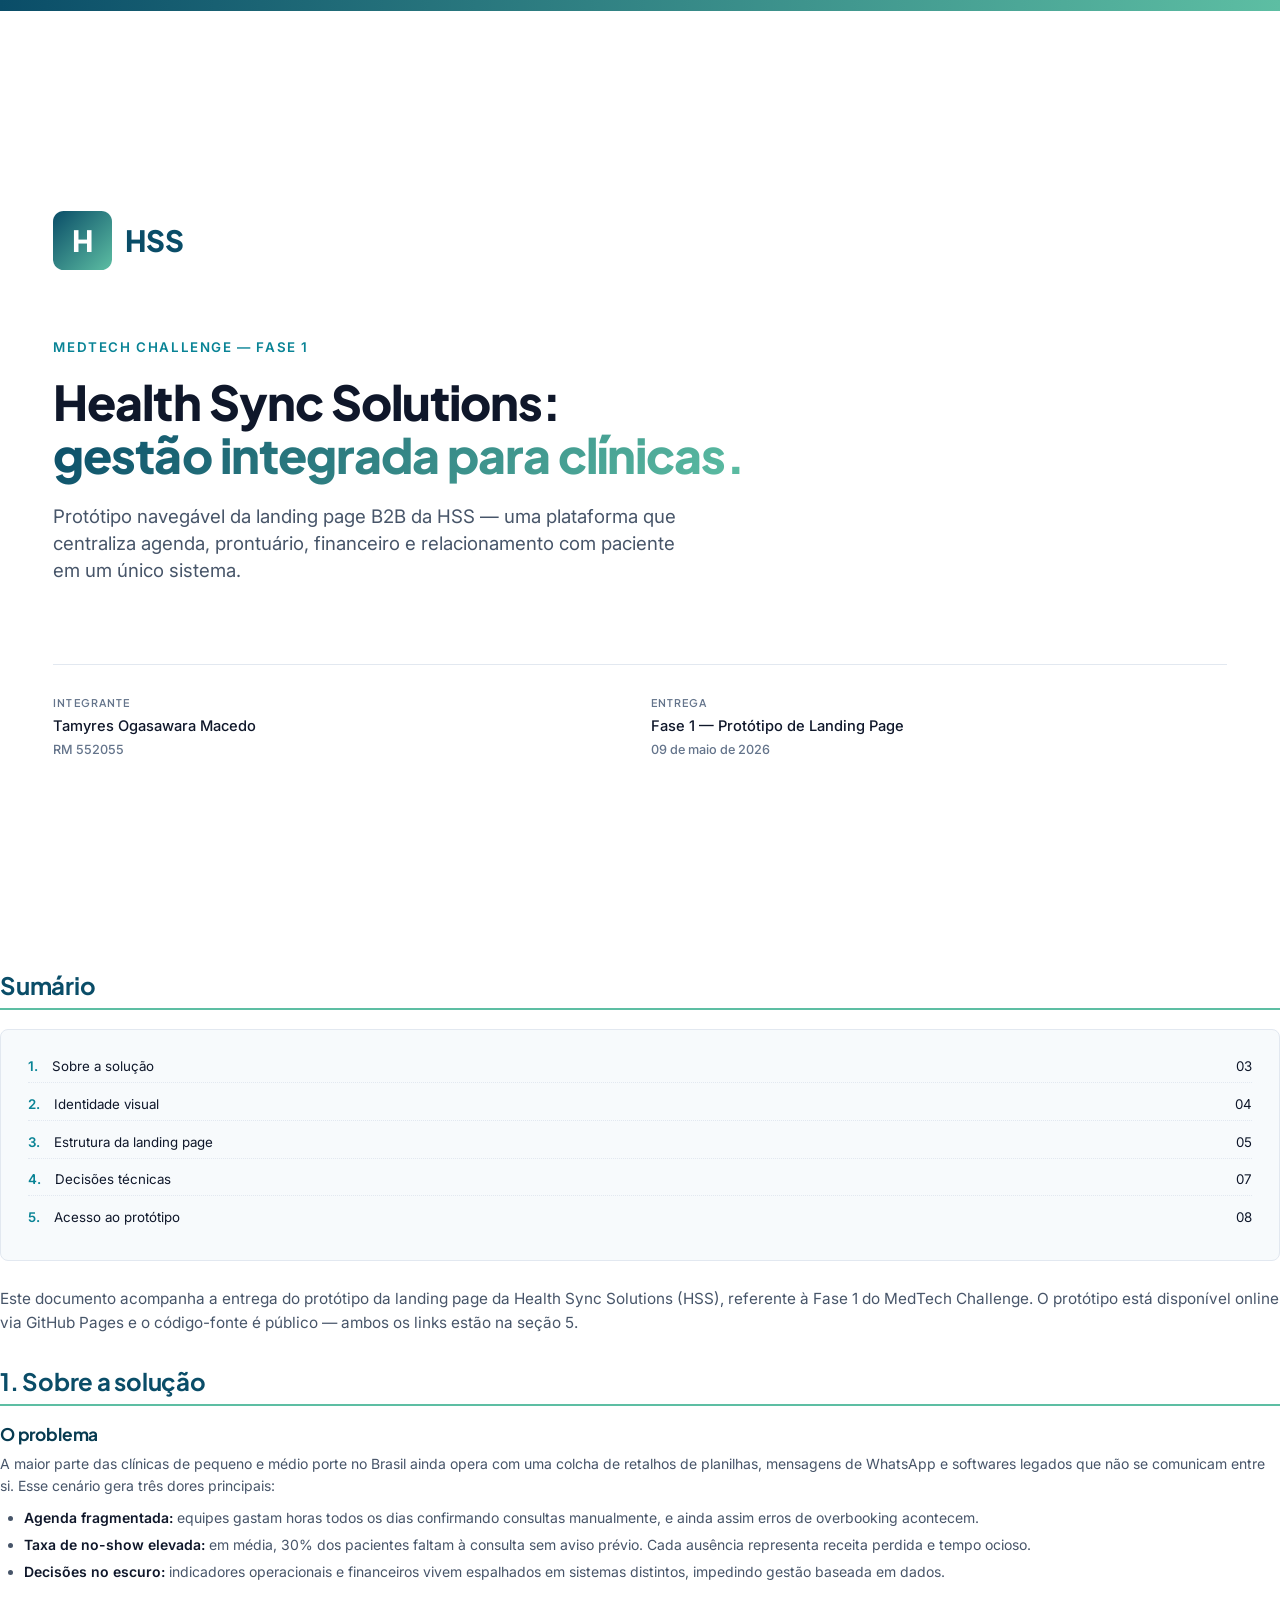
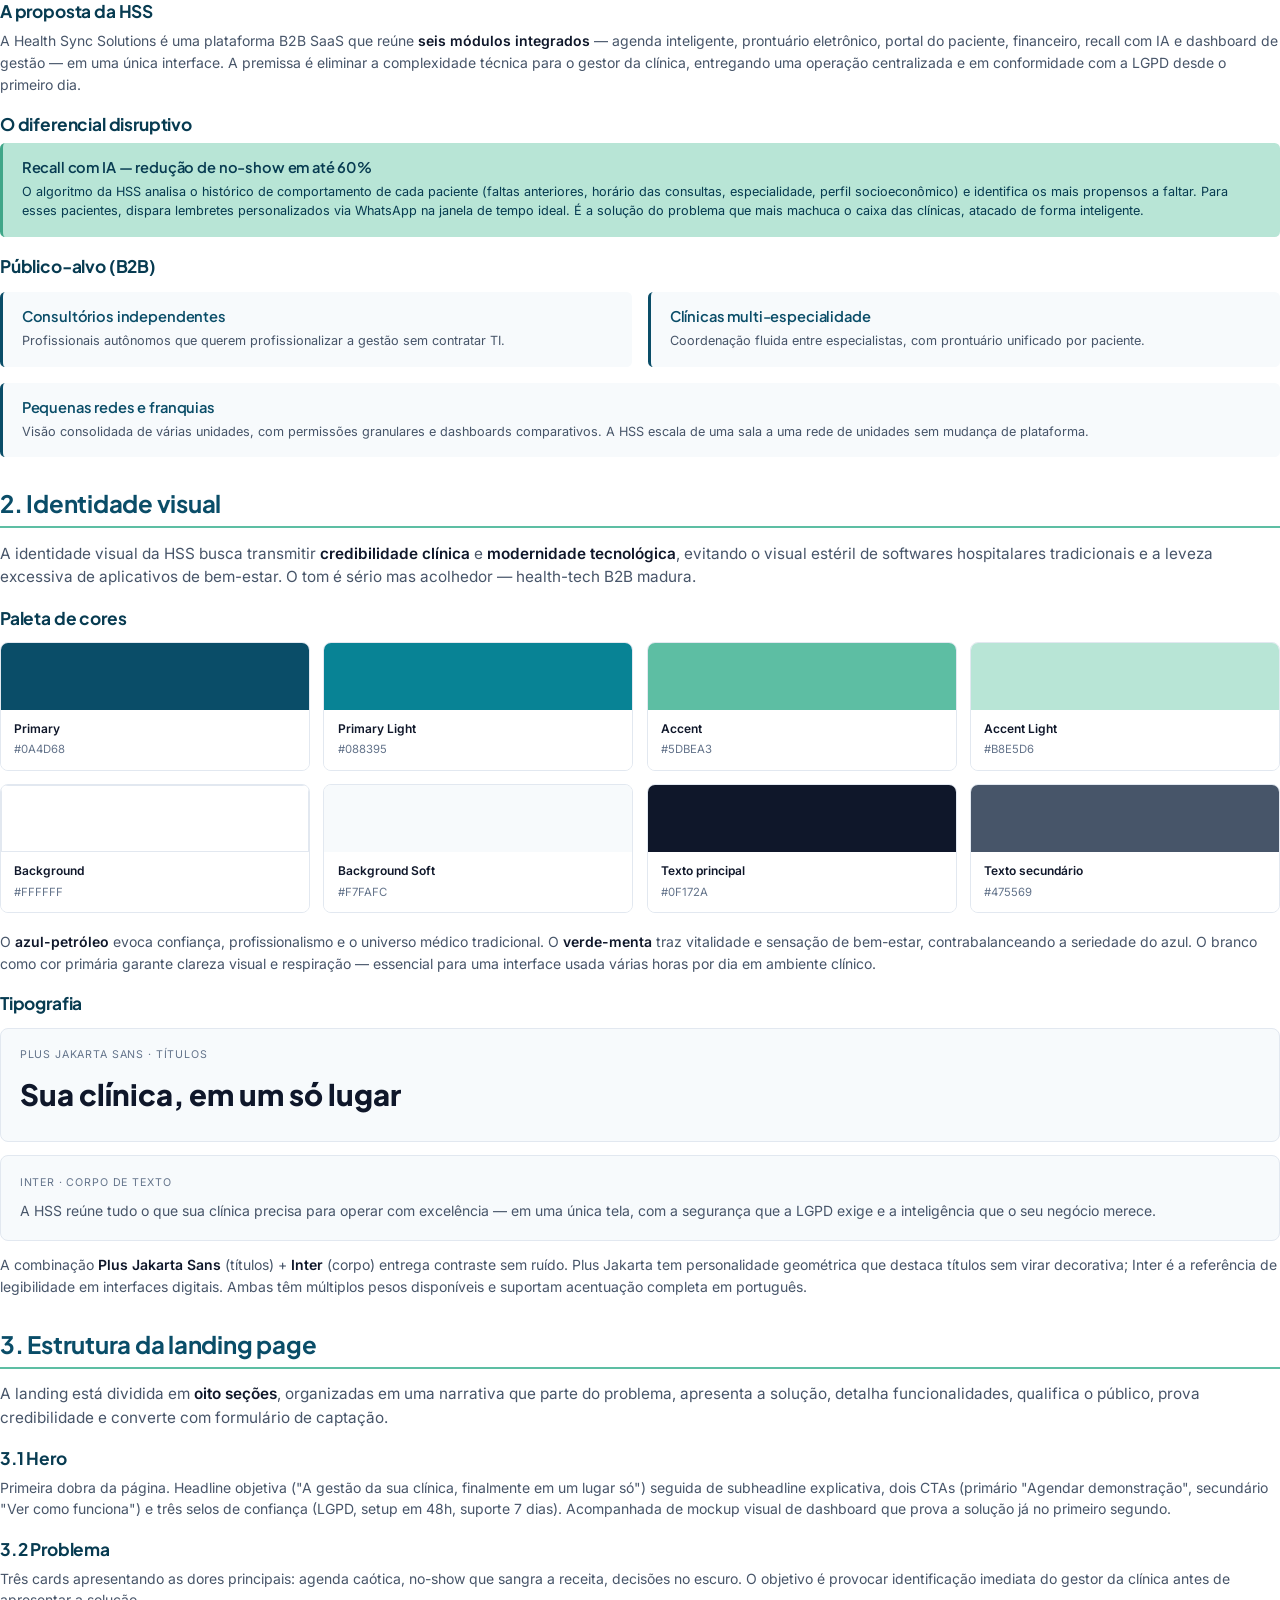
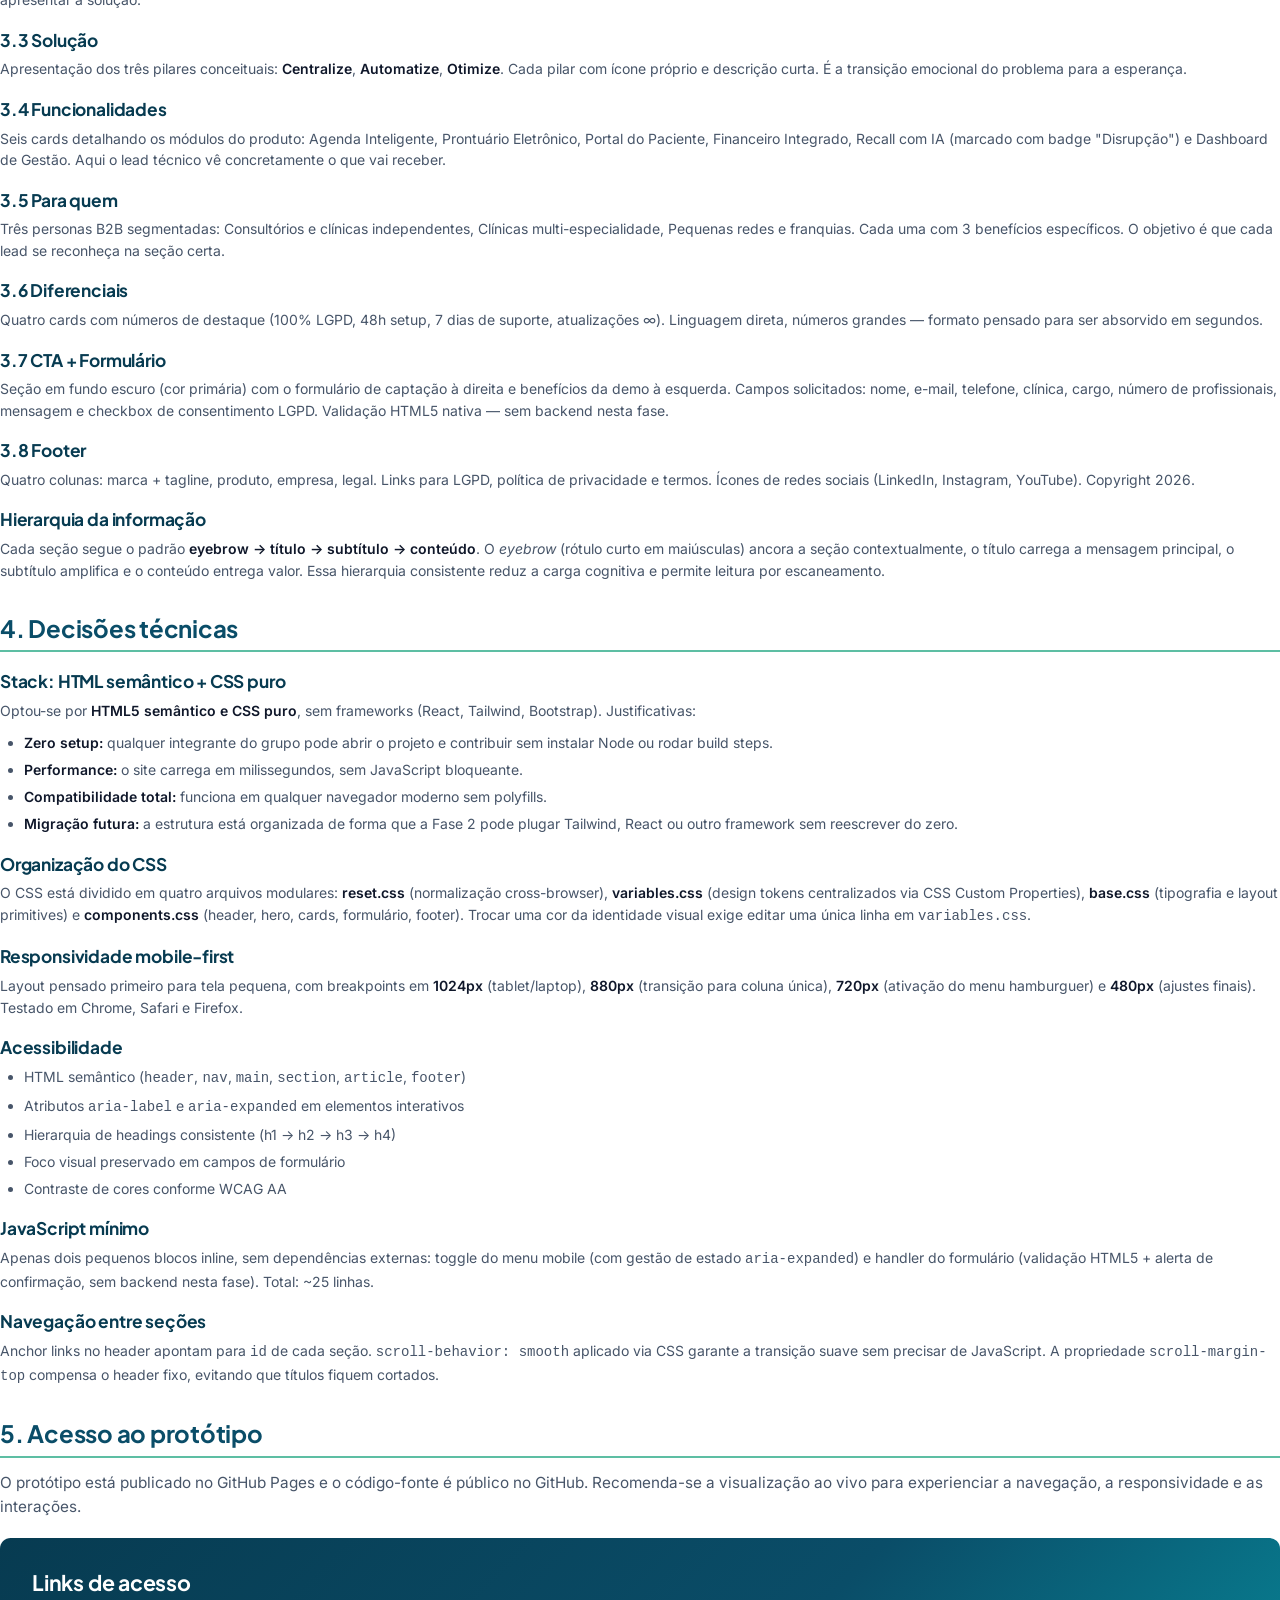
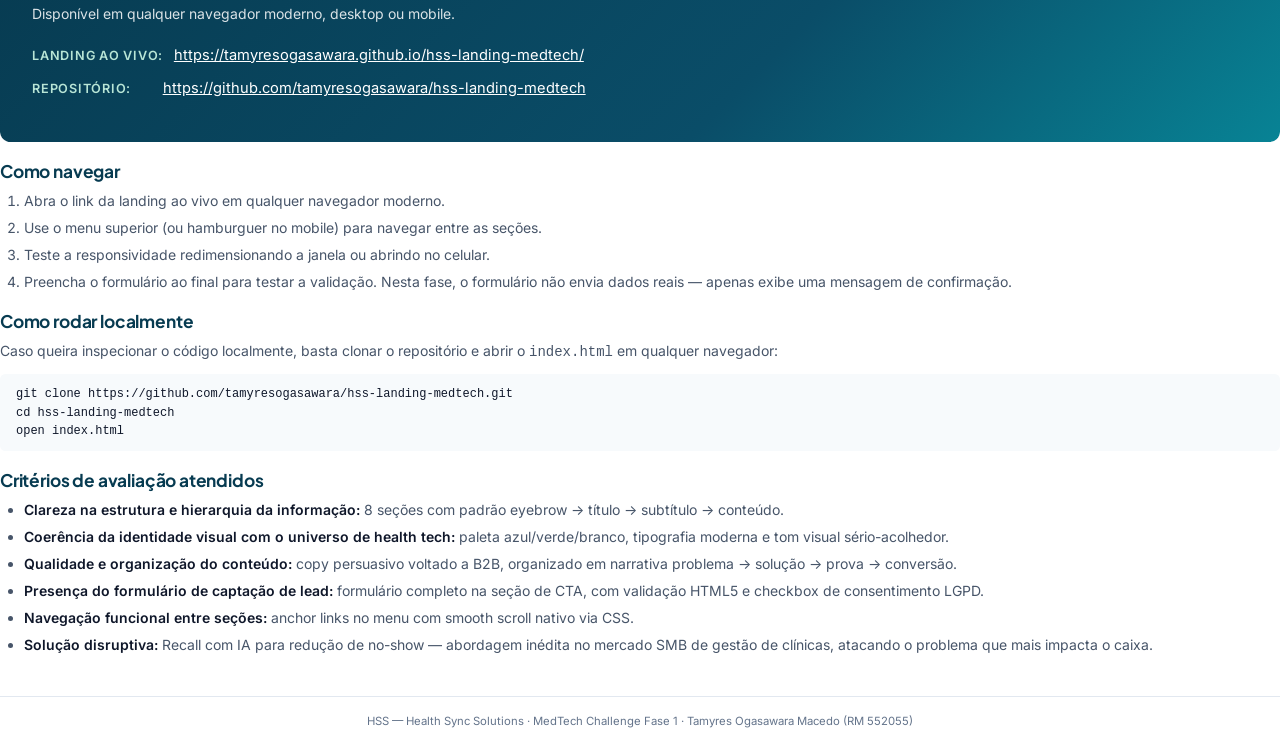
<file: entrega.html>
<!DOCTYPE html>
<html lang="pt-BR">
<head>
  <meta charset="UTF-8" />
  <title>HSS — Entrega Fase 1 — MedTech Challenge</title>
  <link rel="preconnect" href="https://fonts.googleapis.com" />
  <link rel="preconnect" href="https://fonts.gstatic.com" crossorigin />
  <link href="https://fonts.googleapis.com/css2?family=Inter:wght@400;500;600;700&family=Plus+Jakarta+Sans:wght@600;700;800&display=swap" rel="stylesheet" />

  <style>
    /* ==========================================
       PRINT-OPTIMIZED DOCUMENT STYLES
       Open in Chrome → Cmd+P → Salvar como PDF
       ========================================== */

    @page {
      size: A4;
      margin: 18mm 16mm 20mm 16mm;
    }

    * {
      box-sizing: border-box;
      margin: 0;
      padding: 0;
      -webkit-print-color-adjust: exact;
      print-color-adjust: exact;
    }

    :root {
      --primary: #0a4d68;
      --primary-dark: #073b51;
      --primary-light: #088395;
      --accent: #5dbea3;
      --accent-light: #b8e5d6;
      --text: #0f172a;
      --text-muted: #475569;
      --text-soft: #64748b;
      --border: #e2e8f0;
      --bg-soft: #f7fafc;
    }

    html {
      -webkit-font-smoothing: antialiased;
    }

    body {
      font-family: "Inter", system-ui, sans-serif;
      font-size: 10.5pt;
      line-height: 1.55;
      color: var(--text);
      background: #fff;
    }

    h1, h2, h3, h4 {
      font-family: "Plus Jakarta Sans", sans-serif;
      color: var(--text);
      letter-spacing: -0.01em;
      line-height: 1.2;
    }

    h2 {
      font-size: 18pt;
      color: var(--primary);
      margin-bottom: 10pt;
      padding-bottom: 6pt;
      border-bottom: 2px solid var(--accent);
    }

    h3 {
      font-size: 13pt;
      color: var(--primary-dark);
      margin-top: 14pt;
      margin-bottom: 6pt;
    }

    h4 {
      font-size: 11pt;
      font-weight: 600;
      margin-top: 10pt;
      margin-bottom: 4pt;
      color: var(--text);
    }

    p {
      margin-bottom: 8pt;
      color: var(--text-muted);
    }

    strong {
      color: var(--text);
      font-weight: 600;
    }

    ul, ol {
      margin-left: 18pt;
      margin-bottom: 10pt;
    }

    li {
      margin-bottom: 4pt;
      color: var(--text-muted);
    }

    a {
      color: var(--primary-light);
      text-decoration: none;
      word-break: break-all;
    }

    /* ---------- COVER ---------- */
    .cover {
      height: 257mm; /* A4 minus margins-ish */
      display: flex;
      flex-direction: column;
      justify-content: center;
      page-break-after: always;
      position: relative;
      padding: 40pt;
    }

    .cover::before {
      content: "";
      position: absolute;
      top: 0; left: 0; right: 0;
      height: 8pt;
      background: linear-gradient(90deg, var(--primary) 0%, var(--accent) 100%);
    }

    .cover__brand {
      display: flex;
      align-items: center;
      gap: 10pt;
      margin-bottom: 50pt;
    }

    .cover__mark {
      width: 44pt;
      height: 44pt;
      border-radius: 8pt;
      background: linear-gradient(135deg, var(--primary) 0%, var(--accent) 100%);
      color: #fff;
      display: grid;
      place-items: center;
      font-family: "Plus Jakarta Sans";
      font-weight: 800;
      font-size: 22pt;
    }

    .cover__brand-name {
      font-family: "Plus Jakarta Sans";
      font-weight: 800;
      font-size: 22pt;
      color: var(--primary);
    }

    .cover__eyebrow {
      font-size: 10pt;
      font-weight: 600;
      text-transform: uppercase;
      letter-spacing: 0.12em;
      color: var(--primary-light);
      margin-bottom: 14pt;
    }

    .cover__title {
      font-size: 36pt;
      font-weight: 800;
      color: var(--text);
      line-height: 1.1;
      margin-bottom: 16pt;
      letter-spacing: -0.02em;
    }

    .cover__title span {
      background: linear-gradient(135deg, var(--primary) 0%, var(--accent) 100%);
      -webkit-background-clip: text;
      background-clip: text;
      color: transparent;
    }

    .cover__subtitle {
      font-size: 14pt;
      color: var(--text-muted);
      max-width: 480pt;
      margin-bottom: 60pt;
      line-height: 1.45;
    }

    .cover__meta {
      border-top: 1px solid var(--border);
      padding-top: 24pt;
      display: grid;
      grid-template-columns: 1fr 1fr;
      gap: 16pt;
    }

    .cover__meta-block h4 {
      font-size: 8pt;
      text-transform: uppercase;
      letter-spacing: 0.1em;
      color: var(--text-soft);
      font-weight: 600;
      margin-bottom: 4pt;
      margin-top: 0;
    }

    .cover__meta-block p {
      font-size: 11pt;
      color: var(--text);
      font-weight: 500;
      margin: 0;
    }

    /* ---------- CONTENT SECTIONS ---------- */
    section {
      margin-bottom: 24pt;
      page-break-inside: auto;
    }

    .page-break {
      page-break-after: always;
    }

    .lead {
      font-size: 11.5pt;
      color: var(--text-muted);
      margin-bottom: 14pt;
      line-height: 1.55;
    }

    /* ---------- COLOR PALETTE ---------- */
    .palette {
      display: grid;
      grid-template-columns: repeat(4, 1fr);
      gap: 10pt;
      margin-top: 10pt;
      margin-bottom: 14pt;
    }

    .swatch {
      border: 1px solid var(--border);
      border-radius: 6pt;
      overflow: hidden;
    }

    .swatch__color {
      height: 50pt;
    }

    .swatch__meta {
      padding: 8pt 10pt;
      background: #fff;
    }

    .swatch__name {
      font-size: 9pt;
      font-weight: 600;
      color: var(--text);
      margin-bottom: 2pt;
    }

    .swatch__hex {
      font-family: "Inter";
      font-size: 8.5pt;
      color: var(--text-soft);
    }

    /* ---------- TYPOGRAPHY SAMPLE ---------- */
    .type-sample {
      border: 1px solid var(--border);
      border-radius: 6pt;
      padding: 14pt;
      margin: 10pt 0;
      background: var(--bg-soft);
    }

    .type-sample__label {
      font-size: 8pt;
      text-transform: uppercase;
      letter-spacing: 0.08em;
      color: var(--text-soft);
      margin-bottom: 6pt;
    }

    .type-sample__heading {
      font-family: "Plus Jakarta Sans";
      font-weight: 800;
      font-size: 22pt;
      color: var(--text);
      margin-bottom: 4pt;
    }

    .type-sample__body {
      font-family: "Inter";
      font-size: 10.5pt;
      color: var(--text-muted);
    }

    /* ---------- SECTION CARDS ---------- */
    .grid-2 {
      display: grid;
      grid-template-columns: 1fr 1fr;
      gap: 12pt;
      margin: 12pt 0;
    }

    .info-card {
      background: var(--bg-soft);
      border-left: 3px solid var(--primary);
      border-radius: 4pt;
      padding: 12pt 14pt;
    }

    .info-card h4 {
      margin: 0 0 4pt 0;
      color: var(--primary);
    }

    .info-card p {
      font-size: 9.5pt;
      margin: 0;
    }

    /* ---------- ACCESS BLOCK ---------- */
    .access-block {
      background: linear-gradient(135deg, var(--primary-dark) 0%, var(--primary) 60%, var(--primary-light) 100%);
      color: #fff;
      padding: 24pt;
      border-radius: 8pt;
      margin: 14pt 0;
    }

    .access-block h3 {
      color: #fff;
      margin-top: 0;
      font-size: 16pt;
    }

    .access-block p {
      color: rgba(255,255,255,0.85);
      font-size: 10.5pt;
      margin-bottom: 14pt;
    }

    .access-block .link-row {
      display: flex;
      align-items: baseline;
      gap: 8pt;
      margin-bottom: 8pt;
    }

    .access-block .link-row strong {
      color: var(--accent-light);
      min-width: 90pt;
      font-size: 9.5pt;
      text-transform: uppercase;
      letter-spacing: 0.06em;
    }

    .access-block a {
      color: #fff;
      text-decoration: underline;
      font-size: 11pt;
      word-break: break-all;
    }

    /* ---------- TOC ---------- */
    .toc {
      background: var(--bg-soft);
      border: 1px solid var(--border);
      border-radius: 6pt;
      padding: 16pt 20pt;
      margin: 14pt 0 20pt 0;
    }

    .toc__title {
      font-family: "Plus Jakarta Sans";
      font-weight: 700;
      font-size: 11pt;
      text-transform: uppercase;
      letter-spacing: 0.08em;
      color: var(--primary);
      margin-bottom: 10pt;
    }

    .toc__list {
      list-style: none;
      margin: 0;
    }

    .toc__list li {
      display: flex;
      justify-content: space-between;
      padding: 4pt 0;
      border-bottom: 1px dotted var(--border);
      font-size: 10pt;
      color: var(--text);
    }

    .toc__list li:last-child {
      border-bottom: none;
    }

    .toc__list .num {
      color: var(--primary-light);
      font-weight: 600;
      margin-right: 8pt;
    }

    /* ---------- FOOTER NOTE ---------- */
    .doc-footer {
      margin-top: 30pt;
      padding-top: 12pt;
      border-top: 1px solid var(--border);
      font-size: 8.5pt;
      color: var(--text-soft);
      text-align: center;
    }
  </style>
</head>
<body>

  <!-- ========== COVER ========== -->
  <div class="cover">
    <div class="cover__brand">
      <span class="cover__mark">H</span>
      <span class="cover__brand-name">HSS</span>
    </div>

    <div>
      <div class="cover__eyebrow">MedTech Challenge — Fase 1</div>
      <h1 class="cover__title">Health Sync Solutions:<br><span>gestão integrada para clínicas.</span></h1>
      <p class="cover__subtitle">
        Protótipo navegável da landing page B2B da HSS — uma plataforma que centraliza agenda, prontuário, financeiro e relacionamento com paciente em um único sistema.
      </p>
    </div>

    <div class="cover__meta">
      <div class="cover__meta-block">
        <h4>Integrante</h4>
        <p>Tamyres Ogasawara Macedo</p>
        <p style="font-size: 9.5pt; color: var(--text-soft); margin-top: 2pt;">RM 552055</p>
      </div>
      <div class="cover__meta-block">
        <h4>Entrega</h4>
        <p>Fase 1 — Protótipo de Landing Page</p>
        <p style="font-size: 9.5pt; color: var(--text-soft); margin-top: 2pt;">09 de maio de 2026</p>
      </div>
    </div>
  </div>


  <!-- ========== TOC + INTRO ========== -->
  <section>
    <h2>Sumário</h2>
    <div class="toc">
      <ol class="toc__list">
        <li><span><span class="num">1.</span> Sobre a solução</span><span>03</span></li>
        <li><span><span class="num">2.</span> Identidade visual</span><span>04</span></li>
        <li><span><span class="num">3.</span> Estrutura da landing page</span><span>05</span></li>
        <li><span><span class="num">4.</span> Decisões técnicas</span><span>07</span></li>
        <li><span><span class="num">5.</span> Acesso ao protótipo</span><span>08</span></li>
      </ol>
    </div>

    <p class="lead">
      Este documento acompanha a entrega do protótipo da landing page da Health Sync Solutions (HSS), referente à Fase 1 do MedTech Challenge. O protótipo está disponível online via GitHub Pages e o código-fonte é público — ambos os links estão na seção 5.
    </p>
  </section>

  <div class="page-break"></div>


  <!-- ========== 1. SOBRE A SOLUÇÃO ========== -->
  <section>
    <h2>1. Sobre a solução</h2>

    <h3>O problema</h3>
    <p>
      A maior parte das clínicas de pequeno e médio porte no Brasil ainda opera com uma colcha de retalhos de planilhas, mensagens de WhatsApp e softwares legados que não se comunicam entre si. Esse cenário gera três dores principais:
    </p>
    <ul>
      <li><strong>Agenda fragmentada:</strong> equipes gastam horas todos os dias confirmando consultas manualmente, e ainda assim erros de overbooking acontecem.</li>
      <li><strong>Taxa de no-show elevada:</strong> em média, 30% dos pacientes faltam à consulta sem aviso prévio. Cada ausência representa receita perdida e tempo ocioso.</li>
      <li><strong>Decisões no escuro:</strong> indicadores operacionais e financeiros vivem espalhados em sistemas distintos, impedindo gestão baseada em dados.</li>
    </ul>

    <h3>A proposta da HSS</h3>
    <p>
      A Health Sync Solutions é uma plataforma B2B SaaS que reúne <strong>seis módulos integrados</strong> — agenda inteligente, prontuário eletrônico, portal do paciente, financeiro, recall com IA e dashboard de gestão — em uma única interface. A premissa é eliminar a complexidade técnica para o gestor da clínica, entregando uma operação centralizada e em conformidade com a LGPD desde o primeiro dia.
    </p>

    <h3>O diferencial disruptivo</h3>
    <div class="info-card" style="border-left-color: var(--accent-dark, #3fa688); background: var(--accent-light);">
      <h4 style="color: var(--primary-dark);">Recall com IA — redução de no-show em até 60%</h4>
      <p style="color: var(--primary-dark);">
        O algoritmo da HSS analisa o histórico de comportamento de cada paciente (faltas anteriores, horário das consultas, especialidade, perfil socioeconômico) e identifica os mais propensos a faltar. Para esses pacientes, dispara lembretes personalizados via WhatsApp na janela de tempo ideal. É a solução do problema que mais machuca o caixa das clínicas, atacado de forma inteligente.
      </p>
    </div>

    <h3>Público-alvo (B2B)</h3>
    <div class="grid-2">
      <div class="info-card">
        <h4>Consultórios independentes</h4>
        <p>Profissionais autônomos que querem profissionalizar a gestão sem contratar TI.</p>
      </div>
      <div class="info-card">
        <h4>Clínicas multi-especialidade</h4>
        <p>Coordenação fluida entre especialistas, com prontuário unificado por paciente.</p>
      </div>
      <div class="info-card" style="grid-column: span 2;">
        <h4>Pequenas redes e franquias</h4>
        <p>Visão consolidada de várias unidades, com permissões granulares e dashboards comparativos. A HSS escala de uma sala a uma rede de unidades sem mudança de plataforma.</p>
      </div>
    </div>
  </section>

  <div class="page-break"></div>


  <!-- ========== 2. IDENTIDADE VISUAL ========== -->
  <section>
    <h2>2. Identidade visual</h2>

    <p class="lead">
      A identidade visual da HSS busca transmitir <strong>credibilidade clínica</strong> e <strong>modernidade tecnológica</strong>, evitando o visual estéril de softwares hospitalares tradicionais e a leveza excessiva de aplicativos de bem-estar. O tom é sério mas acolhedor — health-tech B2B madura.
    </p>

    <h3>Paleta de cores</h3>
    <div class="palette">
      <div class="swatch">
        <div class="swatch__color" style="background: #0a4d68;"></div>
        <div class="swatch__meta">
          <div class="swatch__name">Primary</div>
          <div class="swatch__hex">#0A4D68</div>
        </div>
      </div>
      <div class="swatch">
        <div class="swatch__color" style="background: #088395;"></div>
        <div class="swatch__meta">
          <div class="swatch__name">Primary Light</div>
          <div class="swatch__hex">#088395</div>
        </div>
      </div>
      <div class="swatch">
        <div class="swatch__color" style="background: #5dbea3;"></div>
        <div class="swatch__meta">
          <div class="swatch__name">Accent</div>
          <div class="swatch__hex">#5DBEA3</div>
        </div>
      </div>
      <div class="swatch">
        <div class="swatch__color" style="background: #b8e5d6;"></div>
        <div class="swatch__meta">
          <div class="swatch__name">Accent Light</div>
          <div class="swatch__hex">#B8E5D6</div>
        </div>
      </div>
      <div class="swatch">
        <div class="swatch__color" style="background: #ffffff; border: 1px solid var(--border);"></div>
        <div class="swatch__meta">
          <div class="swatch__name">Background</div>
          <div class="swatch__hex">#FFFFFF</div>
        </div>
      </div>
      <div class="swatch">
        <div class="swatch__color" style="background: #f7fafc;"></div>
        <div class="swatch__meta">
          <div class="swatch__name">Background Soft</div>
          <div class="swatch__hex">#F7FAFC</div>
        </div>
      </div>
      <div class="swatch">
        <div class="swatch__color" style="background: #0f172a;"></div>
        <div class="swatch__meta">
          <div class="swatch__name">Texto principal</div>
          <div class="swatch__hex">#0F172A</div>
        </div>
      </div>
      <div class="swatch">
        <div class="swatch__color" style="background: #475569;"></div>
        <div class="swatch__meta">
          <div class="swatch__name">Texto secundário</div>
          <div class="swatch__hex">#475569</div>
        </div>
      </div>
    </div>

    <p>
      O <strong>azul-petróleo</strong> evoca confiança, profissionalismo e o universo médico tradicional. O <strong>verde-menta</strong> traz vitalidade e sensação de bem-estar, contrabalanceando a seriedade do azul. O branco como cor primária garante clareza visual e respiração — essencial para uma interface usada várias horas por dia em ambiente clínico.
    </p>

    <h3>Tipografia</h3>

    <div class="type-sample">
      <div class="type-sample__label">Plus Jakarta Sans · Títulos</div>
      <div class="type-sample__heading">Sua clínica, em um só lugar</div>
    </div>

    <div class="type-sample">
      <div class="type-sample__label">Inter · Corpo de texto</div>
      <div class="type-sample__body">
        A HSS reúne tudo o que sua clínica precisa para operar com excelência — em uma única tela, com a segurança que a LGPD exige e a inteligência que o seu negócio merece.
      </div>
    </div>

    <p>
      A combinação <strong>Plus Jakarta Sans</strong> (títulos) + <strong>Inter</strong> (corpo) entrega contraste sem ruído. Plus Jakarta tem personalidade geométrica que destaca títulos sem virar decorativa; Inter é a referência de legibilidade em interfaces digitais. Ambas têm múltiplos pesos disponíveis e suportam acentuação completa em português.
    </p>
  </section>

  <div class="page-break"></div>


  <!-- ========== 3. ESTRUTURA DA LANDING ========== -->
  <section>
    <h2>3. Estrutura da landing page</h2>

    <p class="lead">
      A landing está dividida em <strong>oito seções</strong>, organizadas em uma narrativa que parte do problema, apresenta a solução, detalha funcionalidades, qualifica o público, prova credibilidade e converte com formulário de captação.
    </p>

    <h3>3.1 Hero</h3>
    <p>
      Primeira dobra da página. Headline objetiva ("A gestão da sua clínica, finalmente em um lugar só") seguida de subheadline explicativa, dois CTAs (primário "Agendar demonstração", secundário "Ver como funciona") e três selos de confiança (LGPD, setup em 48h, suporte 7 dias). Acompanhada de mockup visual de dashboard que prova a solução já no primeiro segundo.
    </p>

    <h3>3.2 Problema</h3>
    <p>
      Três cards apresentando as dores principais: agenda caótica, no-show que sangra a receita, decisões no escuro. O objetivo é provocar identificação imediata do gestor da clínica antes de apresentar a solução.
    </p>

    <h3>3.3 Solução</h3>
    <p>
      Apresentação dos três pilares conceituais: <strong>Centralize</strong>, <strong>Automatize</strong>, <strong>Otimize</strong>. Cada pilar com ícone próprio e descrição curta. É a transição emocional do problema para a esperança.
    </p>

    <h3>3.4 Funcionalidades</h3>
    <p>
      Seis cards detalhando os módulos do produto: Agenda Inteligente, Prontuário Eletrônico, Portal do Paciente, Financeiro Integrado, Recall com IA (marcado com badge "Disrupção") e Dashboard de Gestão. Aqui o lead técnico vê concretamente o que vai receber.
    </p>

    <h3>3.5 Para quem</h3>
    <p>
      Três personas B2B segmentadas: Consultórios e clínicas independentes, Clínicas multi-especialidade, Pequenas redes e franquias. Cada uma com 3 benefícios específicos. O objetivo é que cada lead se reconheça na seção certa.
    </p>

    <h3>3.6 Diferenciais</h3>
    <p>
      Quatro cards com números de destaque (100% LGPD, 48h setup, 7 dias de suporte, atualizações ∞). Linguagem direta, números grandes — formato pensado para ser absorvido em segundos.
    </p>

    <h3>3.7 CTA + Formulário</h3>
    <p>
      Seção em fundo escuro (cor primária) com o formulário de captação à direita e benefícios da demo à esquerda. Campos solicitados: nome, e-mail, telefone, clínica, cargo, número de profissionais, mensagem e checkbox de consentimento LGPD. Validação HTML5 nativa — sem backend nesta fase.
    </p>

    <h3>3.8 Footer</h3>
    <p>
      Quatro colunas: marca + tagline, produto, empresa, legal. Links para LGPD, política de privacidade e termos. Ícones de redes sociais (LinkedIn, Instagram, YouTube). Copyright 2026.
    </p>

    <h3>Hierarquia da informação</h3>
    <p>
      Cada seção segue o padrão <strong>eyebrow → título → subtítulo → conteúdo</strong>. O <em>eyebrow</em> (rótulo curto em maiúsculas) ancora a seção contextualmente, o título carrega a mensagem principal, o subtítulo amplifica e o conteúdo entrega valor. Essa hierarquia consistente reduz a carga cognitiva e permite leitura por escaneamento.
    </p>
  </section>

  <div class="page-break"></div>


  <!-- ========== 4. DECISÕES TÉCNICAS ========== -->
  <section>
    <h2>4. Decisões técnicas</h2>

    <h3>Stack: HTML semântico + CSS puro</h3>
    <p>
      Optou-se por <strong>HTML5 semântico e CSS puro</strong>, sem frameworks (React, Tailwind, Bootstrap). Justificativas:
    </p>
    <ul>
      <li><strong>Zero setup:</strong> qualquer integrante do grupo pode abrir o projeto e contribuir sem instalar Node ou rodar build steps.</li>
      <li><strong>Performance:</strong> o site carrega em milissegundos, sem JavaScript bloqueante.</li>
      <li><strong>Compatibilidade total:</strong> funciona em qualquer navegador moderno sem polyfills.</li>
      <li><strong>Migração futura:</strong> a estrutura está organizada de forma que a Fase 2 pode plugar Tailwind, React ou outro framework sem reescrever do zero.</li>
    </ul>

    <h3>Organização do CSS</h3>
    <p>
      O CSS está dividido em quatro arquivos modulares: <strong>reset.css</strong> (normalização cross-browser), <strong>variables.css</strong> (design tokens centralizados via CSS Custom Properties), <strong>base.css</strong> (tipografia e layout primitives) e <strong>components.css</strong> (header, hero, cards, formulário, footer). Trocar uma cor da identidade visual exige editar uma única linha em <code>variables.css</code>.
    </p>

    <h3>Responsividade mobile-first</h3>
    <p>
      Layout pensado primeiro para tela pequena, com breakpoints em <strong>1024px</strong> (tablet/laptop), <strong>880px</strong> (transição para coluna única), <strong>720px</strong> (ativação do menu hamburguer) e <strong>480px</strong> (ajustes finais). Testado em Chrome, Safari e Firefox.
    </p>

    <h3>Acessibilidade</h3>
    <ul>
      <li>HTML semântico (<code>header</code>, <code>nav</code>, <code>main</code>, <code>section</code>, <code>article</code>, <code>footer</code>)</li>
      <li>Atributos <code>aria-label</code> e <code>aria-expanded</code> em elementos interativos</li>
      <li>Hierarquia de headings consistente (h1 → h2 → h3 → h4)</li>
      <li>Foco visual preservado em campos de formulário</li>
      <li>Contraste de cores conforme WCAG AA</li>
    </ul>

    <h3>JavaScript mínimo</h3>
    <p>
      Apenas dois pequenos blocos inline, sem dependências externas: toggle do menu mobile (com gestão de estado <code>aria-expanded</code>) e handler do formulário (validação HTML5 + alerta de confirmação, sem backend nesta fase). Total: ~25 linhas.
    </p>

    <h3>Navegação entre seções</h3>
    <p>
      Anchor links no header apontam para <code>id</code> de cada seção. <code>scroll-behavior: smooth</code> aplicado via CSS garante a transição suave sem precisar de JavaScript. A propriedade <code>scroll-margin-top</code> compensa o header fixo, evitando que títulos fiquem cortados.
    </p>
  </section>

  <div class="page-break"></div>


  <!-- ========== 5. ACESSO AO PROTÓTIPO ========== -->
  <section>
    <h2>5. Acesso ao protótipo</h2>

    <p class="lead">
      O protótipo está publicado no GitHub Pages e o código-fonte é público no GitHub. Recomenda-se a visualização ao vivo para experienciar a navegação, a responsividade e as interações.
    </p>

    <div class="access-block">
      <h3>Links de acesso</h3>
      <p>Disponível em qualquer navegador moderno, desktop ou mobile.</p>

      <div class="link-row">
        <strong>Landing ao vivo:</strong>
        <a href="https://tamyresogasawara.github.io/hss-landing-medtech/">https://tamyresogasawara.github.io/hss-landing-medtech/</a>
      </div>
      <div class="link-row">
        <strong>Repositório:</strong>
        <a href="https://github.com/tamyresogasawara/hss-landing-medtech">https://github.com/tamyresogasawara/hss-landing-medtech</a>
      </div>
    </div>

    <h3>Como navegar</h3>
    <ol>
      <li>Abra o link da landing ao vivo em qualquer navegador moderno.</li>
      <li>Use o menu superior (ou hamburguer no mobile) para navegar entre as seções.</li>
      <li>Teste a responsividade redimensionando a janela ou abrindo no celular.</li>
      <li>Preencha o formulário ao final para testar a validação. Nesta fase, o formulário não envia dados reais — apenas exibe uma mensagem de confirmação.</li>
    </ol>

    <h3>Como rodar localmente</h3>
    <p>Caso queira inspecionar o código localmente, basta clonar o repositório e abrir o <code>index.html</code> em qualquer navegador:</p>
    <p style="font-family: monospace; background: var(--bg-soft); padding: 8pt 12pt; border-radius: 4pt; font-size: 9pt; color: var(--text);">
      git clone https://github.com/tamyresogasawara/hss-landing-medtech.git<br>
      cd hss-landing-medtech<br>
      open index.html
    </p>

    <h3>Critérios de avaliação atendidos</h3>
    <ul>
      <li><strong>Clareza na estrutura e hierarquia da informação:</strong> 8 seções com padrão eyebrow → título → subtítulo → conteúdo.</li>
      <li><strong>Coerência da identidade visual com o universo de health tech:</strong> paleta azul/verde/branco, tipografia moderna e tom visual sério-acolhedor.</li>
      <li><strong>Qualidade e organização do conteúdo:</strong> copy persuasivo voltado a B2B, organizado em narrativa problema → solução → prova → conversão.</li>
      <li><strong>Presença do formulário de captação de lead:</strong> formulário completo na seção de CTA, com validação HTML5 e checkbox de consentimento LGPD.</li>
      <li><strong>Navegação funcional entre seções:</strong> anchor links no menu com smooth scroll nativo via CSS.</li>
      <li><strong>Solução disruptiva:</strong> Recall com IA para redução de no-show — abordagem inédita no mercado SMB de gestão de clínicas, atacando o problema que mais impacta o caixa.</li>
    </ul>

    <div class="doc-footer">
      HSS — Health Sync Solutions · MedTech Challenge Fase 1 · Tamyres Ogasawara Macedo (RM 552055)
    </div>
  </section>

</body>
</html>
</file>
<file: styles/variables.css>
/* Design tokens — change here, propagates everywhere */
:root {
  /* Colors — Brand */
  --color-primary: #0a4d68;
  --color-primary-dark: #073b51;
  --color-primary-light: #088395;
  --color-accent: #5dbea3;
  --color-accent-dark: #3fa688;
  --color-accent-light: #b8e5d6;

  /* Colors — Neutrals */
  --color-bg: #ffffff;
  --color-bg-soft: #f7fafc;
  --color-bg-muted: #eef4f7;
  --color-text: #0f172a;
  --color-text-muted: #475569;
  --color-text-soft: #64748b;
  --color-border: #e2e8f0;
  --color-border-strong: #cbd5e1;

  /* Colors — Status */
  --color-success: #10b981;
  --color-warning: #f59e0b;
  --color-danger: #ef4444;

  /* Typography */
  --font-heading: "Plus Jakarta Sans", system-ui, -apple-system, sans-serif;
  --font-body: "Inter", system-ui, -apple-system, sans-serif;

  /* Font sizes — fluid using clamp */
  --text-xs: 0.75rem;       /* 12px */
  --text-sm: 0.875rem;      /* 14px */
  --text-base: 1rem;        /* 16px */
  --text-lg: 1.125rem;      /* 18px */
  --text-xl: 1.25rem;       /* 20px */
  --text-2xl: clamp(1.5rem, 2vw + 1rem, 1.875rem);
  --text-3xl: clamp(1.875rem, 2.5vw + 1rem, 2.25rem);
  --text-4xl: clamp(2.25rem, 3vw + 1rem, 3rem);
  --text-5xl: clamp(2.75rem, 4vw + 1rem, 3.75rem);

  /* Spacing scale */
  --space-1: 0.25rem;
  --space-2: 0.5rem;
  --space-3: 0.75rem;
  --space-4: 1rem;
  --space-5: 1.25rem;
  --space-6: 1.5rem;
  --space-8: 2rem;
  --space-10: 2.5rem;
  --space-12: 3rem;
  --space-16: 4rem;
  --space-20: 5rem;
  --space-24: 6rem;
  --space-32: 8rem;

  /* Layout */
  --container-max: 1200px;
  --container-padding: clamp(1rem, 5vw, 2rem);
  --section-padding-y: clamp(4rem, 8vw, 6rem);
  --header-height: 72px;

  /* Borders & radii */
  --radius-sm: 0.375rem;
  --radius-md: 0.625rem;
  --radius-lg: 1rem;
  --radius-xl: 1.5rem;
  --radius-full: 9999px;

  /* Shadows */
  --shadow-sm: 0 1px 2px rgba(15, 23, 42, 0.05);
  --shadow-md: 0 4px 12px rgba(15, 23, 42, 0.08);
  --shadow-lg: 0 12px 32px rgba(10, 77, 104, 0.12);
  --shadow-xl: 0 24px 60px rgba(10, 77, 104, 0.18);

  /* Transitions */
  --transition-fast: 150ms ease;
  --transition-base: 220ms ease;
  --transition-slow: 320ms ease;
}
</file>
<file: styles/base.css>
/* Base typography & layout primitives */

body {
  font-family: var(--font-body);
  font-size: var(--text-base);
  color: var(--color-text);
  background-color: var(--color-bg);
}

h1,
h2,
h3,
h4 {
  font-family: var(--font-heading);
  font-weight: 700;
  line-height: 1.15;
  color: var(--color-text);
  letter-spacing: -0.02em;
}

h1 {
  font-size: var(--text-5xl);
}

h2 {
  font-size: var(--text-4xl);
}

h3 {
  font-size: var(--text-2xl);
}

h4 {
  font-size: var(--text-xl);
  font-weight: 600;
}

p {
  color: var(--color-text-muted);
  line-height: 1.65;
}

strong {
  color: var(--color-text);
  font-weight: 600;
}

a {
  transition: color var(--transition-fast);
}

a:hover {
  color: var(--color-primary-light);
}

/* Layout helpers */
.container {
  width: 100%;
  max-width: var(--container-max);
  margin-inline: auto;
  padding-inline: var(--container-padding);
}

.section {
  padding-block: var(--section-padding-y);
  scroll-margin-top: var(--header-height);
}

.section--soft {
  background-color: var(--color-bg-soft);
}

.section__header {
  text-align: center;
  max-width: 720px;
  margin-inline: auto;
  margin-bottom: var(--space-16);
}

.section__eyebrow {
  display: inline-block;
  font-size: var(--text-sm);
  font-weight: 600;
  text-transform: uppercase;
  letter-spacing: 0.08em;
  color: var(--color-primary-light);
  margin-bottom: var(--space-3);
}

.section__title {
  margin-bottom: var(--space-4);
}

.section__subtitle {
  font-size: var(--text-lg);
  color: var(--color-text-muted);
}

/* Visually hidden — accessibility */
.sr-only {
  position: absolute;
  width: 1px;
  height: 1px;
  padding: 0;
  margin: -1px;
  overflow: hidden;
  clip: rect(0, 0, 0, 0);
  white-space: nowrap;
  border: 0;
}

/* ============================================
   ACCESSIBILITY
   ============================================ */

/* Skip link — first thing keyboard/screen-reader users encounter */
.skip-link {
  position: absolute;
  top: -100px;
  left: var(--space-2);
  z-index: 1000;
  padding: var(--space-3) var(--space-5);
  background-color: var(--color-primary);
  color: #fff;
  font-weight: 600;
  font-size: var(--text-sm);
  border-radius: 0 0 var(--radius-md) var(--radius-md);
  transition: top var(--transition-fast);
}

.skip-link:focus {
  top: 0;
  color: #fff;
  outline: 3px solid var(--color-accent);
  outline-offset: -3px;
}

/* Explicit, visible focus for keyboard users */
*:focus-visible {
  outline: 3px solid var(--color-primary-light);
  outline-offset: 2px;
  border-radius: var(--radius-sm);
}

a:focus-visible,
button:focus-visible {
  outline-offset: 4px;
}

.form-input:focus-visible,
.form-select:focus-visible,
.form-textarea:focus-visible {
  outline-offset: 0;
  outline-width: 2px;
}

/* Respect users who prefer reduced motion */
@media (prefers-reduced-motion: reduce) {
  *,
  *::before,
  *::after {
    animation-duration: 0.01ms !important;
    animation-iteration-count: 1 !important;
    transition-duration: 0.01ms !important;
    scroll-behavior: auto !important;
  }
}
</file>
<file: styles/components.css>
/* ============================================
   COMPONENTS
   ============================================ */

/* ---------- Buttons ---------- */
.btn {
  display: inline-flex;
  align-items: center;
  justify-content: center;
  gap: var(--space-2);
  padding: var(--space-3) var(--space-6);
  font-weight: 600;
  font-size: var(--text-base);
  border-radius: var(--radius-md);
  transition: all var(--transition-base);
  white-space: nowrap;
  border: 1px solid transparent;
}

.btn--primary {
  background-color: var(--color-primary);
  color: #fff;
  box-shadow: var(--shadow-md);
}

.btn--primary:hover {
  background-color: var(--color-primary-dark);
  color: #fff;
  transform: translateY(-1px);
  box-shadow: var(--shadow-lg);
}

.btn--secondary {
  background-color: transparent;
  color: var(--color-primary);
  border-color: var(--color-border-strong);
}

.btn--secondary:hover {
  background-color: var(--color-bg-soft);
  border-color: var(--color-primary);
  color: var(--color-primary);
}

.btn--accent {
  background-color: var(--color-accent);
  color: #073b51;
}

.btn--accent:hover {
  background-color: var(--color-accent-dark);
  color: #fff;
}

.btn--lg {
  padding: var(--space-4) var(--space-8);
  font-size: var(--text-lg);
}

.btn--full {
  width: 100%;
}

/* ---------- Header / Nav ---------- */
.header {
  position: fixed;
  top: 0;
  left: 0;
  right: 0;
  z-index: 100;
  height: var(--header-height);
  background-color: rgba(255, 255, 255, 0.85);
  backdrop-filter: saturate(180%) blur(12px);
  -webkit-backdrop-filter: saturate(180%) blur(12px);
  border-bottom: 1px solid var(--color-border);
}

.header__container {
  height: 100%;
  display: flex;
  align-items: center;
  justify-content: space-between;
}

.brand {
  display: flex;
  align-items: center;
  gap: var(--space-2);
  font-family: var(--font-heading);
  font-weight: 800;
  font-size: var(--text-xl);
  color: var(--color-primary);
  letter-spacing: -0.02em;
}

.brand__mark {
  width: 32px;
  height: 32px;
  border-radius: var(--radius-sm);
  background: linear-gradient(135deg, var(--color-primary) 0%, var(--color-accent) 100%);
  display: grid;
  place-items: center;
  color: #fff;
  font-size: 14px;
  font-weight: 800;
}

.nav__list {
  display: flex;
  gap: var(--space-8);
  align-items: center;
}

.nav__link {
  font-size: var(--text-sm);
  font-weight: 500;
  color: var(--color-text-muted);
  position: relative;
  padding: var(--space-2) 0;
}

.nav__link:hover {
  color: var(--color-primary);
}

.nav__link::after {
  content: "";
  position: absolute;
  bottom: 0;
  left: 0;
  right: 0;
  height: 2px;
  background-color: var(--color-primary);
  transform: scaleX(0);
  transition: transform var(--transition-base);
}

.nav__link:hover::after {
  transform: scaleX(1);
}

.header__cta {
  display: flex;
  gap: var(--space-3);
  align-items: center;
}

.menu-toggle {
  display: none;
  width: 40px;
  height: 40px;
  align-items: center;
  justify-content: center;
  color: var(--color-text);
}

.menu-toggle svg {
  width: 24px;
  height: 24px;
}

/* ---------- Hero ---------- */
.hero {
  padding-top: calc(var(--header-height) + var(--space-20));
  padding-bottom: var(--space-24);
  background:
    radial-gradient(ellipse 80% 60% at 50% 0%, rgba(93, 190, 163, 0.12), transparent 70%),
    linear-gradient(180deg, var(--color-bg) 0%, var(--color-bg-soft) 100%);
  overflow: hidden;
}

.hero__grid {
  display: grid;
  grid-template-columns: 1fr 1fr;
  gap: var(--space-16);
  align-items: center;
}

.hero__badge {
  display: inline-flex;
  align-items: center;
  gap: var(--space-2);
  padding: var(--space-2) var(--space-4);
  background-color: var(--color-accent-light);
  color: var(--color-primary-dark);
  font-size: var(--text-sm);
  font-weight: 600;
  border-radius: var(--radius-full);
  margin-bottom: var(--space-6);
}

.hero__badge::before {
  content: "";
  width: 8px;
  height: 8px;
  background-color: var(--color-accent-dark);
  border-radius: 50%;
}

.hero__title {
  margin-bottom: var(--space-5);
}

.hero__title span {
  background: linear-gradient(135deg, var(--color-primary) 0%, var(--color-accent-dark) 100%);
  -webkit-background-clip: text;
  background-clip: text;
  color: transparent;
}

.hero__subtitle {
  font-size: var(--text-lg);
  margin-bottom: var(--space-8);
  max-width: 540px;
}

.hero__actions {
  display: flex;
  gap: var(--space-4);
  flex-wrap: wrap;
  margin-bottom: var(--space-10);
}

.hero__trust {
  display: flex;
  gap: var(--space-6);
  flex-wrap: wrap;
  font-size: var(--text-sm);
  color: var(--color-text-soft);
}

.hero__trust-item {
  display: flex;
  align-items: center;
  gap: var(--space-2);
}

.hero__trust-item svg {
  width: 18px;
  height: 18px;
  color: var(--color-accent-dark);
  flex-shrink: 0;
}

/* Hero visual — fake dashboard mockup */
.hero__visual {
  position: relative;
}

.dashboard-mockup {
  background-color: #fff;
  border-radius: var(--radius-xl);
  box-shadow: var(--shadow-xl);
  padding: var(--space-6);
  border: 1px solid var(--color-border);
  position: relative;
  transform: perspective(1000px) rotateY(-4deg) rotateX(2deg);
}

.dashboard-mockup__header {
  display: flex;
  align-items: center;
  justify-content: space-between;
  padding-bottom: var(--space-4);
  border-bottom: 1px solid var(--color-border);
  margin-bottom: var(--space-5);
}

.dashboard-mockup__title {
  font-family: var(--font-heading);
  font-weight: 700;
  font-size: var(--text-base);
  color: var(--color-text);
}

.dashboard-mockup__dots {
  display: flex;
  gap: 6px;
}

.dashboard-mockup__dot {
  width: 10px;
  height: 10px;
  border-radius: 50%;
  background-color: var(--color-border-strong);
}

.dashboard-mockup__dot:nth-child(1) {
  background-color: #ef4444;
}
.dashboard-mockup__dot:nth-child(2) {
  background-color: #f59e0b;
}
.dashboard-mockup__dot:nth-child(3) {
  background-color: #10b981;
}

.dashboard-mockup__stats {
  display: grid;
  grid-template-columns: repeat(3, 1fr);
  gap: var(--space-3);
  margin-bottom: var(--space-5);
}

.stat-card {
  background-color: var(--color-bg-soft);
  padding: var(--space-3) var(--space-4);
  border-radius: var(--radius-md);
  border: 1px solid var(--color-border);
}

.stat-card__label {
  font-size: var(--text-xs);
  color: var(--color-text-soft);
  margin-bottom: var(--space-1);
}

.stat-card__value {
  font-family: var(--font-heading);
  font-weight: 700;
  font-size: var(--text-lg);
  color: var(--color-primary);
}

.stat-card__delta {
  font-size: var(--text-xs);
  color: var(--color-success);
  font-weight: 600;
  margin-top: 2px;
}

.dashboard-mockup__chart {
  height: 140px;
  background: linear-gradient(180deg, rgba(93, 190, 163, 0.18) 0%, transparent 100%);
  border-radius: var(--radius-md);
  position: relative;
  overflow: hidden;
  margin-bottom: var(--space-4);
}

.dashboard-mockup__chart::before {
  content: "";
  position: absolute;
  inset: 0;
  background:
    linear-gradient(transparent 70%, var(--color-accent) 70%, var(--color-accent) 71%, transparent 71%) 0 0 / 100% 100%,
    linear-gradient(transparent 50%, var(--color-primary-light) 50%, var(--color-primary-light) 51%, transparent 51%) 0 0 / 100% 100%;
  opacity: 0.4;
}

.dashboard-mockup__chart::after {
  content: "";
  position: absolute;
  inset: 0;
  background-image: url("data:image/svg+xml,%3Csvg xmlns='http://www.w3.org/2000/svg' viewBox='0 0 400 140' preserveAspectRatio='none'%3E%3Cpath d='M0,110 C40,100 60,60 100,55 C140,50 160,80 200,75 C240,70 260,30 300,25 C340,20 360,45 400,40' fill='none' stroke='%230a4d68' stroke-width='2.5'/%3E%3Cpath d='M0,120 C40,115 60,90 100,85 C140,80 160,100 200,95 C240,90 260,60 300,55 C340,50 360,70 400,65' fill='none' stroke='%235dbea3' stroke-width='2.5'/%3E%3C/svg%3E");
  background-size: 100% 100%;
  background-repeat: no-repeat;
}

.dashboard-mockup__list {
  display: flex;
  flex-direction: column;
  gap: var(--space-2);
}

.appointment-row {
  display: flex;
  align-items: center;
  gap: var(--space-3);
  padding: var(--space-2) var(--space-3);
  background-color: var(--color-bg-soft);
  border-radius: var(--radius-sm);
  font-size: var(--text-xs);
}

.appointment-row__time {
  font-family: var(--font-heading);
  font-weight: 700;
  color: var(--color-primary);
  min-width: 50px;
}

.appointment-row__name {
  flex: 1;
  font-weight: 500;
  color: var(--color-text);
}

.appointment-row__status {
  padding: 2px 8px;
  border-radius: var(--radius-full);
  font-weight: 600;
  font-size: 10px;
  text-transform: uppercase;
  letter-spacing: 0.04em;
}

.appointment-row__status--confirmed {
  background-color: rgba(16, 185, 129, 0.12);
  color: #047857;
}

.appointment-row__status--pending {
  background-color: rgba(245, 158, 11, 0.12);
  color: #b45309;
}

/* Floating accent badge */
.hero__visual::after {
  content: "";
  position: absolute;
  width: 200px;
  height: 200px;
  background: radial-gradient(circle, rgba(93, 190, 163, 0.4) 0%, transparent 70%);
  top: -40px;
  right: -40px;
  z-index: -1;
  border-radius: 50%;
}

/* ---------- Problem section ---------- */
.problem-grid {
  display: grid;
  grid-template-columns: repeat(3, 1fr);
  gap: var(--space-6);
}

.problem-card {
  padding: var(--space-8);
  background-color: var(--color-bg);
  border: 1px solid var(--color-border);
  border-radius: var(--radius-lg);
  transition: all var(--transition-base);
}

.problem-card:hover {
  border-color: var(--color-primary-light);
  box-shadow: var(--shadow-md);
  transform: translateY(-2px);
}

.problem-card__icon {
  width: 48px;
  height: 48px;
  border-radius: var(--radius-md);
  background-color: rgba(239, 68, 68, 0.1);
  color: #dc2626;
  display: grid;
  place-items: center;
  margin-bottom: var(--space-4);
}

.problem-card__icon svg {
  width: 24px;
  height: 24px;
}

.problem-card__title {
  margin-bottom: var(--space-2);
}

/* ---------- Solution section ---------- */
.solution-grid {
  display: grid;
  grid-template-columns: repeat(3, 1fr);
  gap: var(--space-8);
}

.pillar-card {
  text-align: center;
  padding: var(--space-6);
}

.pillar-card__icon {
  width: 72px;
  height: 72px;
  border-radius: var(--radius-lg);
  background: linear-gradient(135deg, var(--color-primary) 0%, var(--color-primary-light) 100%);
  color: #fff;
  display: grid;
  place-items: center;
  margin: 0 auto var(--space-5);
  box-shadow: var(--shadow-md);
}

.pillar-card__icon svg {
  width: 32px;
  height: 32px;
}

.pillar-card__title {
  margin-bottom: var(--space-3);
}

/* ---------- Features section ---------- */
.features-grid {
  display: grid;
  grid-template-columns: repeat(3, 1fr);
  gap: var(--space-6);
}

.feature-card {
  padding: var(--space-6);
  background-color: var(--color-bg);
  border: 1px solid var(--color-border);
  border-radius: var(--radius-lg);
  transition: all var(--transition-base);
}

.feature-card:hover {
  border-color: var(--color-accent);
  box-shadow: var(--shadow-md);
}

.feature-card__icon {
  width: 44px;
  height: 44px;
  border-radius: var(--radius-md);
  background-color: var(--color-accent-light);
  color: var(--color-primary-dark);
  display: grid;
  place-items: center;
  margin-bottom: var(--space-4);
}

.feature-card__icon svg {
  width: 22px;
  height: 22px;
}

.feature-card__title {
  font-size: var(--text-lg);
  font-weight: 600;
  margin-bottom: var(--space-2);
  color: var(--color-text);
}

.feature-card__badge {
  display: inline-block;
  padding: 2px 8px;
  background-color: var(--color-primary);
  color: #fff;
  font-size: var(--text-xs);
  font-weight: 600;
  border-radius: var(--radius-full);
  margin-left: var(--space-2);
  vertical-align: middle;
  text-transform: uppercase;
  letter-spacing: 0.04em;
}

/* ---------- Audience section ---------- */
.audience-grid {
  display: grid;
  grid-template-columns: repeat(3, 1fr);
  gap: var(--space-6);
}

.audience-card {
  padding: var(--space-8);
  background: linear-gradient(180deg, var(--color-bg) 0%, var(--color-bg-soft) 100%);
  border: 1px solid var(--color-border);
  border-radius: var(--radius-lg);
  position: relative;
  overflow: hidden;
}

.audience-card::before {
  content: "";
  position: absolute;
  top: 0;
  left: 0;
  right: 0;
  height: 4px;
  background: linear-gradient(90deg, var(--color-primary) 0%, var(--color-accent) 100%);
}

.audience-card__role {
  font-size: var(--text-xs);
  font-weight: 700;
  text-transform: uppercase;
  letter-spacing: 0.08em;
  color: var(--color-primary-light);
  margin-bottom: var(--space-3);
}

.audience-card__title {
  margin-bottom: var(--space-3);
}

.audience-card__list {
  margin-top: var(--space-4);
  display: flex;
  flex-direction: column;
  gap: var(--space-2);
}

.audience-card__list li {
  display: flex;
  align-items: flex-start;
  gap: var(--space-2);
  font-size: var(--text-sm);
  color: var(--color-text-muted);
}

.audience-card__list li::before {
  content: "✓";
  color: var(--color-accent-dark);
  font-weight: 700;
  flex-shrink: 0;
}

/* ---------- Differentiators ---------- */
.differentiators-grid {
  display: grid;
  grid-template-columns: repeat(4, 1fr);
  gap: var(--space-6);
}

.diff-card {
  text-align: center;
  padding: var(--space-6) var(--space-4);
}

.diff-card__number {
  font-family: var(--font-heading);
  font-size: var(--text-4xl);
  font-weight: 800;
  background: linear-gradient(135deg, var(--color-primary) 0%, var(--color-accent-dark) 100%);
  -webkit-background-clip: text;
  background-clip: text;
  color: transparent;
  margin-bottom: var(--space-2);
  line-height: 1;
}

.diff-card__title {
  font-size: var(--text-base);
  font-weight: 600;
  margin-bottom: var(--space-2);
}

.diff-card__text {
  font-size: var(--text-sm);
}

/* ---------- CTA + Form ---------- */
.cta-section {
  background: linear-gradient(135deg, var(--color-primary-dark) 0%, var(--color-primary) 60%, var(--color-primary-light) 100%);
  color: #fff;
  position: relative;
  overflow: hidden;
}

.cta-section::before {
  content: "";
  position: absolute;
  inset: 0;
  background-image:
    radial-gradient(circle at 20% 80%, rgba(93, 190, 163, 0.25), transparent 40%),
    radial-gradient(circle at 80% 20%, rgba(255, 255, 255, 0.08), transparent 40%);
  pointer-events: none;
}

.cta-section .container {
  position: relative;
}

.cta-grid {
  display: grid;
  grid-template-columns: 1fr 1fr;
  gap: var(--space-16);
  align-items: center;
}

.cta-section h2,
.cta-section .section__eyebrow {
  color: #fff;
}

.cta-section .section__eyebrow {
  color: var(--color-accent-light);
}

.cta-section .cta-content p {
  color: rgba(255, 255, 255, 0.85);
  font-size: var(--text-lg);
  margin-bottom: var(--space-6);
}

.cta-content__list {
  display: flex;
  flex-direction: column;
  gap: var(--space-3);
  margin-top: var(--space-6);
}

.cta-content__list li {
  display: flex;
  align-items: center;
  gap: var(--space-3);
  color: #fff;
  font-weight: 500;
}

.cta-content__list svg {
  width: 20px;
  height: 20px;
  color: var(--color-accent);
  flex-shrink: 0;
}

/* Form */
.lead-form {
  background-color: #fff;
  padding: var(--space-8);
  border-radius: var(--radius-xl);
  box-shadow: var(--shadow-xl);
  color: var(--color-text);
}

.lead-form__title {
  font-size: var(--text-xl);
  font-weight: 700;
  margin-bottom: var(--space-2);
  color: var(--color-text);
}

.lead-form__subtitle {
  font-size: var(--text-sm);
  margin-bottom: var(--space-6);
  color: var(--color-text-muted);
}

.form-group {
  margin-bottom: var(--space-4);
}

.form-row {
  display: grid;
  grid-template-columns: 1fr 1fr;
  gap: var(--space-4);
}

.form-label {
  display: block;
  font-size: var(--text-sm);
  font-weight: 500;
  color: var(--color-text);
  margin-bottom: var(--space-2);
}

.form-label .required {
  color: var(--color-danger);
}

.form-input,
.form-select,
.form-textarea {
  width: 100%;
  padding: var(--space-3) var(--space-4);
  border: 1px solid var(--color-border);
  border-radius: var(--radius-md);
  font-size: var(--text-base);
  background-color: #fff;
  color: var(--color-text);
  transition: border-color var(--transition-fast), box-shadow var(--transition-fast);
}

.form-input:focus,
.form-select:focus,
.form-textarea:focus {
  outline: none;
  border-color: var(--color-primary-light);
  box-shadow: 0 0 0 3px rgba(8, 131, 149, 0.15);
}

.form-textarea {
  resize: vertical;
  min-height: 90px;
}

.form-checkbox {
  display: flex;
  align-items: flex-start;
  gap: var(--space-3);
  margin: var(--space-5) 0;
  font-size: var(--text-sm);
  color: var(--color-text-muted);
  cursor: pointer;
}

.form-checkbox input {
  margin-top: 3px;
  width: 16px;
  height: 16px;
  accent-color: var(--color-primary);
  cursor: pointer;
}

.form-checkbox a {
  color: var(--color-primary);
  text-decoration: underline;
}

/* ---------- Footer ---------- */
.footer {
  background-color: #061f2c;
  color: rgba(255, 255, 255, 0.7);
  padding-block: var(--space-16) var(--space-6);
}

.footer__grid {
  display: grid;
  grid-template-columns: 2fr 1fr 1fr 1fr;
  gap: var(--space-12);
  margin-bottom: var(--space-12);
}

.footer__brand {
  color: #fff;
}

.footer__tagline {
  margin-top: var(--space-4);
  color: rgba(255, 255, 255, 0.6);
  font-size: var(--text-sm);
  max-width: 320px;
}

.footer__col-title {
  color: #fff;
  font-size: var(--text-sm);
  font-weight: 600;
  text-transform: uppercase;
  letter-spacing: 0.08em;
  margin-bottom: var(--space-4);
}

.footer__list {
  display: flex;
  flex-direction: column;
  gap: var(--space-3);
}

.footer__list a {
  color: rgba(255, 255, 255, 0.6);
  font-size: var(--text-sm);
}

.footer__list a:hover {
  color: var(--color-accent);
}

.footer__bottom {
  border-top: 1px solid rgba(255, 255, 255, 0.1);
  padding-top: var(--space-6);
  display: flex;
  justify-content: space-between;
  align-items: center;
  font-size: var(--text-xs);
  color: rgba(255, 255, 255, 0.5);
  flex-wrap: wrap;
  gap: var(--space-4);
}

.footer__socials {
  display: flex;
  gap: var(--space-3);
}

.footer__socials a {
  width: 36px;
  height: 36px;
  border-radius: 50%;
  background-color: rgba(255, 255, 255, 0.05);
  display: grid;
  place-items: center;
  transition: background-color var(--transition-base);
}

.footer__socials a:hover {
  background-color: var(--color-primary-light);
}

.footer__socials svg {
  width: 18px;
  height: 18px;
  color: rgba(255, 255, 255, 0.7);
}

/* ============================================
   RESPONSIVE
   ============================================ */
@media (max-width: 1024px) {
  .differentiators-grid {
    grid-template-columns: repeat(2, 1fr);
  }
}

@media (max-width: 880px) {
  .hero__grid,
  .cta-grid {
    grid-template-columns: 1fr;
    gap: var(--space-12);
  }

  .hero__visual {
    max-width: 520px;
    margin-inline: auto;
  }

  .problem-grid,
  .solution-grid,
  .features-grid,
  .audience-grid {
    grid-template-columns: 1fr;
  }

  .footer__grid {
    grid-template-columns: 1fr 1fr;
    gap: var(--space-8);
  }

  .footer__brand-col {
    grid-column: 1 / -1;
  }
}

@media (max-width: 720px) {
  .menu-toggle {
    display: flex;
  }

  .nav {
    position: fixed;
    top: var(--header-height);
    left: 0;
    right: 0;
    background-color: #fff;
    border-bottom: 1px solid var(--color-border);
    padding: var(--space-6);
    transform: translateY(-120%);
    transition: transform var(--transition-base);
    box-shadow: var(--shadow-lg);
  }

  .nav.is-open {
    transform: translateY(0);
  }

  .nav__list {
    flex-direction: column;
    align-items: stretch;
    gap: var(--space-2);
  }

  .nav__link {
    padding: var(--space-3);
    border-radius: var(--radius-sm);
  }

  .nav__link:hover {
    background-color: var(--color-bg-soft);
  }

  .header__cta .btn--secondary {
    display: none;
  }

  .form-row {
    grid-template-columns: 1fr;
  }

  .footer__bottom {
    flex-direction: column;
    text-align: center;
  }

  .dashboard-mockup {
    transform: none;
  }
}

@media (max-width: 480px) {
  .differentiators-grid {
    grid-template-columns: 1fr;
  }

  .footer__grid {
    grid-template-columns: 1fr;
  }

  .hero__actions {
    flex-direction: column;
  }

  .hero__actions .btn {
    width: 100%;
  }
}

/* ============================================
   FORM — error states, status, loading, honeypot
   ============================================ */

/* Honeypot — invisible to users, catches bots */
.honeypot {
  position: absolute !important;
  left: -9999px !important;
  width: 1px !important;
  height: 1px !important;
  opacity: 0 !important;
  pointer-events: none !important;
}

/* Inline field errors */
.form-error {
  display: block;
  font-size: var(--text-xs);
  color: var(--color-danger);
  margin-top: var(--space-1);
  min-height: 1em;
  font-weight: 500;
}

.form-input[aria-invalid="true"],
.form-select[aria-invalid="true"],
.form-textarea[aria-invalid="true"] {
  border-color: var(--color-danger);
  background-color: rgba(239, 68, 68, 0.03);
}

.form-input[aria-invalid="true"]:focus,
.form-select[aria-invalid="true"]:focus,
.form-textarea[aria-invalid="true"]:focus {
  box-shadow: 0 0 0 3px rgba(239, 68, 68, 0.15);
  border-color: var(--color-danger);
}

/* Global form status (loading / success / error) */
.form-status {
  margin: var(--space-4) 0;
  padding: var(--space-3) var(--space-4);
  border-radius: var(--radius-md);
  font-size: var(--text-sm);
  font-weight: 500;
  display: none;
  animation: fadeIn var(--transition-base);
}

.form-status[data-state="loading"] {
  display: flex;
  align-items: center;
  gap: var(--space-2);
  background-color: var(--color-bg-soft);
  color: var(--color-text-muted);
  border: 1px solid var(--color-border);
}

.form-status[data-state="loading"]::before {
  content: "";
  width: 14px;
  height: 14px;
  border: 2px solid var(--color-border-strong);
  border-top-color: var(--color-primary);
  border-radius: 50%;
  animation: spin 0.6s linear infinite;
}

.form-status[data-state="success"] {
  display: block;
  background-color: rgba(16, 185, 129, 0.08);
  color: #047857;
  border: 1px solid rgba(16, 185, 129, 0.3);
}

.form-status[data-state="error"] {
  display: block;
  background-color: rgba(239, 68, 68, 0.08);
  color: #b91c1c;
  border: 1px solid rgba(239, 68, 68, 0.3);
}

.form-status__icon {
  display: inline-block;
  margin-right: var(--space-2);
  font-weight: 700;
}

/* Loading state on submit button */
.btn[aria-busy="true"] {
  position: relative;
  color: transparent !important;
  pointer-events: none;
  cursor: wait;
}

.btn[aria-busy="true"]::after {
  content: "";
  position: absolute;
  width: 18px;
  height: 18px;
  border: 2px solid rgba(255, 255, 255, 0.3);
  border-top-color: #fff;
  border-radius: 50%;
  top: 50%;
  left: 50%;
  margin: -9px 0 0 -9px;
  animation: spin 0.6s linear infinite;
}

@keyframes spin {
  to {
    transform: rotate(360deg);
  }
}

@keyframes fadeIn {
  from {
    opacity: 0;
    transform: translateY(-4px);
  }
  to {
    opacity: 1;
    transform: translateY(0);
  }
}

/* ============================================
   ROI CALCULATOR
   ============================================ */

.roi-section {
  background:
    radial-gradient(ellipse 60% 50% at 50% 0%, rgba(8, 131, 149, 0.06), transparent 70%),
    var(--color-bg);
}

.roi-grid {
  display: grid;
  grid-template-columns: 1fr 1fr;
  gap: var(--space-8);
  align-items: stretch;
}

.roi-panel {
  background-color: #fff;
  border: 1px solid var(--color-border);
  border-radius: var(--radius-xl);
  padding: var(--space-8);
  box-shadow: var(--shadow-md);
  display: flex;
  flex-direction: column;
}

.roi-panel--outputs {
  background: linear-gradient(180deg, #fff 0%, var(--color-bg-soft) 100%);
  border-color: var(--color-accent-light);
  position: relative;
  overflow: hidden;
}

.roi-panel--outputs::before {
  content: "";
  position: absolute;
  top: 0;
  left: 0;
  right: 0;
  height: 4px;
  background: linear-gradient(90deg, var(--color-primary) 0%, var(--color-accent) 100%);
}

.roi-panel__title {
  font-size: var(--text-xl);
  font-weight: 700;
  margin-bottom: var(--space-2);
  color: var(--color-text);
}

.roi-panel__caption {
  font-size: var(--text-sm);
  color: var(--color-text-soft);
  margin-bottom: var(--space-6);
  line-height: 1.5;
}

/* Form fields */
.roi-form {
  display: flex;
  flex-direction: column;
  gap: var(--space-5);
}

.roi-field {
  display: flex;
  flex-direction: column;
  gap: var(--space-2);
}

.roi-label {
  font-size: var(--text-sm);
  font-weight: 600;
  color: var(--color-text);
  display: flex;
  flex-wrap: wrap;
  align-items: baseline;
  gap: var(--space-2);
}

.roi-hint {
  font-size: var(--text-xs);
  color: var(--color-text-soft);
  font-weight: 400;
  letter-spacing: 0;
}

.roi-input {
  width: 100%;
  padding: var(--space-3) var(--space-4);
  border: 1px solid var(--color-border);
  border-radius: var(--radius-md);
  font-size: var(--text-base);
  font-weight: 500;
  color: var(--color-text);
  background-color: #fff;
  transition: border-color var(--transition-fast), box-shadow var(--transition-fast);
}

.roi-input:focus {
  outline: none;
  border-color: var(--color-primary-light);
  box-shadow: 0 0 0 3px rgba(8, 131, 149, 0.15);
}

.roi-input--with-prefix {
  padding-left: 2.5rem;
}

/* Input com prefixo R$ */
.roi-input-group {
  position: relative;
}

.roi-input-prefix {
  position: absolute;
  left: var(--space-4);
  top: 50%;
  transform: translateY(-50%);
  font-weight: 600;
  color: var(--color-text-soft);
  pointer-events: none;
  font-size: var(--text-sm);
}

/* Slider */
.roi-slider {
  width: 100%;
  appearance: none;
  -webkit-appearance: none;
  height: 6px;
  background: linear-gradient(
    to right,
    var(--color-accent) 0%,
    var(--color-accent) 50%,
    var(--color-border) 50%,
    var(--color-border) 100%
  );
  border-radius: var(--radius-full);
  cursor: pointer;
  margin: var(--space-3) 0 var(--space-1);
}

.roi-slider::-webkit-slider-thumb {
  -webkit-appearance: none;
  appearance: none;
  width: 22px;
  height: 22px;
  background: var(--color-primary);
  border: 3px solid #fff;
  border-radius: 50%;
  cursor: grab;
  box-shadow: var(--shadow-md);
  transition: transform var(--transition-fast);
}

.roi-slider::-moz-range-thumb {
  width: 22px;
  height: 22px;
  background: var(--color-primary);
  border: 3px solid #fff;
  border-radius: 50%;
  cursor: grab;
  box-shadow: var(--shadow-md);
}

.roi-slider:focus-visible::-webkit-slider-thumb {
  box-shadow: 0 0 0 4px rgba(8, 131, 149, 0.25);
}

.roi-slider:active::-webkit-slider-thumb {
  cursor: grabbing;
  transform: scale(1.15);
}

.roi-slider-value {
  margin-left: auto;
  background-color: var(--color-primary);
  color: #fff;
  font-weight: 700;
  font-size: var(--text-sm);
  padding: 2px 10px;
  border-radius: var(--radius-full);
  min-width: 48px;
  text-align: center;
  font-feature-settings: "tnum";
}

.roi-slider-scale {
  display: flex;
  justify-content: space-between;
  font-size: var(--text-xs);
  color: var(--color-text-soft);
  margin-top: 2px;
}

/* Reset button */
.roi-reset {
  margin-top: var(--space-2);
  align-self: flex-start;
  background: none;
  border: none;
  color: var(--color-primary-light);
  font-size: var(--text-sm);
  font-weight: 600;
  cursor: pointer;
  padding: var(--space-2) 0;
  transition: color var(--transition-fast);
  text-decoration: underline;
  text-underline-offset: 3px;
}

.roi-reset:hover {
  color: var(--color-primary);
}

/* Result cards */
.roi-result {
  padding: var(--space-5) var(--space-6);
  border-radius: var(--radius-lg);
  margin-bottom: var(--space-4);
  display: flex;
  flex-direction: column;
  gap: var(--space-1);
}

.roi-result__label {
  font-size: var(--text-xs);
  font-weight: 700;
  text-transform: uppercase;
  letter-spacing: 0.08em;
  opacity: 0.85;
}

.roi-result__value {
  font-family: var(--font-heading);
  font-weight: 800;
  font-size: var(--text-3xl);
  line-height: 1.1;
  font-feature-settings: "tnum";
  letter-spacing: -0.02em;
  margin: var(--space-1) 0;
}

.roi-result__hint {
  font-size: var(--text-sm);
  opacity: 0.85;
  line-height: 1.4;
}

.roi-result--loss {
  background-color: rgba(239, 68, 68, 0.08);
  color: #991b1b;
  border: 1px solid rgba(239, 68, 68, 0.2);
}

.roi-result--gain {
  background-color: rgba(16, 185, 129, 0.1);
  color: #065f46;
  border: 1px solid rgba(16, 185, 129, 0.25);
}

.roi-result--hero {
  background: linear-gradient(135deg, var(--color-primary-dark) 0%, var(--color-primary) 60%, var(--color-primary-light) 100%);
  color: #fff;
  border: none;
  box-shadow: var(--shadow-lg);
  padding: var(--space-6) var(--space-8);
  margin-bottom: var(--space-5);
}

.roi-result--hero .roi-result__label {
  color: var(--color-accent-light);
  opacity: 1;
}

.roi-result--hero .roi-result__value {
  font-size: var(--text-5xl);
}

.roi-result--annual {
  background-color: var(--color-accent-light);
  color: #073b51;
  border: 1px solid rgba(93, 190, 163, 0.3);
}

/* Comparison chart */
.roi-chart {
  margin: var(--space-6) 0 var(--space-5);
  display: flex;
  flex-direction: column;
  gap: var(--space-3);
}

.roi-chart__label {
  font-size: var(--text-xs);
  font-weight: 600;
  color: var(--color-text-soft);
  text-transform: uppercase;
  letter-spacing: 0.06em;
  margin-bottom: var(--space-1);
}

.roi-chart__row {
  display: flex;
  align-items: center;
  gap: var(--space-3);
}

.roi-chart__caption {
  font-size: var(--text-xs);
  font-weight: 600;
  color: var(--color-text-muted);
  min-width: 110px;
  flex-shrink: 0;
}

.roi-chart__bar {
  height: 18px;
  border-radius: var(--radius-full);
  transition: width var(--transition-slow);
  min-width: 6px;
}

.roi-chart__bar--loss {
  background: linear-gradient(90deg, #fca5a5 0%, #ef4444 100%);
}

.roi-chart__bar--gain {
  background: linear-gradient(90deg, var(--color-accent) 0%, var(--color-accent-dark) 100%);
}

.roi-cta {
  margin-top: auto;
}

.roi-disclaimer {
  margin-top: var(--space-8);
  text-align: center;
  font-size: var(--text-xs);
  color: var(--color-text-soft);
  max-width: 720px;
  margin-inline: auto;
  line-height: 1.6;
  font-style: italic;
}

/* ROI responsive */
@media (max-width: 880px) {
  .roi-grid {
    grid-template-columns: 1fr;
    gap: var(--space-6);
  }

  .roi-panel {
    padding: var(--space-6);
  }

  .roi-result__value {
    font-size: var(--text-2xl);
  }

  .roi-result--hero .roi-result__value {
    font-size: var(--text-4xl);
  }

  .roi-chart__caption {
    min-width: 90px;
  }
}

@media (max-width: 480px) {
  .roi-chart__row {
    flex-direction: column;
    align-items: flex-start;
    gap: var(--space-1);
  }

  .roi-chart__bar {
    width: 100% !important;
  }
}
</file>
